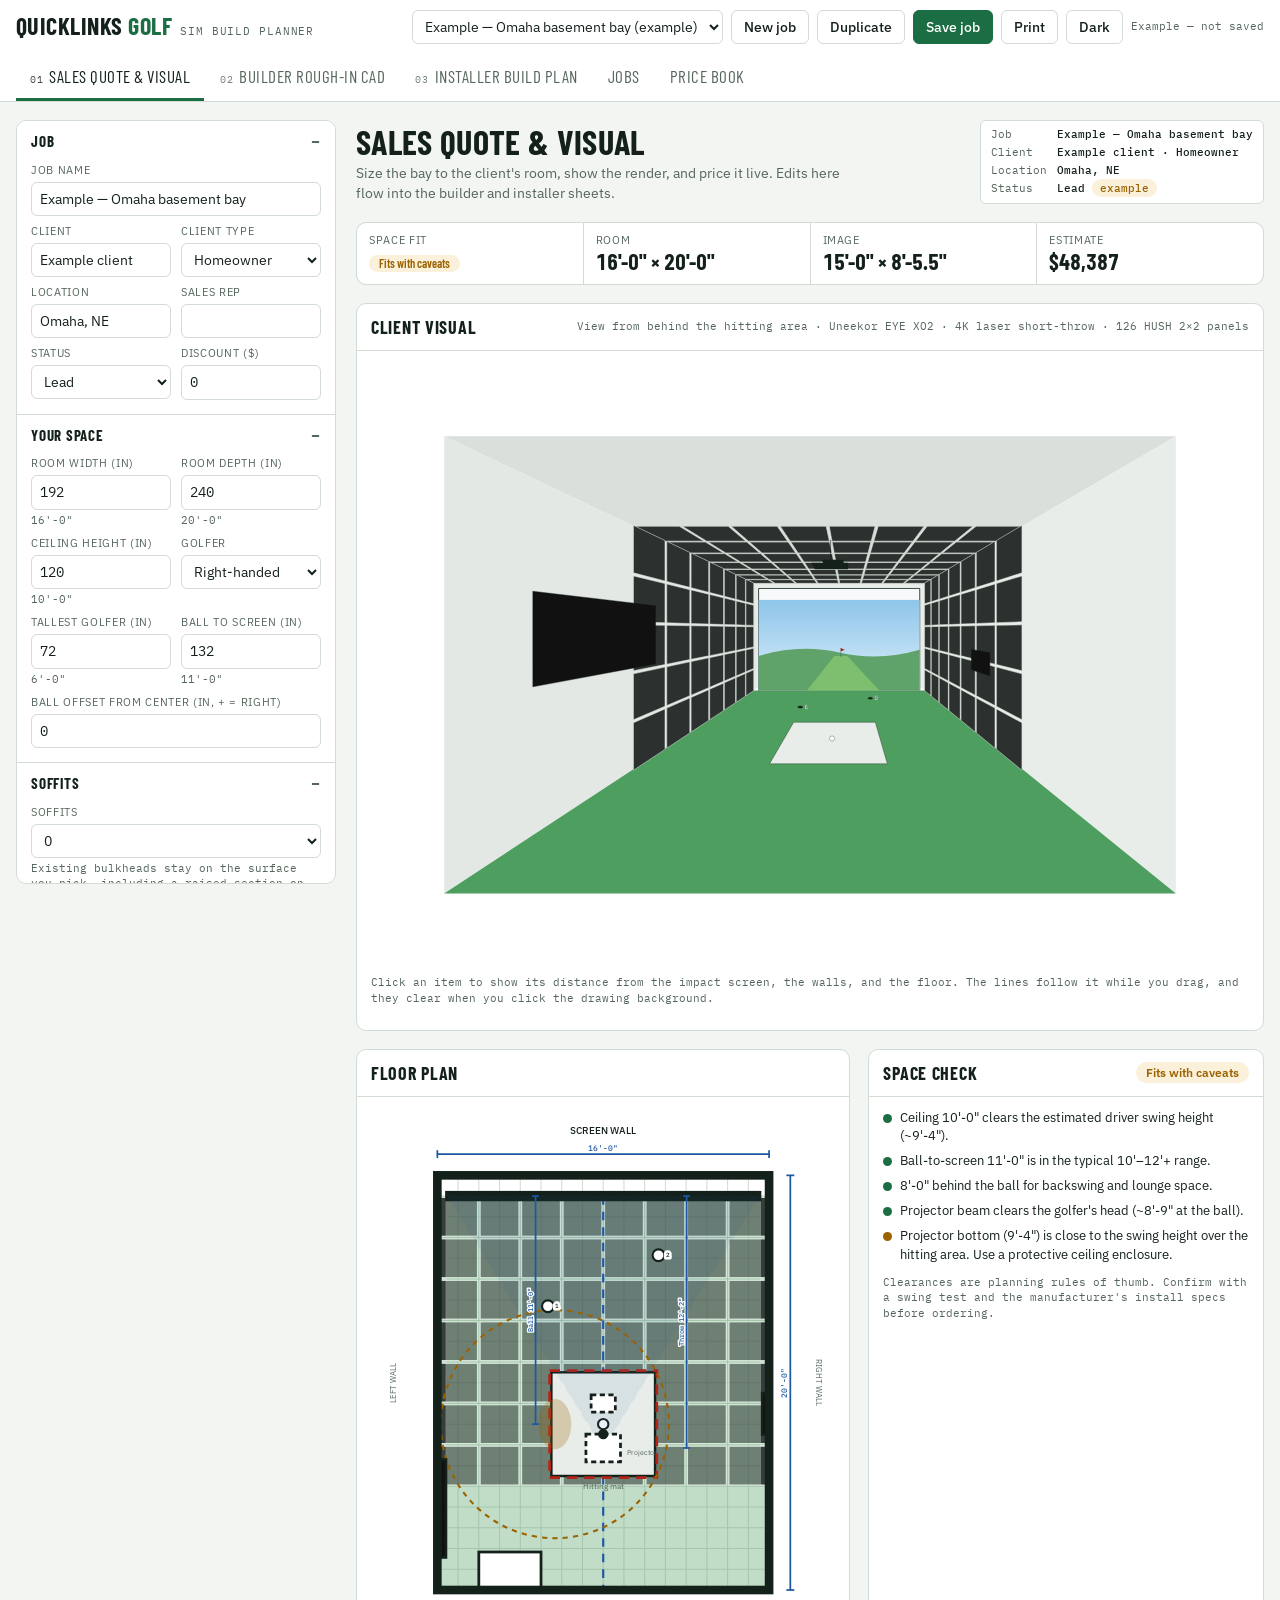
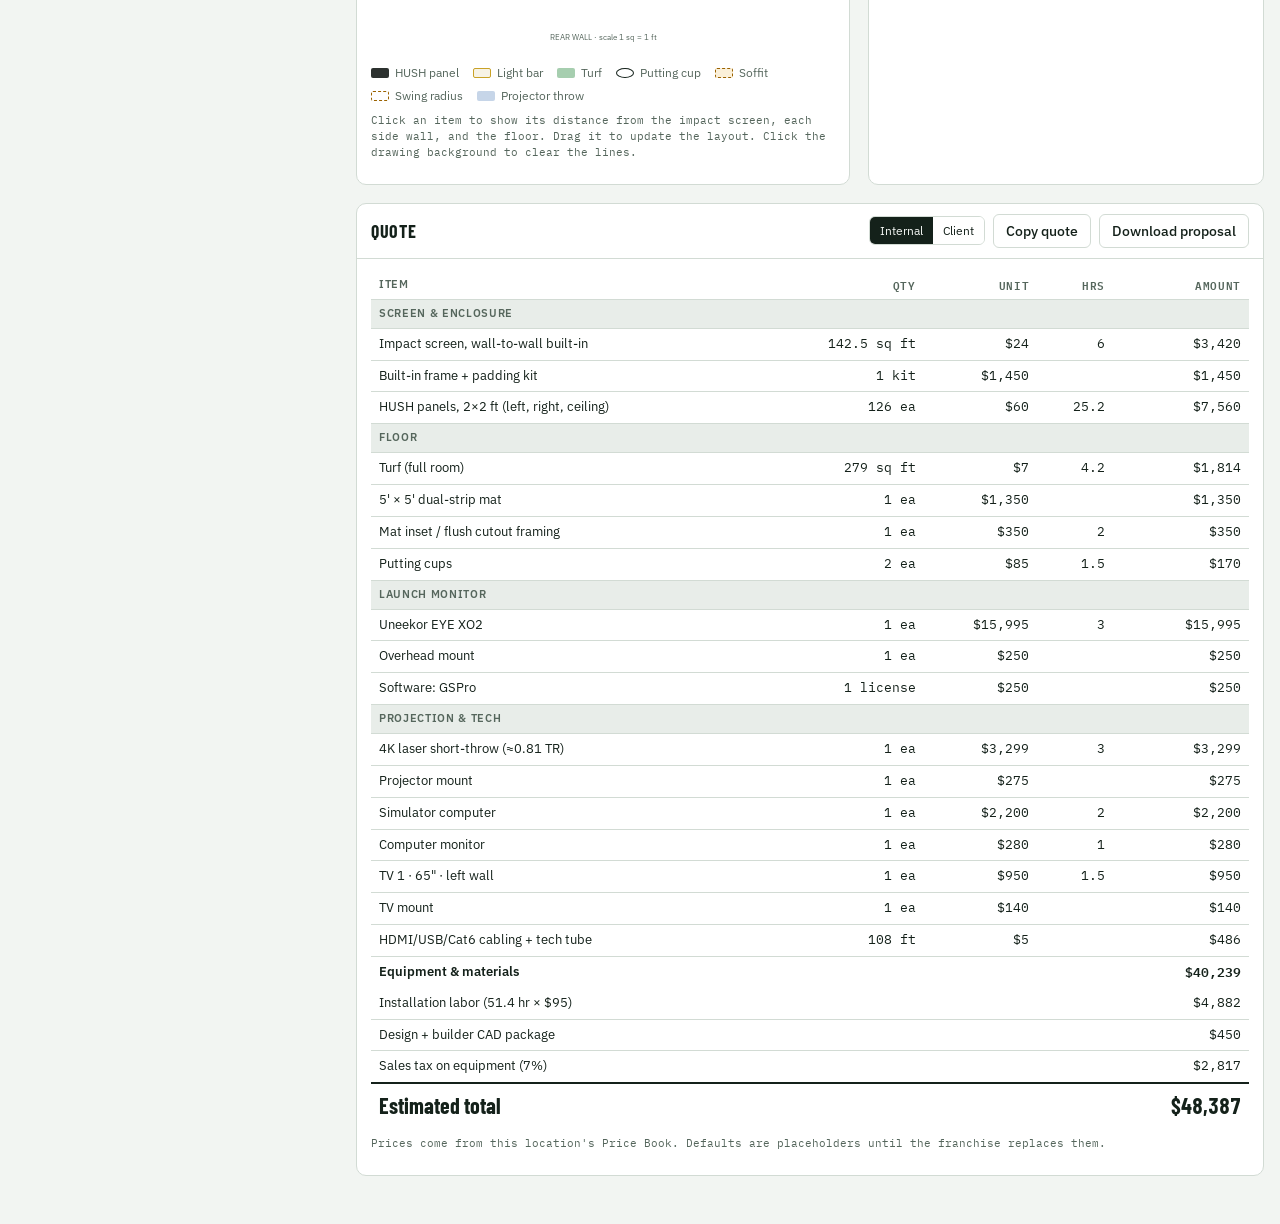
<file: QL Design Prototype/index.html>
<!doctype html>
<html lang="en">
<head>
<meta charset="utf-8">
<meta name="viewport" content="width=device-width, initial-scale=1, viewport-fit=cover">
<meta name="theme-color" content="#F2F5F2">
<title>QuickLinks Golf · Sim Build Planner</title>
<link rel="icon" href="data:image/svg+xml,%3Csvg xmlns='http://www.w3.org/2000/svg' viewBox='0 0 32 32'%3E%3Crect fill='%231B6E43' width='32' height='32'/%3E%3Ctext x='16' y='22' text-anchor='middle' font-size='14' font-family='Arial' fill='%23ffffff' font-weight='700'%3EQL%3C/text%3E%3C/svg%3E">
<link rel="preconnect" href="https://fonts.googleapis.com">
<link rel="preconnect" href="https://fonts.gstatic.com" crossorigin>
<link href="https://fonts.googleapis.com/css2?family=Barlow+Condensed:wght@600;700&family=IBM+Plex+Mono:wght@400;500&family=IBM+Plex+Sans:wght@400;500;600&display=swap" rel="stylesheet">
<link rel="stylesheet" href="styles.css">
<script>
try {
  const saved = JSON.parse(localStorage.getItem("ql_sim_planner_v1") || "{}");
  document.documentElement.setAttribute("data-theme", saved.theme || "light");
} catch (e) {
  document.documentElement.setAttribute("data-theme", "light");
}
</script>
</head>
<body>
<a class="skip" href="#sheet">Skip to content</a>
<header class="bar">
  <div class="wrap bar-in">
    <div class="brand"><b>QuickLinks <i>Golf</i></b><span>Sim Build Planner</span></div>
    <div class="jobpick">
      <select id="jobSel" aria-label="Open a job"></select>
      <button type="button" class="btn" id="newBtn">New job</button>
      <button type="button" class="btn" id="dupBtn">Duplicate</button>
      <button type="button" class="btn primary" id="saveBtn">Save job</button>
      <button type="button" class="btn ghost" id="printBtn">Print</button>
      <button type="button" class="btn ghost" id="themeBtn" aria-pressed="false">Dark</button>
      <span class="savestate" id="saveState"></span>
    </div>
  </div>
  <nav class="wrap tabs" role="tablist" aria-label="Planner sheets">
    <button type="button" role="tab" data-tab="sales"><small>01</small>Sales Quote &amp; Visual</button>
    <button type="button" role="tab" data-tab="builder"><small>02</small>Builder Rough-In CAD</button>
    <button type="button" role="tab" data-tab="installer"><small>03</small>Installer Build Plan</button>
    <button type="button" role="tab" data-tab="jobs">Jobs</button>
    <button type="button" role="tab" data-tab="prices">Price Book</button>
  </nav>
</header>
<main class="wrap">
  <aside class="spec" id="spec" aria-label="Build specification"></aside>
  <section class="sheet" id="sheet"></section>
</main>
<input id="importFile" type="file" accept="application/json,.json" hidden>
<div class="toast" id="toast" hidden></div>
<script src="app.js"></script>
</body>
</html>
</file>
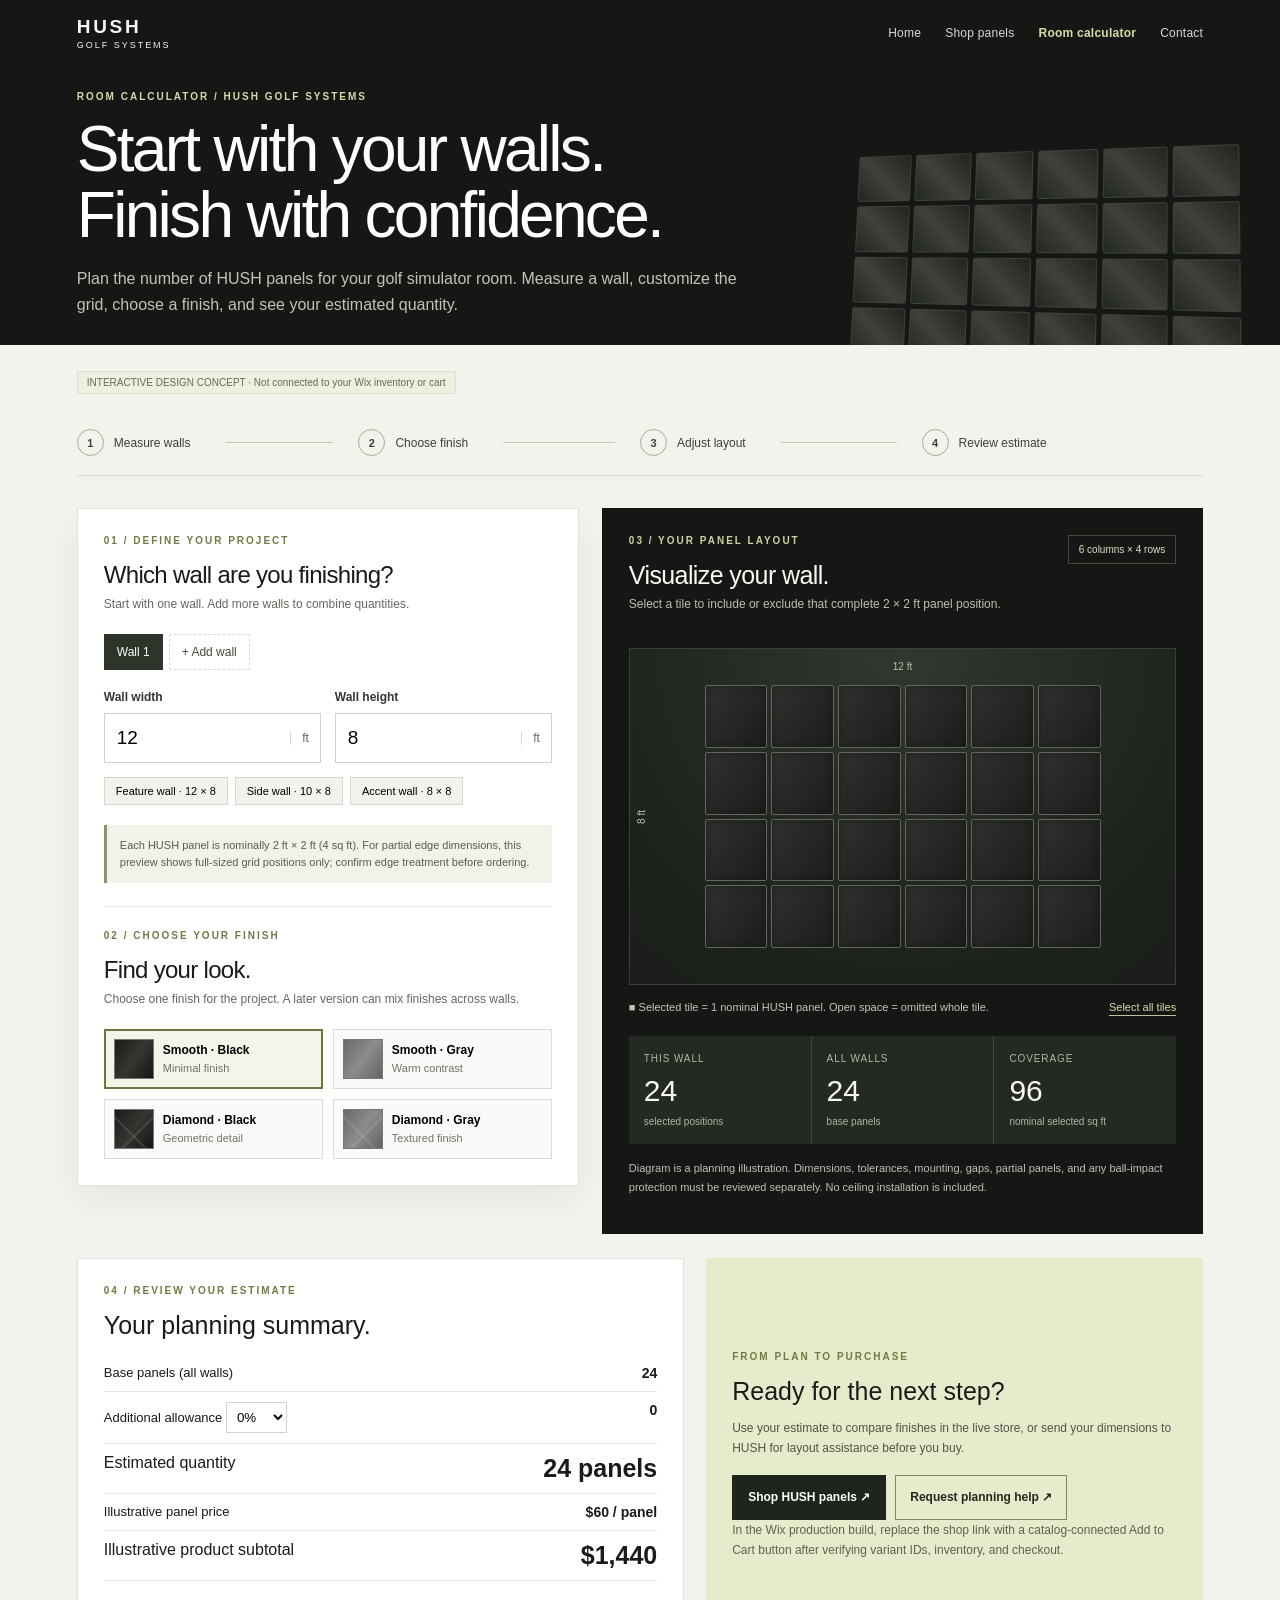
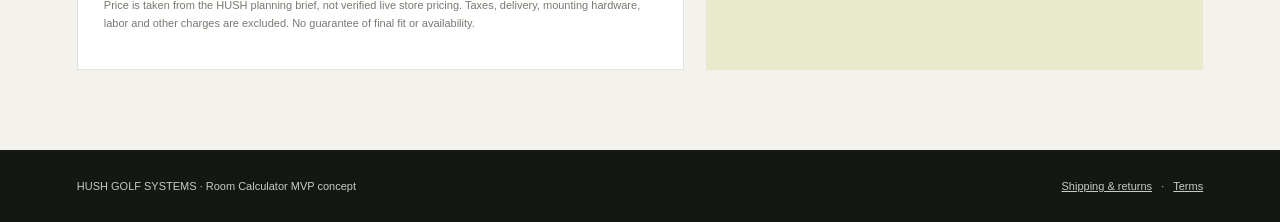
<file: QL Design Prototype/HUSH_Room_Calculator_MVP_Preview.html>
<!doctype html>
<html lang="en">
<head>
<meta charset="utf-8"><meta name="viewport" content="width=device-width, initial-scale=1"><meta name="theme-color" content="#151715">
<title>HUSH Golf Systems | Room Calculator — Interactive MVP Concept</title>
<style>
:root{--bg:#f4f2ed;--dark:#151715;--char:#1c1f1b;--ink:#191b18;--muted:#65685f;--olive:#727a43;--lime:#d5dca8;--line:#d5d7cb;--panel:#fff;--shadow:0 12px 34px rgba(13,16,11,.055)}
*{box-sizing:border-box}body{margin:0;background:var(--bg);font-family:Arial,Helvetica,sans-serif;color:var(--ink)}button,input{font:inherit}button{cursor:pointer}button:focus-visible,input:focus-visible,a:focus-visible{outline:3px solid #929f56;outline-offset:3px}
a{color:inherit;text-decoration:none}.wrap{max-width:1270px;width:88%;margin:0 auto}.nav{background:var(--dark);color:#f6f7f2;min-height:65px;display:flex;align-items:center}.nav-in{display:flex;align-items:center;justify-content:space-between;gap:18px}.logo{font-weight:750;letter-spacing:.14em;font-size:19px}.logo span{font-size:9px;letter-spacing:.22em;font-weight:400;display:block;margin-top:2px}.navlinks{display:flex;gap:24px;font-size:12px;letter-spacing:.02em;color:#d8d8d4}.navlinks strong{color:var(--lime)}.hero{background:var(--dark);color:#fff;position:relative;overflow:hidden}.hero-inner{display:grid;grid-template-columns:1.3fr .7fr;min-height:280px;align-items:center;gap:20px}.eyebrow{font-size:10px;letter-spacing:.2em;text-transform:uppercase;font-weight:700;color:var(--olive);display:block;margin-bottom:15px}.hero .eyebrow{color:#d5dca8}.hero h1{font-size:clamp(40px,5vw,70px);line-height:1.03;letter-spacing:-2.7px;font-weight:400;margin:0 0 17px}.hero p{font-size:16px;line-height:1.65;color:#bfc5b7;max-width:660px;margin:0}.hero-art{height:210px;align-self:end;display:grid;grid-template-columns:repeat(6,1fr);grid-template-rows:repeat(4,1fr);gap:5px;opacity:.8;transform:perspective(650px) rotateY(-14deg) rotateX(6deg) translate(25px,15px)}.hero-art i{background:linear-gradient(45deg,#242923,#484b43 48%,#22261f);border:1px solid #454d42;border-radius:2px}.steps{display:flex;gap:0;align-items:center;justify-content:space-between;border-bottom:1px solid var(--line);padding:22px 0 19px;margin-bottom:32px}.step{display:flex;align-items:center;gap:10px;flex:1;color:#3b4038;font-size:12px}.step b{width:27px;height:27px;border:1px solid #a4aa92;display:flex;align-items:center;justify-content:center;border-radius:50%;font-size:11px}.step:not(:last-child):after{content:'';height:1px;background:#c4c8b7;flex:1;margin:0 25px}.main{padding:26px 0 80px}.layout{display:grid;grid-template-columns:minmax(310px,0.91fr) minmax(370px,1.09fr);gap:23px;align-items:start}.panel{background:white;border:1px solid #e3e3dd;box-shadow:var(--shadow)}.section-pad{padding:26px}.sectionheading{font-size:24px;font-weight:400;margin:0 0 6px;letter-spacing:-.7px}.sub{font-size:12px;color:var(--muted);line-height:1.6;margin:0 0 20px}.walltabs{display:flex;flex-wrap:wrap;gap:6px;margin-bottom:20px}.walltab{border:1px solid #dadccf;background:#f4f4ee;border-radius:0;padding:10px 12px;font-size:12px}.walltab.active{background:#2d352a;color:#fff;border-color:#2d352a}.walltab.add{background:white;color:#424b39;border-style:dashed}.fields{display:grid;grid-template-columns:1fr 1fr;gap:14px;margin:12px 0}.field label{display:block;font-size:12px;font-weight:700;color:#33372f;margin:0 0 9px}.inputgroup{display:flex;border:1px solid #cfd3c9;align-items:center;background:#fff}.inputgroup input{border:0;outline:0;width:100%;min-width:0;padding:13px 12px;font-size:19px;line-height:1.15}.inputgroup span{font-size:12px;color:#666;padding:0 11px;border-left:1px solid #d7d9d1}.inputgroup:focus-within{outline:2px solid #b5c18c}.presetrow{display:flex;flex-wrap:wrap;gap:7px;margin-top:14px;margin-bottom:20px}.tinybtn{background:#f4f2ed;border:1px solid #d6d8cc;padding:7px 11px;font-size:11px}.tinybtn:hover{background:#e7e9df}.note{padding:12px 13px;background:#f1f2e9;font-size:11px;line-height:1.55;color:#565f48;border-left:3px solid #899467}.invalid{color:#a12c22;font-size:12px;min-height:0}.divider{height:1px;background:#e5e6de;margin:23px 0}.finishgrid{display:grid;grid-template-columns:1fr 1fr;gap:10px}.finish{border:1px solid #d9dcd2;background:#fafaf8;padding:9px;display:flex;align-items:center;text-align:left;gap:9px;font-size:12px}.finish[aria-pressed="true"]{border:2px solid #677740;background:#f3f5e9;padding:8px}.swatch{height:40px;width:40px;flex:none;border:1px solid #777;display:block;position:relative;overflow:hidden}.swatch.black{background:linear-gradient(125deg,#1a1b19,#343632,#161714)}.swatch.gray{background:linear-gradient(125deg,#686969,#8c8d8a,#626461)}.swatch.diamond:after,.tile.diamond:after{content:'';position:absolute;inset:0;background:repeating-linear-gradient(45deg,transparent 0 20px,rgba(255,255,255,.12) 21px 22px,transparent 23px 42px),repeating-linear-gradient(-45deg,transparent 0 20px,rgba(255,255,255,.12) 21px 22px,transparent 23px 42px);pointer-events:none}.finish strong{display:block;font-size:12px;margin-bottom:4px}.finish small{font-size:11px;color:#6f7368}.preview{background:var(--dark);color:#f8faf3;min-height:620px;padding:27px}.preview .eyebrow{color:#cbd3a0}.previewtop{display:flex;align-items:start;justify-content:space-between;gap:12px;margin-bottom:14px}.preview h2{font-weight:400;font-size:25px;letter-spacing:-.6px;margin:0 0 5px}.preview .sub{color:#bbc0b3}.pill{border:1px solid #434b3f;padding:8px 10px;color:#d9e1c2;font-size:10px;white-space:nowrap}.diagram-frame{border:1px solid #3a4037;background:radial-gradient(circle at 50% 0,#32372f 0,#20251f 62%,#1a1d19 100%);min-height:330px;display:flex;align-items:center;justify-content:center;padding:36px 30px;position:relative}.wallgrid{display:grid;gap:4px;width:100%;max-width:520px;max-height:300px;justify-content:center;align-content:center}.tile{min-width:0;aspect-ratio:1/1;position:relative;border:1px solid #61675f;background:#232523;border-radius:2px;padding:0;box-shadow:inset 0 0 9px rgba(0,0,0,.3)}.tile.black{background:linear-gradient(125deg,#2f312e,#1c1e1b)}.tile.gray{background:linear-gradient(125deg,#969894,#626661)}.tile.off{border:1px dashed #5b6257;background:#22261f;opacity:.52;box-shadow:none}.tile.off:after{display:none}.tile:hover{outline:2px solid #dde5ab;outline-offset:0}.ruler{position:absolute;font-size:10px;color:#b8c0af}.ruler.top{top:12px;left:50%;transform:translateX(-50%)}.ruler.side{left:5px;top:50%;transform:translateY(-50%) rotate(-90deg)}.diagram-help{display:flex;justify-content:space-between;gap:12px;font-size:11px;color:#c1c6b8;margin-top:14px;line-height:1.5}.diagram-help button{border:0;border-bottom:1px solid #b7c49a;background:transparent;color:#d5dca8;padding:0;font-size:11px}.metrics{display:grid;grid-template-columns:repeat(3,1fr);gap:1px;background:#41463d;margin-top:20px}.metric{background:#242923;padding:17px 15px}.metric small{display:block;font-size:10px;letter-spacing:.09em;text-transform:uppercase;color:#aeb9a0;margin-bottom:10px}.metric strong{display:block;font-weight:400;font-size:30px}.metric span{font-size:10px;color:#adb8a1;display:block;margin-top:8px}.bottom{display:grid;grid-template-columns:1.1fr .9fr;gap:22px;margin-top:24px}.summary{padding:26px;background:white;border:1px solid #e1e2db}.summary h2{font-size:25px;font-weight:400;margin:0 0 15px}.sumrow{display:flex;justify-content:space-between;border-bottom:1px solid #e6e7e0;padding:10px 0;font-size:13px;gap:10px}.sumrow strong{font-size:14px}.sumrow.total{font-size:16px}.sumrow.total strong{font-size:25px}.callout{background:#e7eacb;padding:26px;display:flex;flex-direction:column;align-items:start;justify-content:center}.callout h2{font-size:25px;font-weight:400;margin:0 0 12px}.callout p{font-size:12px;line-height:1.7;color:#505648;margin:0 0 16px}.primary{display:inline-flex;align-items:center;justify-content:center;gap:7px;min-height:45px;background:#1d251c;color:#fff;border:0;padding:10px 16px;font-size:12px;font-weight:700}.secondary{display:inline-flex;align-items:center;justify-content:center;min-height:43px;border:1px solid #7e8864;background:transparent;color:#212a1f;padding:10px 14px;font-size:12px;font-weight:700}.cta-row{display:flex;gap:9px;flex-wrap:wrap}.legal{font-size:11px;line-height:1.65;color:#777a70;margin-top:15px}.footer{background:var(--dark);padding:30px 0;color:#c7cbbf}.footer .wrap{display:flex;justify-content:space-between;gap:20px;font-size:11px;align-items:center}.footer a{text-decoration:underline}.remove{border:0;background:transparent;color:#8b3932;text-decoration:underline;font-size:11px;padding:0;margin-top:12px}.previewtag{font-size:10px;color:#626d50;background:#edf0e1;border:1px solid #dce4c8;padding:5px 9px;display:inline-block;margin-bottom:13px}.mobilehelp{display:none}
@media(max-width:800px){.navlinks{display:none}.hero-inner{grid-template-columns:1fr;min-height:260px;padding:37px 0}.hero-art{display:none}.layout,.bottom{grid-template-columns:1fr}.wrap{width:92%}.steps{gap:10px}.step{font-size:10px}.step:not(:last-child):after{margin:0 5px}.preview{min-height:0}.hero h1{letter-spacing:-1.6px}.diagram-frame{padding:30px 20px}.metric strong{font-size:25px}.mobilehelp{display:block}}
@media(max-width:430px){.section-pad,.preview,.summary,.callout{padding:19px}.steps .step:not(:last-child):after{display:none}.fields{gap:9px}.finishgrid{grid-template-columns:1fr 1fr}.finish{flex-direction:column;align-items:start}.swatch{width:100%;height:32px}.metric{padding:13px 9px}.metric strong{font-size:23px}.diagram-frame{padding:34px 12px}.previewtop{flex-direction:column}.footer .wrap{flex-direction:column;align-items:flex-start}}
@media print{.nav,.hero-art,.steps,.walltabs,.presetrow,.finishgrid,.callout,.footer,.remove,.diagram-help button,.previewtag{display:none!important}.layout,.bottom{grid-template-columns:1fr 1fr!important}.wrap{width:100%}.hero-inner{min-height:0;padding:12px}.main{padding:8px}.preview{print-color-adjust:exact;-webkit-print-color-adjust:exact}.diagram-frame{min-height:260px}}
</style>
</head>
<body>
<header class="nav"><div class="wrap nav-in"><a class="logo" href="https://www.hushgolfsystems.com/home" aria-label="HUSH Golf Systems home">HUSH <span>GOLF SYSTEMS</span></a><nav class="navlinks" aria-label="Main navigation"><a href="https://www.hushgolfsystems.com/home">Home</a><a href="https://www.hushgolfsystems.com/category/all-products">Shop panels</a><strong>Room calculator</strong><a href="mailto:support@hushgolf.com">Contact</a></nav></div></header>
<section class="hero"><div class="wrap hero-inner"><div><span class="eyebrow">Room calculator / HUSH Golf Systems</span><h1>Start with your walls.<br>Finish with confidence.</h1><p>Plan the number of HUSH panels for your golf simulator room. Measure a wall, customize the grid, choose a finish, and see your estimated quantity.</p></div><div aria-hidden="true" class="hero-art" id="heroart"></div></div></section>
<main class="wrap main">
<div class="previewtag">INTERACTIVE DESIGN CONCEPT · Not connected to your Wix inventory or cart</div>
<div class="steps" aria-label="Four simple steps"><div class="step"><b>1</b>Measure walls</div><div class="step"><b>2</b>Choose finish</div><div class="step"><b>3</b>Adjust layout</div><div class="step"><b>4</b>Review estimate</div></div>
<div class="layout">
<section class="panel section-pad" aria-labelledby="section-measure"><span class="eyebrow">01 / Define your project</span><h2 class="sectionheading" id="section-measure">Which wall are you finishing?</h2><p class="sub">Start with one wall. Add more walls to combine quantities.</p><div id="walltabs" class="walltabs" role="group" aria-label="Choose wall"></div>
<div class="fields"><div class="field"><label for="wallwidth">Wall width</label><div class="inputgroup"><input type="number" id="wallwidth" inputmode="decimal" min="1" max="60" step="0.5" value="12"><span>ft</span></div></div><div class="field"><label for="wallheight">Wall height</label><div class="inputgroup"><input type="number" id="wallheight" inputmode="decimal" min="1" max="24" step="0.5" value="8"><span>ft</span></div></div></div>
<p id="error" class="invalid" role="alert"></p>
<div class="presetrow"><button type="button" class="tinybtn" data-preset="12,8">Feature wall · 12 × 8</button><button type="button" class="tinybtn" data-preset="10,8">Side wall · 10 × 8</button><button type="button" class="tinybtn" data-preset="8,8">Accent wall · 8 × 8</button></div>
<div class="note">Each HUSH panel is nominally 2 ft × 2 ft (4 sq ft). For partial edge dimensions, this preview shows full-sized grid positions only; confirm edge treatment before ordering.</div>
<button type="button" class="remove" id="removewall" hidden>Remove this wall from project</button>
<div class="divider"></div><span class="eyebrow">02 / Choose your finish</span><h2 class="sectionheading">Find your look.</h2><p class="sub">Choose one finish for the project. A later version can mix finishes across walls.</p>
<div id="finishgrid" class="finishgrid" role="group" aria-label="Panel style and color"><button type="button" class="finish" data-finish="smooth-black" aria-pressed="true"><i class="swatch black"></i><span><strong>Smooth · Black</strong><small>Minimal finish</small></span></button><button type="button" class="finish" data-finish="smooth-gray" aria-pressed="false"><i class="swatch gray"></i><span><strong>Smooth · Gray</strong><small>Warm contrast</small></span></button><button type="button" class="finish" data-finish="diamond-black" aria-pressed="false"><i class="swatch black diamond"></i><span><strong>Diamond · Black</strong><small>Geometric detail</small></span></button><button type="button" class="finish" data-finish="diamond-gray" aria-pressed="false"><i class="swatch gray diamond"></i><span><strong>Diamond · Gray</strong><small>Textured finish</small></span></button></div>
</section>
<section class="preview" aria-labelledby="section-preview"><div class="previewtop"><div><span class="eyebrow">03 / Your panel layout</span><h2 id="section-preview">Visualize your wall.</h2><p class="sub">Select a tile to include or exclude that complete 2 × 2 ft panel position.</p></div><span class="pill" id="gridlabel">6 columns × 4 rows</span></div><div class="diagram-frame"><span class="ruler top" id="rulertop">12 ft</span><span class="ruler side" id="rulerside">8 ft</span><div class="wallgrid" id="wallgrid" role="group" aria-label="Interactive wall panel grid"></div></div><div class="diagram-help"><span><span aria-hidden="true">■</span> Selected tile = 1 nominal HUSH panel. Open space = omitted whole tile.</span><button type="button" id="selectall">Select all tiles</button></div><p id="edge-warning" class="legal" role="status" style="display:none;color:#e1dfa9"></p><div class="metrics" aria-live="polite"><div class="metric"><small>This wall</small><strong id="wallpanelcount">24</strong><span>selected positions</span></div><div class="metric"><small>All walls</small><strong id="allpanelcount">24</strong><span>base panels</span></div><div class="metric"><small>Coverage</small><strong id="areasqft">96</strong><span>nominal selected sq ft</span></div></div><p class="legal" style="color:#bdc2b6">Diagram is a planning illustration. Dimensions, tolerances, mounting, gaps, partial panels, and any ball-impact protection must be reviewed separately. No ceiling installation is included.</p></section>
</div>
<div class="bottom"><section class="summary" aria-labelledby="summaryheading"><span class="eyebrow">04 / Review your estimate</span><h2 id="summaryheading">Your planning summary.</h2><div class="sumrow"><span>Base panels (all walls)</span><strong id="sum-base">24</strong></div><div class="sumrow"><span>Additional allowance <select id="allowance" aria-label="Additional order allowance" style="padding:6px;border:1px solid #d0d5c4;background:white"><option value="0">0%</option><option value="5">5%</option><option value="10">10%</option></select></span><strong id="sum-extra">0</strong></div><div class="sumrow total"><span>Estimated quantity</span><strong id="sum-quantity">24 panels</strong></div><div class="sumrow"><span>Illustrative panel price</span><strong>$60 / panel</strong></div><div class="sumrow total"><span>Illustrative product subtotal</span><strong id="sum-price">$1,440</strong></div><p class="legal">Price is taken from the HUSH planning brief, not verified live store pricing. Taxes, delivery, mounting hardware, labor and other charges are excluded. No guarantee of final fit or availability.</p></section>
<aside class="callout"><span class="eyebrow">From plan to purchase</span><h2>Ready for the next step?</h2><p>Use your estimate to compare finishes in the live store, or send your dimensions to HUSH for layout assistance before you buy.</p><div class="cta-row"><a class="primary" href="https://www.hushgolfsystems.com/category/all-products" target="_blank" rel="noopener">Shop HUSH panels ↗</a><button type="button" class="secondary" id="help">Request planning help ↗</button></div><p class="legal" style="color:#5b6352">In the Wix production build, replace the shop link with a catalog-connected Add to Cart button after verifying variant IDs, inventory, and checkout.</p></aside></div>
</main>
<footer class="footer"><div class="wrap"><span>HUSH GOLF SYSTEMS · Room Calculator MVP concept</span><span><a href="https://www.hushgolfsystems.com/shipping-returns">Shipping & returns</a> &nbsp; · &nbsp; <a href="https://www.hushgolfsystems.com/terms-conditions">Terms</a></span></div></footer>
<script>
'use strict';
const el=(id)=>document.getElementById(id);
const model={walls:[{id:1,name:'Wall 1',width:12,height:8,excluded:new Set()}],activeId:1,nextId:2,finish:'smooth-black',allowance:0};
const money=(n)=>'$'+Math.round(n).toLocaleString('en-US');
const isValid=(w)=>Number.isFinite(w.width)&&Number.isFinite(w.height)&&w.width>0&&w.height>0&&w.width<=60&&w.height<=24&&Math.ceil(w.width/2)*Math.ceil(w.height/2)<=400;
const gridSize=(w)=>({cols:Math.ceil(w.width/2),rows:Math.ceil(w.height/2)});
const selected=(w)=>{if(!isValid(w))return 0;const {cols,rows}=gridSize(w);return Math.max(0,cols*rows-[...w.excluded].filter(i=>i>=0&&i<cols*rows).length)};
const active=()=>model.walls.find(w=>w.id===model.activeId);
const count=()=>model.walls.reduce((total,w)=>total+selected(w),0);
function renderTabs(){const tabs=el('walltabs');tabs.innerHTML='';for(const wall of model.walls){const b=document.createElement('button');b.type='button';b.className='walltab'+(wall.id===model.activeId?' active':'');b.textContent=wall.name;b.setAttribute('aria-pressed',String(wall.id===model.activeId));b.addEventListener('click',()=>{model.activeId=wall.id;render()});tabs.appendChild(b)}const add=document.createElement('button');add.type='button';add.className='walltab add';add.textContent='+ Add wall';add.addEventListener('click',()=>{if(model.walls.length>=8){alert('The MVP preview supports up to 8 walls.');return}const id=model.nextId++;model.walls.push({id,name:`Wall ${id}`,width:10,height:8,excluded:new Set()});model.activeId=id;render()});tabs.appendChild(add);el('removewall').hidden=model.walls.length<2;}
function renderGrid(){const w=active(),grid=el('wallgrid');grid.replaceChildren();if(!isValid(w)){el('error').textContent='Enter a wall width from 1 to 60 ft and height from 1 to 24 ft (max 400 panel positions).';el('edge-warning').style.display='none';el('gridlabel').textContent='Enter valid dimensions';el('rulertop').textContent='—';el('rulerside').textContent='—';return}el('error').textContent='';const edge=el('edge-warning');const uneven=(Math.abs(w.width/2-Math.round(w.width/2))>1e-8)||(Math.abs(w.height/2-Math.round(w.height/2))>1e-8);edge.style.display=uneven?'block':'none';edge.textContent=uneven?'Edge review required: at least one dimension is not a multiple of 2 ft. Outer positions are whole nominal panels, not approved cuts or guaranteed fit.':'';const {cols,rows}=gridSize(w);grid.style.gridTemplateColumns=`repeat(${cols},minmax(0,1fr))`;grid.style.maxWidth=`${Math.min(520,cols*66)}px`;el('gridlabel').textContent=`${cols} columns × ${rows} rows`;el('rulertop').textContent=`${w.width} ft`;el('rulerside').textContent=`${w.height} ft`;const parts=model.finish.split('-');const frag=document.createDocumentFragment();for(let i=0;i<cols*rows;i++){const b=document.createElement('button');b.type='button';b.className=`tile ${parts[0]} ${parts[1]}${w.excluded.has(i)?' off':''}`;b.setAttribute('aria-label',`Row ${Math.floor(i/cols)+1}, column ${i%cols+1}: ${w.excluded.has(i)?'excluded':'included'}; toggle whole panel position`);b.setAttribute('aria-pressed',String(!w.excluded.has(i)));b.title=`Row ${Math.floor(i/cols)+1}, column ${i%cols+1}: click to ${w.excluded.has(i)?'include':'exclude'}`;b.addEventListener('click',()=>{if(w.excluded.has(i))w.excluded.delete(i);else w.excluded.add(i);renderGrid();renderSummary()});frag.appendChild(b)}grid.appendChild(frag);}
function renderSummary(){const base=count();const extra=Math.ceil(base*model.allowance/100);const qty=base+extra;el('wallpanelcount').textContent=selected(active());el('allpanelcount').textContent=base;el('areasqft').textContent=base*4;el('sum-base').textContent=base;el('sum-extra').textContent=extra;el('sum-quantity').textContent=`${qty} panels`;el('sum-price').textContent=money(qty*60);}
function render(){renderTabs();const w=active();el('wallwidth').value=Number.isFinite(w.width)?String(w.width):'';el('wallheight').value=Number.isFinite(w.height)?String(w.height):'';el('allowance').value=String(model.allowance);document.querySelectorAll('[data-finish]').forEach(b=>b.setAttribute('aria-pressed',String(b.dataset.finish===model.finish)));renderGrid();renderSummary()}
for(const id of ['wallwidth','wallheight']){el(id).addEventListener('input',()=>{const w=active();w[id==='wallwidth'?'width':'height']=el(id).value.trim()===''?NaN:Number(el(id).value);w.excluded.clear();renderGrid();renderSummary()})}
document.querySelectorAll('[data-preset]').forEach(b=>b.addEventListener('click',()=>{const [width,height]=b.dataset.preset.split(',').map(Number);Object.assign(active(),{width,height,excluded:new Set()});render()}));
document.querySelectorAll('[data-finish]').forEach(b=>b.addEventListener('click',()=>{model.finish=b.dataset.finish;render()}));
el('allowance').addEventListener('change',()=>{model.allowance=Number(el('allowance').value);renderSummary()});
el('selectall').addEventListener('click',()=>{active().excluded.clear();renderGrid();renderSummary()});
el('removewall').addEventListener('click',()=>{model.walls=model.walls.filter(w=>w.id!==model.activeId);model.activeId=model.walls[0].id;render()});
el('help').addEventListener('click',()=>{const base=count(),extra=Math.ceil(base*model.allowance/100),lines=model.walls.map(w=>`${w.name}: ${w.width}ft × ${w.height}ft, ${selected(w)} selected nominal panel positions`);const subject=encodeURIComponent('HUSH Golf Systems — Room Calculator layout review');const body=encodeURIComponent(`Hi HUSH,\n\nPlease review this preliminary plan:\n${lines.join('\n')}\nFinish: ${model.finish.replace('-',' / ')}\nExtra allowance: ${model.allowance}% (${extra} extra)\nEstimated quantity: ${base+extra} panels\n\nPlease advise on clearances, edges, installation and final panel quantities.\n\nThanks!`);location.href=`mailto:support@hushgolf.com?subject=${subject}&body=${body}`});
el('heroart').innerHTML='<i></i>'.repeat(24);render();
</script>
</body>
</html>
</file>
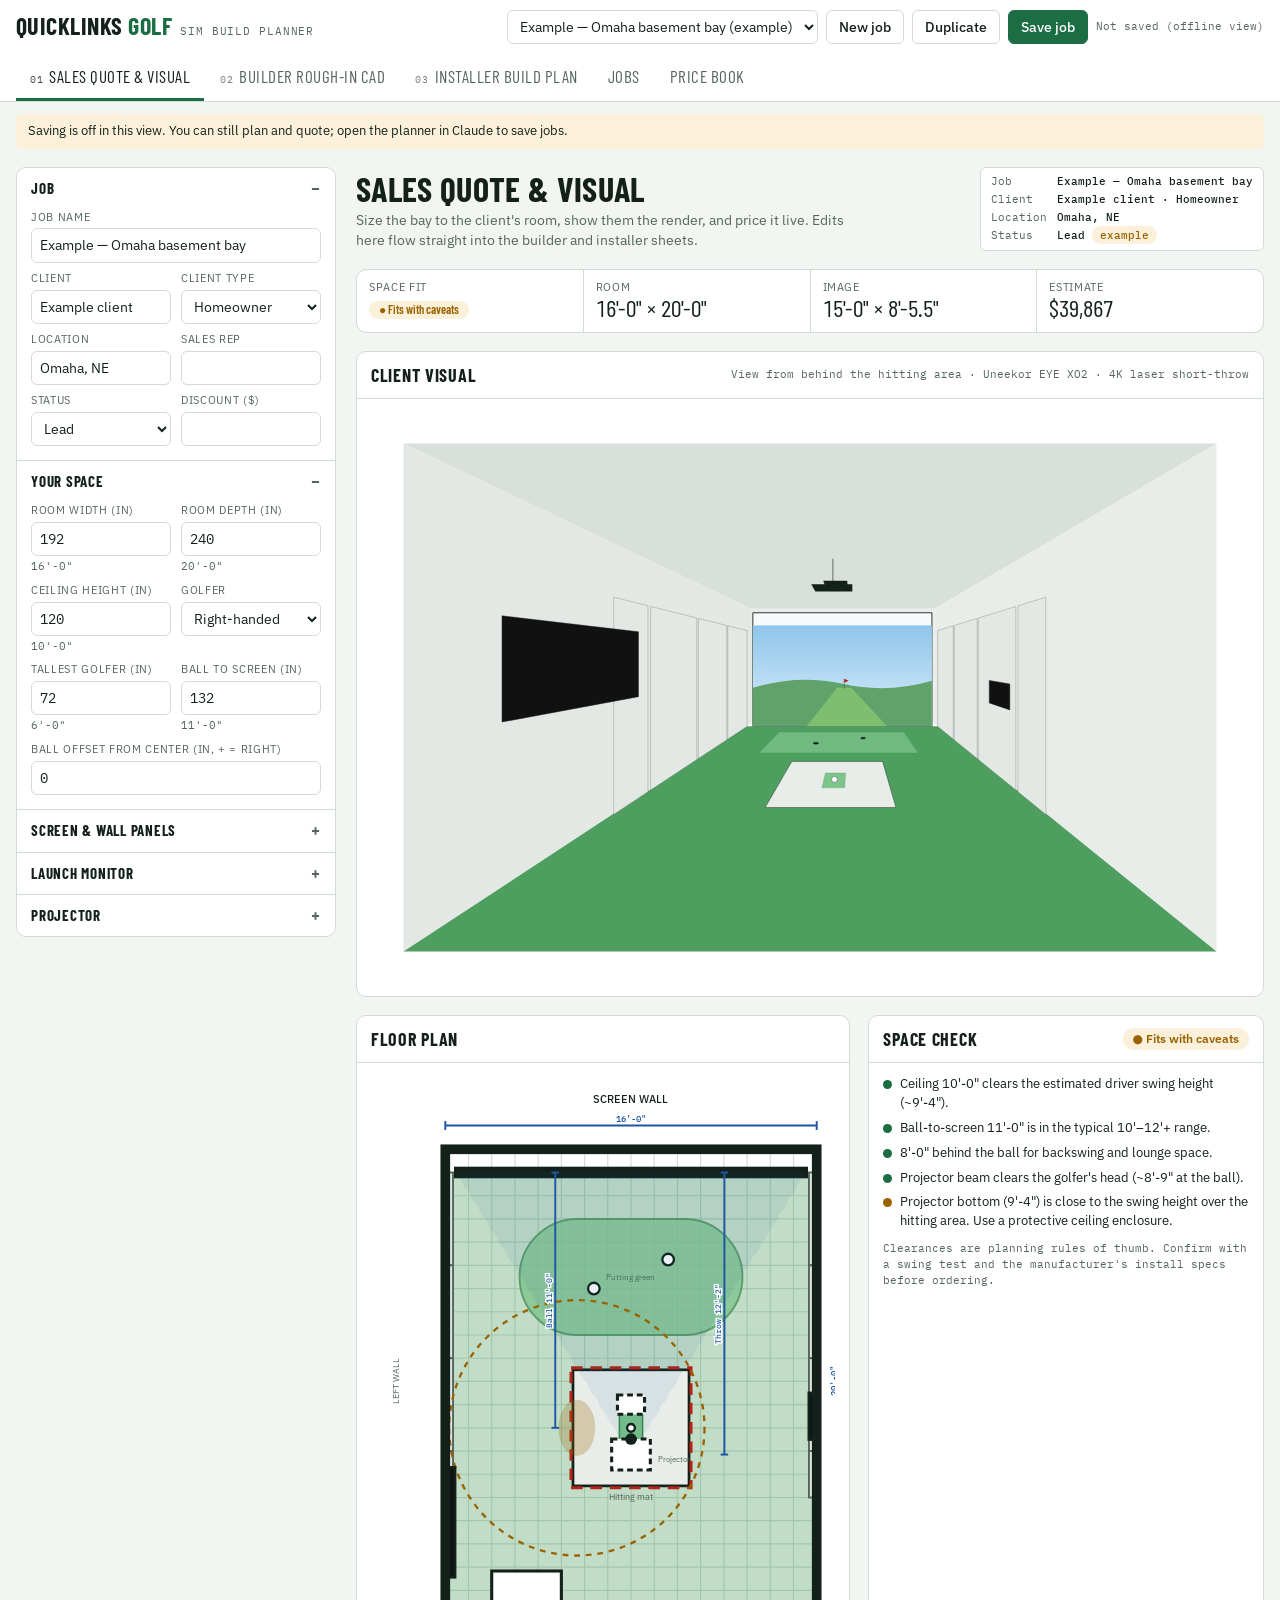
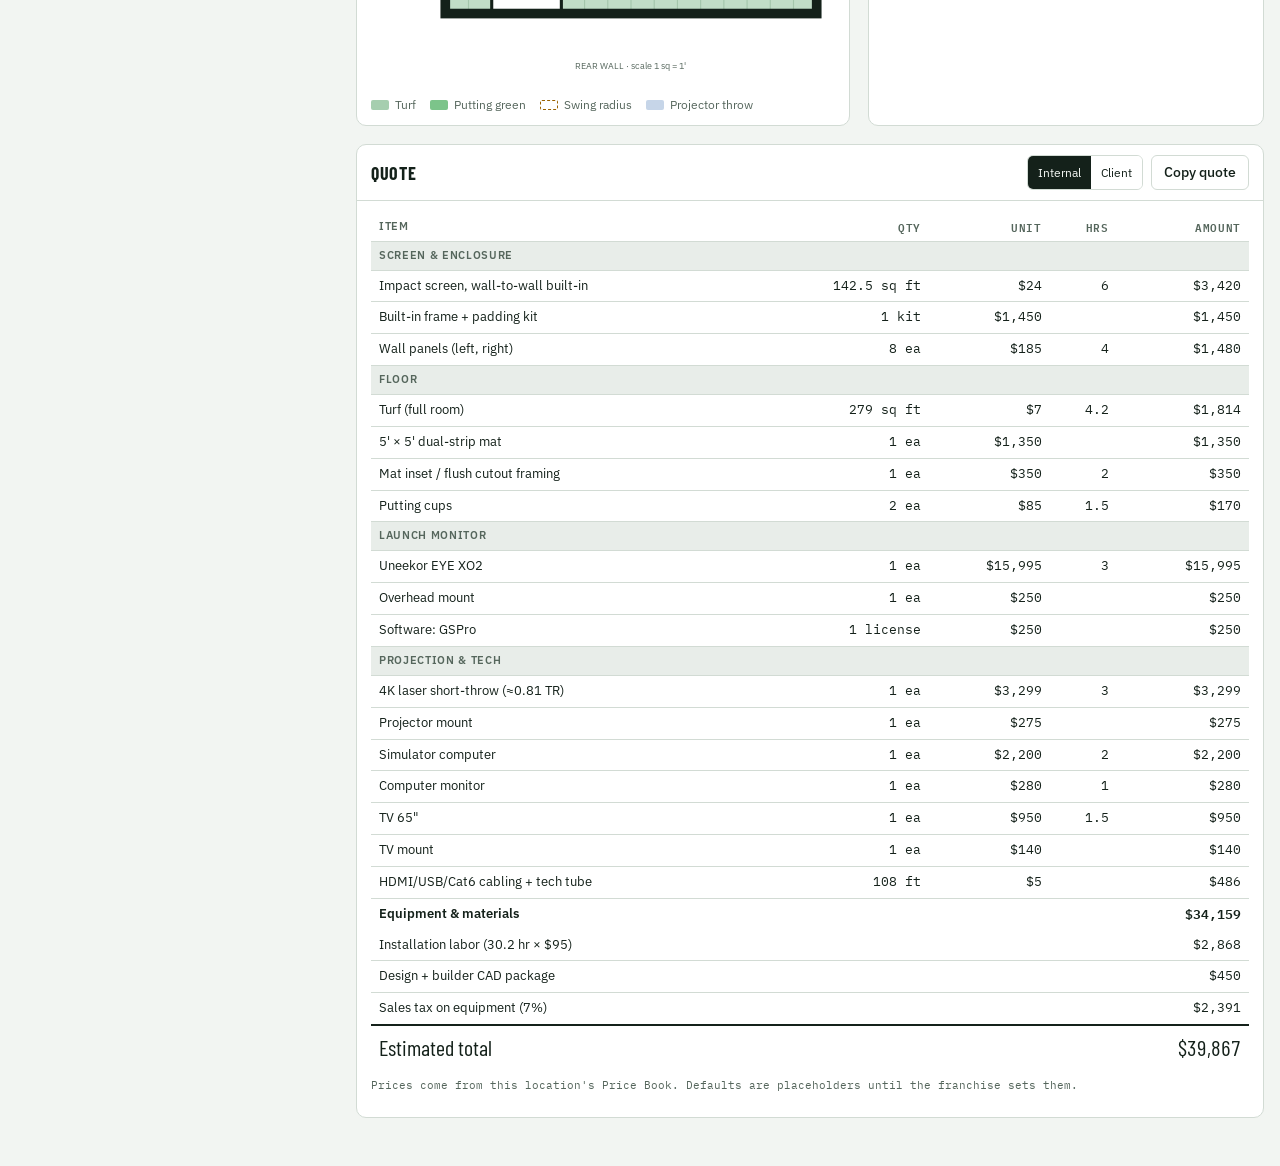
<file: QL Design Prototype/QuickLinks Sim Planner (1).html>
<!doctype html><html><head><meta charset=utf8><meta name=viewport content="width=device-width,initial-scale=1,viewport-fit=cover"><style>:root{color-scheme:light;box-sizing:border-box;padding-top:env(safe-area-inset-top,0px);padding-bottom:env(safe-area-inset-bottom,0px)}html{scroll-padding-top:env(safe-area-inset-top,0px)}body{margin:0;padding:0;font:14px -apple-system,BlinkMacSystemFont,sans-serif;background:#fff;color:#000}img{max-width:100%}[hidden]:not([hidden=until-found i]){display:none!important}</style></head><body>
<title>QuickLinks Sim Planner</title>
<meta name="claude:viewport-fit-sides" content="cover">
<link rel="preconnect" href="https://fonts.googleapis.com">
<link rel="stylesheet" href="https://fonts.googleapis.com/css2?family=Barlow+Condensed:wght@600;700&family=IBM+Plex+Sans:wght@400;500;600&family=IBM+Plex+Mono:wght@400;500&display=swap">
<style>
/* Layout: sticky job bar + tabs; spec sidebar (shared across all three sheets) beside the active sheet; stacks on phones */
:root{
  --paper:#F2F5F2; --surface:#FFFFFF; --sunk:#E8EDE9; --ink:#14211A; --muted:#55665C; --line:#D2DBD4;
  --fair:#1B6E43; --fair-ink:#FFFFFF; --fair-soft:#DCEEE3; --turf:#4E9E5F; --turf2:#3B8A4D; --green:#7CC48A;
  --cad:#1D57A3; --cad-soft:#E3ECF8; --backing:#C2701A; --elec:#C0262D; --data:#6B3FB3; --tube:#0E8A8A;
  --warn:#9A6200; --warn-soft:#FBF0D9; --bad:#B42318; --bad-soft:#FBE4E1; --good:#1B6E43; --good-soft:#DCEEE3;
  --wallfill:#E3E8E4; --ceil:#D9DFDA; --screen:#F7F9FA; --sky1:#8EC5EA; --sky2:#DCEFFA; --hill:#5FA36A; --fairway:#7DBF6E;
  --display:"Barlow Condensed","Arial Narrow",Arial,sans-serif; --body:"IBM Plex Sans",system-ui,-apple-system,"Segoe UI",sans-serif; --mono:"IBM Plex Mono",ui-monospace,Menlo,Consolas,monospace;
}
@media (prefers-color-scheme: dark){:root:not([data-theme="light"]){
  --paper:#0E1411; --surface:#151D19; --sunk:#1C2621; --ink:#E4ECE7; --muted:#93A59A; --line:#2B3832;
  --fair:#4CBB80; --fair-ink:#08130D; --fair-soft:#183427; --turf:#2F6B3C; --turf2:#275B33; --green:#3F8A50;
  --cad:#78A9EE; --cad-soft:#17253A; --backing:#E89A47; --elec:#F06A6F; --data:#B193EA; --tube:#3CC3C3;
  --warn:#E6B04B; --warn-soft:#33280F; --bad:#F2796D; --bad-soft:#3A1916; --good:#4CBB80; --good-soft:#183427;
  --wallfill:#222D27; --ceil:#1B231F; --screen:#2A3530; --sky1:#2F5F86; --sky2:#5D8DB0; --hill:#2F6B3C; --fairway:#3F8A50; color-scheme:dark}}
:root[data-theme="dark"]{
  --paper:#0E1411; --surface:#151D19; --sunk:#1C2621; --ink:#E4ECE7; --muted:#93A59A; --line:#2B3832;
  --fair:#4CBB80; --fair-ink:#08130D; --fair-soft:#183427; --turf:#2F6B3C; --turf2:#275B33; --green:#3F8A50;
  --cad:#78A9EE; --cad-soft:#17253A; --backing:#E89A47; --elec:#F06A6F; --data:#B193EA; --tube:#3CC3C3;
  --warn:#E6B04B; --warn-soft:#33280F; --bad:#F2796D; --bad-soft:#3A1916; --good:#4CBB80; --good-soft:#183427;
  --wallfill:#222D27; --ceil:#1B231F; --screen:#2A3530; --sky1:#2F5F86; --sky2:#5D8DB0; --hill:#2F6B3C; --fairway:#3F8A50; color-scheme:dark}
*{box-sizing:border-box}
body{background:var(--paper);color:var(--ink);font-family:var(--body);font-size:14px;line-height:1.45}
body::before{content:"";position:fixed;inset:0 0 auto;height:env(safe-area-inset-top,0px);z-index:10;background:var(--surface)}
button,input,select,textarea{font:inherit;color:inherit}
:focus-visible{outline:2px solid var(--fair);outline-offset:2px}
.wrap{padding-left:max(16px,env(safe-area-inset-left,0px));padding-right:max(16px,env(safe-area-inset-right,0px))}
header.bar{position:sticky;top:env(safe-area-inset-top,0px);z-index:5;background:var(--surface);border-bottom:1px solid var(--line)}
.bar-in{display:flex;flex-wrap:wrap;align-items:center;gap:10px 14px;padding-block:10px}
.brand{display:flex;align-items:baseline;gap:8px;margin-right:auto}
.brand b{font-family:var(--display);font-size:24px;letter-spacing:.02em;text-transform:uppercase;line-height:1}
.brand b i{font-style:normal;color:var(--fair)}
.brand span{font-family:var(--mono);font-size:11px;color:var(--muted);text-transform:uppercase;letter-spacing:.08em}
.jobpick{display:flex;flex-wrap:wrap;gap:8px;align-items:center}
select,input[type=text],input[type=number],textarea{background:var(--surface);border:1px solid var(--line);border-radius:6px;padding:6px 8px;min-width:0}
input[type=number]{font-family:var(--mono);width:100%}
.btn{border:1px solid var(--line);background:var(--surface);border-radius:6px;padding:6px 12px;cursor:pointer;font-weight:500;white-space:nowrap}
.btn:hover{border-color:var(--fair)}
.btn.primary{background:var(--fair);color:var(--fair-ink);border-color:var(--fair)}
.btn.ghost{background:transparent}
.btn:disabled{opacity:.5;cursor:not-allowed}
.savestate{font-family:var(--mono);font-size:11px;color:var(--muted)}
nav.tabs{display:flex;gap:2px;overflow-x:auto;padding-block:0}
nav.tabs button{border:0;background:none;padding:10px 14px 9px;border-bottom:3px solid transparent;cursor:pointer;font-family:var(--display);font-size:17px;letter-spacing:.03em;text-transform:uppercase;color:var(--muted);white-space:nowrap}
nav.tabs button small{font-family:var(--mono);font-size:10px;margin-right:6px;opacity:.8}
nav.tabs button[aria-selected=true]{color:var(--ink);border-bottom-color:var(--fair)}
.banner{margin-top:12px;padding:8px 12px;border-radius:6px;background:var(--warn-soft);color:var(--ink);font-size:13px}
main{display:grid;grid-template-columns:320px minmax(0,1fr);gap:20px;padding-block:18px 48px;align-items:start}
@media (max-width:900px){main{grid-template-columns:minmax(0,1fr)}}
aside.spec{background:var(--surface);border:1px solid var(--line);border-radius:10px;position:sticky;top:110px;max-height:calc(100vh - 130px);overflow:auto}
@media (max-width:900px){aside.spec{position:static;max-height:none}}
.spec h3{font-family:var(--display);text-transform:uppercase;letter-spacing:.05em;font-size:15px;margin:0;padding:10px 14px;border-top:1px solid var(--line);display:flex;justify-content:space-between;align-items:center;cursor:pointer;user-select:none}
.spec details:first-child h3{border-top:0}
.spec summary{list-style:none}
.spec summary::-webkit-details-marker{display:none}
.spec summary h3::after{content:"+";font-family:var(--mono);color:var(--muted)}
.spec details[open] summary h3::after{content:"–"}
.fields{display:grid;grid-template-columns:1fr 1fr;gap:8px 10px;padding:0 14px 14px}
.f{display:flex;flex-direction:column;gap:3px;min-width:0}
.f.full{grid-column:1/-1}
.f label{font-size:11px;color:var(--muted);text-transform:uppercase;letter-spacing:.06em}
.f .hint{font-family:var(--mono);font-size:10.5px;color:var(--muted)}
.checks{display:flex;flex-wrap:wrap;gap:6px 12px}
.checks label{display:flex;gap:5px;align-items:center;text-transform:none;letter-spacing:0;font-size:13px;color:var(--ink)}
.sheet{min-width:0;display:flex;flex-direction:column;gap:18px}
.sheet-head{display:flex;flex-wrap:wrap;gap:10px 16px;align-items:flex-end;justify-content:space-between}
.sheet-head h1{font-family:var(--display);font-size:34px;line-height:1;margin:0;text-transform:uppercase;letter-spacing:.01em;text-wrap:balance}
.sheet-head p{margin:4px 0 0;color:var(--muted);max-width:62ch}
.tb{font-family:var(--mono);font-size:11px;color:var(--muted);display:grid;grid-template-columns:auto auto;gap:2px 10px;border:1px solid var(--line);border-radius:6px;padding:6px 10px;background:var(--surface)}
.tb b{color:var(--ink);font-weight:500}
.panel{background:var(--surface);border:1px solid var(--line);border-radius:10px;min-width:0}
.panel-h{display:flex;flex-wrap:wrap;gap:8px;justify-content:space-between;align-items:center;padding:10px 14px;border-bottom:1px solid var(--line)}
.panel-h h2{font-family:var(--display);font-size:18px;text-transform:uppercase;letter-spacing:.04em;margin:0}
.panel-b{padding:12px 14px}
.drawing{overflow-x:auto}
.drawing svg{display:block;width:100%;height:auto;min-width:520px}
.grid2{display:grid;grid-template-columns:minmax(0,1.25fr) minmax(0,1fr);gap:18px}
@media (max-width:1200px){.grid2{grid-template-columns:minmax(0,1fr)}}
.stats{display:grid;grid-template-columns:repeat(auto-fit,minmax(130px,1fr));gap:1px;background:var(--line);border:1px solid var(--line);border-radius:10px;overflow:hidden}
.stat{background:var(--surface);padding:10px 12px}
.stat .k{font-size:11px;color:var(--muted);text-transform:uppercase;letter-spacing:.06em}
.stat .v{font-family:var(--display);font-size:24px;line-height:1.1;font-variant-numeric:tabular-nums}
.fit{display:inline-flex;align-items:center;gap:6px;font-weight:600;border-radius:99px;padding:2px 10px;font-size:12px}
.fit.good{background:var(--good-soft);color:var(--good)} .fit.warn{background:var(--warn-soft);color:var(--warn)} .fit.bad{background:var(--bad-soft);color:var(--bad)}
ul.checklist{list-style:none;margin:0;padding:0;display:flex;flex-direction:column;gap:6px}
ul.checklist li{display:grid;grid-template-columns:auto 1fr;gap:8px;align-items:start;font-size:13px}
.dot{width:9px;height:9px;border-radius:50%;margin-top:5px}
.dot.good{background:var(--good)} .dot.warn{background:var(--warn)} .dot.bad{background:var(--bad)}
.tablewrap{overflow-x:auto}
table{border-collapse:collapse;width:100%;font-size:13px}
th,td{text-align:left;padding:6px 8px;border-bottom:1px solid var(--line);vertical-align:top}
th{font-size:11px;text-transform:uppercase;letter-spacing:.06em;color:var(--muted);font-weight:600;white-space:nowrap}
td.n,th.n{text-align:right;font-family:var(--mono);font-variant-numeric:tabular-nums;white-space:nowrap}
td.m{font-family:var(--mono);font-size:12px;white-space:nowrap}
tr.grp td{background:var(--sunk);font-size:11px;text-transform:uppercase;letter-spacing:.06em;font-weight:600;color:var(--muted)}
tr.total td{font-weight:600;border-bottom:0}
tr.grand td{font-family:var(--display);font-size:22px;border-top:2px solid var(--ink);border-bottom:0}
.tag{display:inline-block;font-family:var(--mono);font-size:10.5px;padding:1px 6px;border-radius:4px;border:1px solid currentColor;white-space:nowrap}
.legend{display:flex;flex-wrap:wrap;gap:6px 14px;font-size:12px;color:var(--muted)}
.legend span{display:inline-flex;align-items:center;gap:6px}
.sw{width:18px;height:10px;border-radius:2px;display:inline-block}
.seg{display:inline-flex;border:1px solid var(--line);border-radius:6px;overflow:hidden}
.seg button{border:0;background:var(--surface);padding:5px 10px;cursor:pointer;font-size:12px}
.seg button[aria-pressed=true]{background:var(--ink);color:var(--paper)}
.steps{list-style:none;margin:0;padding:0;display:flex;flex-direction:column}
.steps li{display:grid;grid-template-columns:28px 1fr;gap:10px;padding:9px 0;border-bottom:1px solid var(--line)}
.steps li:last-child{border-bottom:0}
.steps input{width:18px;height:18px;margin-top:2px;accent-color:var(--fair)}
.steps b{display:block}
.steps small{color:var(--muted)}
.steps li.done b{text-decoration:line-through;color:var(--muted)}
.progress{height:6px;background:var(--sunk);border-radius:99px;overflow:hidden;width:160px}
.progress i{display:block;height:100%;background:var(--fair)}
.notes{font-size:13px;color:var(--muted);margin:0;padding-left:18px}
.notes li{margin-bottom:4px}
.pb-grid{display:grid;grid-template-columns:repeat(auto-fill,minmax(240px,1fr));gap:8px 16px}
.pb-row{display:grid;grid-template-columns:1fr 110px;gap:8px;align-items:center;font-size:13px;min-width:0}
.pb-row input{text-align:right}
.toast{position:fixed;right:max(16px,env(safe-area-inset-right,0px));bottom:calc(16px + env(safe-area-inset-bottom,0px));background:var(--ink);color:var(--paper);padding:8px 14px;border-radius:6px;font-size:13px;z-index:20}
.joblist{display:flex;flex-direction:column}
.jobrow{display:grid;grid-template-columns:minmax(0,1fr) auto auto;gap:10px;align-items:center;padding:8px 0;border-bottom:1px solid var(--line)}
.status{font-family:var(--mono);font-size:11px;padding:2px 8px;border-radius:99px;background:var(--sunk)}
.example{font-family:var(--mono);font-size:11px;background:var(--warn-soft);color:var(--warn);padding:2px 8px;border-radius:99px}
@media (prefers-reduced-motion:reduce){*{transition:none!important}}
</style>
<style id="svgcss">
.s-wall{fill:none;stroke:var(--ink);stroke-width:5}
.s-wallthin{fill:none;stroke:var(--ink);stroke-width:1.5}
.s-grid{stroke:var(--line);stroke-width:.6}
.s-turf{fill:var(--turf);opacity:.35}
.s-green{fill:var(--green);opacity:.75;stroke:var(--turf2);stroke-width:1}
.s-cup{fill:var(--surface);stroke:var(--ink);stroke-width:1.2}
.s-mat{fill:var(--sunk);stroke:var(--ink);stroke-width:1.4}
.s-matcut{fill:none;stroke:var(--bad);stroke-width:1.6;stroke-dasharray:6 4}
.s-strip{fill:var(--green);stroke:var(--turf2);stroke-width:.8}
.s-screen{fill:var(--screen);stroke:var(--ink);stroke-width:3}
.s-image{fill:var(--sky2);stroke:var(--cad);stroke-width:1;stroke-dasharray:4 3}
.s-panel{fill:var(--wallfill);stroke:var(--muted);stroke-width:1}
.s-equip{fill:var(--surface);stroke:var(--ink);stroke-width:1.6}
.s-equipfill{fill:var(--ink)}
.s-throw{fill:var(--cad);opacity:.08;stroke:var(--cad);stroke-width:1;stroke-dasharray:5 4}
.s-swing{fill:none;stroke:var(--warn);stroke-width:1.2;stroke-dasharray:3 3}
.s-golfer{fill:var(--warn);opacity:.25;stroke:var(--warn);stroke-width:1}
.s-ball{fill:var(--surface);stroke:var(--ink);stroke-width:1.2}
.s-nofix{fill:var(--bad);opacity:.06;stroke:var(--bad);stroke-width:1;stroke-dasharray:6 4}
.s-backing{fill:var(--backing);opacity:.28;stroke:var(--backing);stroke-width:1.4}
.s-elec{fill:var(--surface);stroke:var(--elec);stroke-width:1.8}
.s-elecfill{fill:var(--elec)}
.s-data{fill:var(--data);stroke:var(--data);stroke-width:1}
.s-tube{fill:none;stroke:var(--tube);stroke-width:2.2;stroke-dasharray:9 5}
.s-dim{stroke:var(--cad);stroke-width:1;fill:none}
.s-dimtxt{fill:var(--cad);font-family:var(--mono);font-weight:500}
.s-lbl{fill:var(--ink);font-family:var(--body);font-weight:500}
.s-lblm{fill:var(--muted);font-family:var(--body)}
.s-call{fill:var(--ink)}
.s-calltxt{fill:var(--paper);font-family:var(--mono);font-weight:500}
.s-floor{fill:var(--turf)}
.s-floor2{fill:var(--turf2)}
.s-ceil{fill:var(--ceil)}
.s-side{fill:var(--wallfill)}
.s-side2{fill:var(--sunk)}
.s-sky{fill:url(#sky)}
.s-hill{fill:var(--hill)}
.s-fairway{fill:var(--fairway)}
.s-flag{fill:var(--bad)}
.s-pole{stroke:var(--ink);stroke-width:1}
.s-tv{fill:#111;stroke:var(--ink);stroke-width:1.5}
.s-tvglow{fill:var(--cad);opacity:.35}
.s-stud{stroke:var(--muted);stroke-width:.5;opacity:.6}
.s-zone{fill:none;stroke:var(--muted);stroke-width:1;stroke-dasharray:2 3}
</style>

<header class="bar">
  <div class="wrap bar-in">
    <div class="brand"><b>QuickLinks <i>Golf</i></b><span>Sim Build Planner</span></div>
    <div class="jobpick">
      <select id="jobSel" aria-label="Open a job"></select>
      <button class="btn" id="newBtn">New job</button>
      <button class="btn" id="dupBtn">Duplicate</button>
      <button class="btn primary" id="saveBtn">Save job</button>
      <span class="savestate" id="saveState"></span>
    </div>
  </div>
  <nav class="wrap tabs" role="tablist">
    <button role="tab" data-tab="sales"><small>01</small>Sales Quote &amp; Visual</button>
    <button role="tab" data-tab="builder"><small>02</small>Builder Rough-In CAD</button>
    <button role="tab" data-tab="installer"><small>03</small>Installer Build Plan</button>
    <button role="tab" data-tab="jobs">Jobs</button>
    <button role="tab" data-tab="prices">Price Book</button>
  </nav>
</header>
<div class="wrap"><div id="banner" class="banner" hidden></div></div>
<main class="wrap">
  <aside class="spec" id="spec" aria-label="Build specification"></aside>
  <section class="sheet" id="sheet"></section>
</main>
<div class="toast" id="toast" hidden></div>

<script>
/* ---------------- Catalog (editable prices live in the Price Book) ---------------- */
const LMS = [
  {id:"trackman-io", name:"Trackman iO", type:"overhead", offY:-6,  note:"Ceiling unit; follow Trackman iO install guide for height/offset."},
  {id:"uneekor-xo2", name:"Uneekor EYE XO2", type:"overhead", offY:-12, note:"Ceiling unit over hitting area; verify Uneekor height chart."},
  {id:"protee-vx", name:"ProTee VX", type:"overhead", offY:-8, note:"Ceiling unit; verify ProTee mounting spec."},
  {id:"fs-gchawk", name:"Foresight GCHawk", type:"overhead", offY:-10, note:"Ceiling unit; verify Foresight height/offset table."},
  {id:"fs-gcquad", name:"Foresight GCQuad", type:"floor", note:"Floor unit opposite the golfer, facing the ball."},
  {id:"garmin-r50", name:"Garmin Approach R50", type:"floor", note:"Floor unit opposite the golfer, facing the ball."},
  {id:"uneekor-mini", name:"Uneekor EYE MINI LITE", type:"floor", note:"Floor unit opposite the golfer, facing the ball."},
  {id:"radar-rear", name:"Radar unit (rear-placed)", type:"radar", note:"Behind the ball on target line; verify min. distance to screen."}
];
const PROJS = [
  {id:"st4k", name:"4K laser short-throw (≈0.81 TR)", tr:0.81},
  {id:"st1080", name:"1080p short-throw (≈0.50 TR)", tr:0.50},
  {id:"std1080", name:"1080p standard throw (≈1.20 TR)", tr:1.20},
  {id:"custom", name:"Custom / other (enter TR)", tr:0.80}
];
const MATS = [
  {id:"m45", name:"4' × 5' standard mat", w:48, d:60},
  {id:"m55", name:"5' × 5' dual-strip mat", w:60, d:60},
  {id:"m510", name:"5' × 10' pro platform (dual-handed)", w:120, d:60}
];
const SOFT = [{id:"gspro",name:"GSPro"},{id:"e6",name:"E6 Connect"},{id:"awesome",name:"Awesome Golf"},{id:"bundled",name:"Bundled with launch monitor"}];

/* Default price book: EXAMPLE placeholders. Each franchise sets its own in the Price Book tab. */
const DEFAULT_PB = {
  laborRate:95, taxRate:7.0, designFee:450, discount:0,
  screenSqft:24, frameKit:1450, panel:185, turfSqft:6.5, cup:85, matCutout:350,
  lmMount:250, projMount:275, computer:2200, monitor:280, tv:950, tvMount:140, cablePerFt:4.5,
  "lm:trackman-io":19995, "lm:uneekor-xo2":15995, "lm:protee-vx":4499, "lm:fs-gchawk":16999, "lm:fs-gcquad":16000, "lm:garmin-r50":4999, "lm:uneekor-mini":5999, "lm:radar-rear":1500,
  "pj:st4k":3299, "pj:st1080":1599, "pj:std1080":999, "pj:custom":2000,
  "mat:m45":900, "mat:m55":1350, "mat:m510":2600,
  "sw:gspro":250, "sw:e6":300, "sw:awesome":1000, "sw:bundled":0,
  "hr:screen":6, "hr:panel":0.5, "hr:turf100":1.5, "hr:cup":0.75, "hr:mat":2, "hr:lmOver":3, "hr:lmFloor":1, "hr:proj":3, "hr:pc":2, "hr:tv":1.5, "hr:mon":1, "hr:cal":2
};
const PB_LABELS = [
  ["General",[["laborRate","Labor rate ($/hr)"],["taxRate","Sales tax on equipment (%)"],["designFee","Design + CAD package ($)"],["discount","Default discount ($)"]]],
  ["Screen, walls, floor",[["screenSqft","Impact screen ($/sq ft)"],["frameKit","Built-in frame + padding kit ($)"],["panel","Wall panel 4'×8' padded ($ ea)"],["turfSqft","Turf ($/sq ft installed material)"],["cup","Putting cup ($ ea)"],["matCutout","Mat inset / cutout framing ($)"],["mat:m45","Mat · 4'×5' ($)"],["mat:m55","Mat · 5'×5' dual ($)"],["mat:m510","Mat · 5'×10' platform ($)"]]],
  ["Launch monitors",LMS.map(l=>["lm:"+l.id,l.name+" ($)"]).concat([["lmMount","Overhead LM mount ($)"]])],
  ["Projection + tech",PROJS.map(p=>["pj:"+p.id,p.name+" ($)"]).concat([["projMount","Projector mount ($)"],["computer","Sim PC ($)"],["monitor","Monitor ($)"],["tv","TV ($ ea)"],["tvMount","TV mount ($ ea)"],["cablePerFt","Cabling + tube ($/ft)"]])],
  ["Software",SOFT.map(s=>["sw:"+s.id,s.name+" ($)"])],
  ["Labor hours",[["hr:screen","Screen system (hr)"],["hr:panel","Per wall panel (hr)"],["hr:turf100","Turf per 100 sq ft (hr)"],["hr:cup","Per putting cup (hr)"],["hr:mat","Mat inset (hr)"],["hr:lmOver","Overhead LM (hr)"],["hr:lmFloor","Floor LM (hr)"],["hr:proj","Projector (hr)"],["hr:pc","Computer + cabling (hr)"],["hr:tv","Per TV (hr)"],["hr:mon","Monitor (hr)"],["hr:cal","Calibration + walkthrough (hr)"]]]
];

const DEFAULT_SPEC = {
  W:192, D:240, H:120, handed:"RH", golferH:72, ballX:0, teeDist:132,
  screenOffset:12, sideTrim:6, topGap:6, floorGap:0, aspect:"16:9",
  panelWalls:["left","right"], panelH:96, panelRun:168,
  lm:"uneekor-xo2", lmAdj:0, software:"gspro",
  proj:"st4k", tr:0.81, projDrop:8,
  compWall:"rear", compPos:24, monitor:"wall", tvCount:1, tvWall:"left", tvSize:65, tvH:66,
  turf:"full", mat:"m55", matCutout:true, cups:2
};
const STATUSES = ["Lead","Quoted","Sold","Rough-in","Install","Complete"];
const CLIENT_TYPES = ["Homeowner","Home builder","Remodeler","Commercial"];

/* ---------------- State ---------------- */
const S = {
  db:null, user:null, downloads:null, jobs:new Map(), currentId:null, dirty:false, pb:{...DEFAULT_PB},
  tab:"sales", elevWall:"screen", clientView:false,
  job: newJob(true)
};
function newJob(example){
  return {name: example?"Example — Omaha basement bay":"New sim build", client: example?"Example client":"", clientType:"Homeowner",
    location:"Omaha, NE", rep:"", status:"Lead", notes:"", spec:{...DEFAULT_SPEC, panelWalls:[...DEFAULT_SPEC.panelWalls]}, checklist:{}, example:!!example};
}

/* ---------------- Helpers ---------------- */
const $ = s=>document.querySelector(s);
const esc = s=>String(s??"").replace(/[&<>"']/g,c=>({"&":"&amp;","<":"&lt;",">":"&gt;",'"':"&quot;","'":"&#39;"}[c]));
const r1 = n=>Math.round(n*10)/10;
function ftin(inches){ if(!isFinite(inches)) return "—"; const neg=inches<0; let v=Math.abs(Math.round(inches*2)/2); let f=Math.floor(v/12), i=r1(v-f*12); if(i>=12){f++;i=0} return (neg?"−":"")+f+"'-"+i+'"'; }
const money = n=>"$"+Math.round(n).toLocaleString("en-US");
const lmOf = id=>LMS.find(l=>l.id===id)||LMS[0];
const projOf = id=>PROJS.find(p=>p.id===id)||PROJS[0];
const matOf = id=>MATS.find(m=>m.id===id)||MATS[1];
function toast(msg){const t=$("#toast");t.textContent=msg;t.hidden=false;clearTimeout(toast._t);toast._t=setTimeout(()=>t.hidden=true,2200)}
function hdmiFor(ft){const std=[15,25,35,50,75,100];const need=std.find(s=>s>=ft)||Math.ceil(ft/25)*25;return {len:need, aoc:need>25}}

/* ---------------- Geometry engine: one spec -> every sheet ---------------- */
function compute(sp){
  const W=+sp.W, D=+sp.D, H=+sp.H, chk=[];
  const [ax,ay]=sp.aspect.split(":").map(Number); const ratio=ax/ay;
  const scr={x0:+sp.sideTrim, x1:W-sp.sideTrim, y:+sp.screenOffset, z0:+sp.floorGap, z1:H-sp.topGap};
  scr.w=scr.x1-scr.x0; scr.h=scr.z1-scr.z0;
  let imgW=Math.min(scr.w, scr.h*ratio), imgH=imgW/ratio;
  const img={w:imgW,h:imgH,x0:(scr.x0+scr.x1)/2-imgW/2,z0:scr.z0}; img.x1=img.x0+imgW; img.z1=img.z0+imgH;
  const ball={x:W/2+(+sp.ballX), y:scr.y+(+sp.teeDist)};
  const handed=sp.handed; const stance=28;
  const golfers=[]; if(handed!=="LH") golfers.push({x:ball.x-stance,y:ball.y,side:"RH"}); if(handed!=="RH") golfers.push({x:ball.x+stance,y:ball.y,side:"LH"});
  const swingR=Math.round(sp.golferH*0.92);
  const mat=matOf(sp.mat); const m={x:ball.x-mat.w/2,y:ball.y-mat.d/2,w:mat.w,d:mat.d,name:mat.name};
  if(sp.mat==="m510"){ m.x=ball.x-mat.w/2; }
  /* Space checks (rules of thumb, labeled as such) */
  const needH=+sp.golferH+40;
  if(H<needH-6) chk.push(["bad",`Ceiling ${ftin(H)} is below the estimated driver swing height (~${ftin(needH)} for a ${ftin(sp.golferH)} golfer). Not recommended without a full-swing test.`]);
  else if(H<needH) chk.push(["warn",`Ceiling ${ftin(H)} is tight for a full driver swing (~${ftin(needH)} est.). Do a swing test with the client's driver.`]);
  else chk.push(["good",`Ceiling ${ftin(H)} clears the estimated driver swing height (~${ftin(needH)}).`]);
  if(sp.teeDist<120) chk.push(["warn",`Ball is ${ftin(sp.teeDist)} from the screen. 10'–12' is typical for ball speed reading and rebound safety.`]);
  else chk.push(["good",`Ball-to-screen ${ftin(sp.teeDist)} is in the typical 10'–12'+ range.`]);
  const behind=D-ball.y; if(behind<54) chk.push(["bad",`Only ${ftin(behind)} behind the ball. Allow about 4'–5' for the backswing and a walkway.`]); else if(behind<66) chk.push(["warn",`${ftin(behind)} behind the ball is workable but tight for seating.`]); else chk.push(["good",`${ftin(behind)} behind the ball for backswing and lounge space.`]);
  golfers.forEach(g=>{const toWall=g.side==="RH"?g.x:W-g.x; if(toWall<swingR*0.85) chk.push(["bad",`${g.side} golfer stands ${ftin(toWall)} from the ${g.side==="RH"?"left":"right"} wall; swing radius is ~${ftin(swingR)}. Move the ball or widen the bay.`]); else if(toWall<swingR) chk.push(["warn",`${g.side} golfer has ${ftin(toWall)} to the ${g.side==="RH"?"left":"right"} wall, slightly inside the ~${ftin(swingR)} swing radius.`]);});
  if(handed==="Both" && W<168) chk.push(["warn",`Dual-handed play usually wants 14'+ of width; this room is ${ftin(W)}.`]);

  /* Launch monitor */
  const L=lmOf(sp.lm); let lm;
  if(L.type==="overhead") lm={x:ball.x, y:ball.y+(L.offY||0)+(+sp.lmAdj), z:H-4, w:14, d:10, mount:"ceiling"};
  else if(L.type==="floor"){ const opp = handed==="LH"? -1 : 1; lm={x:ball.x+opp*26, y:ball.y, z:0, w:10, d:12, mount:"floor"}; if(handed==="Both") chk.push(["warn","Floor launch monitor must be moved to the opposite side for left-handed players. Plan an outlet on both sides."]); }
  else { lm={x:ball.x, y:Math.min(D-12, ball.y+96), z:0, w:8, d:8, mount:"floor"}; if(D-ball.y<96) chk.push(["warn","Rear radar needs ~8' behind the ball. Room is short for this unit."]); }
  lm.name=L.name; lm.type=L.type; lm.note=L.note;

  /* Projector */
  const P=projOf(sp.proj); const tr=+sp.tr||P.tr; const throwD=tr*img.w;
  const pj={x:(img.x0+img.x1)/2, y:scr.y+throwD, z:H-(+sp.projDrop), w:20, d:16, tr, throwD, name:P.name};
  if(pj.y>D-12) chk.push(["bad",`Projector needs ${ftin(throwD)} of throw; it would land past the rear wall. Pick a shorter throw ratio or a smaller image.`]);
  if(pj.y>ball.y){ const lensZ=pj.z+4; const zb=img.z0+(lensZ-img.z0)*(ball.y-scr.y)/(pj.y-scr.y); if(zb < +sp.golferH+6) chk.push(["warn",`Projector beam is only ~${ftin(zb)} high over the golfer, so the golfer may cast a shadow. Shorten the throw or raise the image.`]); else chk.push(["good",`Projector beam clears the golfer's head (~${ftin(zb)} at the ball).`]); }
  if(Math.abs(pj.y-ball.y)<60){ if(pj.z < needH) chk.push(["bad",`Projector bottom (${ftin(pj.z)}) is inside the estimated swing height above the hitting area. Use a flush ceiling enclosure, reduce the mount drop, or shift the throw.`]); else if(pj.z < needH+6) chk.push(["warn",`Projector bottom (${ftin(pj.z)}) is close to the swing height over the hitting area. Use a protective ceiling enclosure.`]); }
  if(L.type==="overhead" && Math.hypot(pj.x-lm.x,pj.y-lm.y)<24) chk.push(["warn","Projector and overhead launch monitor are within 2' of each other; confirm the LM's field of view is clear."]);

  /* Wall panels */
  const panels=[]; const run=Math.min(+sp.panelRun, D-scr.y);
  (sp.panelWalls||[]).forEach(wl=>{
    const len = wl==="rear"? W : run; const n=Math.ceil(len/48);
    for(let i=0;i<n;i++){ const a0 = wl==="rear"? i*48 : scr.y+i*48; const a1=Math.min(a0+48, wl==="rear"?W:scr.y+run); panels.push({wall:wl,a0,a1,z0:0,z1:Math.min(+sp.panelH,H)}); }
  });
  /* Computer cabinet */
  const cab={wall:sp.compWall, w:36, d:22, h:34}; const cp=+sp.compPos;
  if(sp.compWall==="rear"){ cab.a=Math.min(Math.max(cp+cab.w/2,cab.w/2),W-cab.w/2); cab.x=cab.a; cab.y=D-cab.d/2; }
  else { cab.a=Math.min(Math.max(D-cp-cab.w/2, scr.y+cab.w/2), D-cab.w/2); cab.y=cab.a; cab.x= sp.compWall==="left"? cab.d/2 : W-cab.d/2; }
  if(sp.compWall!=="rear" && Math.abs(cab.y-ball.y)<72) chk.push(["warn","Computer cabinet is beside the hitting area. Keep it out of the swing radius or behind padding."]);
  /* Monitor */
  let mon=null;
  if(sp.monitor==="wall"){ const wl = handed==="LH"?"left":"right"; mon={wall:wl, a:ball.y-6, z:48, w:24, h:14}; }
  else if(sp.monitor==="cabinet"){ mon={wall:cab.wall, a:cab.a, z:cab.h+10, w:24, h:14, onCab:true}; }
  /* TVs */
  const tvs=[]; const tvW=sp.tvSize*0.872, tvHt=sp.tvSize*0.49; const n=+sp.tvCount;
  for(let i=0;i<n;i++){
    let a; if(sp.tvWall==="rear"){ a=W*(i+1)/(n+1); } else { const y0=ball.y+36, y1=D-tvW/2-6; a = n===1? (y0+y1)/2 : y0+(y1-y0)*i/(n-1||1); a=Math.min(Math.max(a, scr.y+tvW/2), D-tvW/2); }
    tvs.push({wall:sp.tvWall, a, z:+sp.tvH, w:tvW, h:tvHt, size:sp.tvSize});
  }
  /* Turf + putting */
  const turfArea = sp.turf==="full"? W*(D-scr.y) : scr.w*(D-scr.y);
  const cutArea = sp.matCutout? m.w*m.d : 0;
  const greenY0=scr.y+24, greenY1=m.y-18; const green = greenY1-greenY0>=36 && +sp.cups>0 ? {x0:W/2-scr.w*0.32, x1:W/2+scr.w*0.32, y0:greenY0, y1:greenY1} : null;
  const cups=[]; if(+sp.cups>0){ if(!green) chk.push(["warn","Not enough room between the screen and the mat for a putting green. Cups would sit in the screen rebound zone."]); else { const k=+sp.cups; for(let i=0;i<k;i++){ cups.push({x: green.x0+(green.x1-green.x0)*(i+1)/(k+1), y: green.y0+(green.y1-green.y0)*(i%2?0.35:0.6)}); } } }
  /* Ceiling no-fixture zone */
  const nofix={x:ball.x, y:ball.y, r:swingR+12};

  /* ---------- Builder rough-in ---------- */
  const backing=[], elec=[], data=[], tubes=[];
  backing.push({id:"B1", label:"Screen frame ceiling blocking", where:"Ceiling", spec:"Continuous 2×6 blocking full width, centered on screen line", plan:{x:0,y:scr.y-6,w:W,d:12}, x:W/2, y:scr.y, z:H, size:`${ftin(W)} × 12"`});
  ["left","right"].forEach((wl,i)=>backing.push({id:"B"+(2+i), label:`Screen frame ${wl} wall backing`, where:wl[0].toUpperCase()+wl.slice(1)+" wall", spec:"2×6 vertical backing floor to ceiling, 16\" wide centered on screen line", wall:wl, a0:scr.y-8, a1:scr.y+8, z0:0, z1:H, x:wl==="left"?0:W, y:scr.y, z:H/2, size:`16" × ${ftin(H)}`}));
  backing.push({id:"B4", label:"Projector mount blocking", where:"Ceiling", spec:"2×8 solid blocking between joists, 24\"×24\" pad", plan:{x:pj.x-12,y:pj.y-12,w:24,d:24}, x:pj.x, y:pj.y, z:H, size:`24" × 24"`});
  if(lm.mount==="ceiling") backing.push({id:"B5", label:"Launch monitor blocking", where:"Ceiling", spec:"2×8 solid blocking, 24\"×36\" pad (long axis on target line)", plan:{x:lm.x-12,y:lm.y-18,w:24,d:36}, x:lm.x, y:lm.y, z:H, size:`24" × 36"`});
  tvs.forEach((t,i)=>backing.push({id:"B"+(6+i), label:`TV ${i+1} backing (${t.size}")`, where:cap(t.wall)+" wall", spec:"2×8 horizontal backing, two rows, spanning mount + 12\"", wall:t.wall, a0:t.a-t.w/2+6, a1:t.a+t.w/2-6, z0:t.z-14, z1:t.z+14, ...wallXY(t.wall,t.a,W,D), z:t.z, size:`${ftin(t.w-12)} × 28"`}));
  if(mon && !mon.onCab) backing.push({id:"B9", label:"Monitor arm backing", where:cap(mon.wall)+" wall", spec:"2×8 backing 16\"×16\"", wall:mon.wall, a0:mon.a-8, a1:mon.a+8, z0:mon.z-8, z1:mon.z+8, ...wallXY(mon.wall,mon.a,W,D), z:mon.z, size:`16" × 16"`});
  (sp.panelWalls||[]).forEach((wl,i)=>{ const a0 = wl==="rear"?0:scr.y, a1= wl==="rear"?W:scr.y+run; backing.push({id:"P"+(i+1), label:`Wall panel nailers — ${wl} wall`, where:cap(wl)+" wall", spec:`2×4 flat blocking rows at 3", 48" and ${Math.min(+sp.panelH,H)-3}" AFF; studs 16" o.c. at panel seams (48")`, wall:wl, a0, a1, z0:0, z1:Math.min(+sp.panelH,H), rows:[3,48,Math.min(+sp.panelH,H)-3], ...wallXY(wl,(a0+a1)/2,W,D), z:Math.min(+sp.panelH,H)/2, size:`${ftin(a1-a0)} run`}); });
  backing.push({id:"B10", label:"Computer cabinet backing", where:cap(cab.wall)+" wall", spec:"2×6 horizontal backing at 30\"–36\" AFF for cabinet anchors", wall:cab.wall, a0:cab.a-cab.w/2, a1:cab.a+cab.w/2, z0:28, z1:38, ...wallXY(cab.wall,cab.a,W,D), z:33, size:`${ftin(cab.w)} × 10"`});

  elec.push({id:"E1", label:"Projector receptacle", spec:"Duplex in ceiling, dedicated 20A circuit recommended", x:pj.x+16, y:pj.y, z:H, mount:"ceiling"});
  if(lm.mount==="ceiling") elec.push({id:"E2", label:"Launch monitor receptacle", spec:"Duplex in ceiling beside LM blocking", x:lm.x+18, y:lm.y, z:H, mount:"ceiling"});
  else { const fx=lm.x, fy=lm.y+(lm.type==="radar"?0:-18); elec.push({id:"E2", label:"Launch monitor floor box", spec:"Flush floor box w/ duplex + Cat6, set under turf with access flap", x:fx, y:fy, z:0, mount:"floor"}); if(handed==="Both"&&lm.type==="floor") elec.push({id:"E2b", label:"LM floor box (LH side)", spec:"Second floor box mirrored for left-handed setup", x:2*ball.x-fx, y:fy, z:0, mount:"floor"}); }
  elec.push({id:"E3", label:"Computer receptacles (2)", spec:"Two duplex at 18\" AFF behind cabinet; dedicated 20A", wall:cab.wall, a:cab.a, z:18, ...wallXY(cab.wall,cab.a,W,D), mount:"wall"});
  tvs.forEach((t,i)=>elec.push({id:"E"+(4+i), label:`TV ${i+1} recessed power`, spec:"Recessed power/low-voltage box behind TV center", wall:t.wall, a:t.a, z:t.z, ...wallXY(t.wall,t.a,W,D), mount:"wall"}));
  if(mon && !mon.onCab) elec.push({id:"E7", label:"Monitor receptacle", spec:"Duplex behind monitor", wall:mon.wall, a:mon.a, z:mon.z-4, ...wallXY(mon.wall,mon.a,W,D), mount:"wall"});
  elec.push({id:"E8", label:"Room lighting (by electrician)", spec:"Dimmable cans; none inside the red no-fixture ring; keep light off the screen", x:W/2, y:Math.min(D-30,ball.y+swingR+30), z:H, mount:"ceiling", note:true});
  data.push({id:"D1", label:"Cat6 at computer", spec:"2× Cat6 to network, terminate at cabinet", wall:cab.wall, a:cab.a+8, z:18, ...wallXY(cab.wall,cab.a+8,W,D)});
  if(lm.mount==="ceiling") data.push({id:"D2", label:"Cat6 at launch monitor", spec:"Cat6 pulled to LM location (USB/ethernet extension)", x:lm.x-18, y:lm.y, z:H});

  const compPt={x:cab.x, y:cab.y};
  const addTube=(id,label,from,fromZ,fromKind)=>{ const run = Math.abs(from.x-compPt.x)+Math.abs(from.y-compPt.y); const vert = fromKind==="ceiling"? (H-18) : fromKind==="wall"? (H-fromZ)+(H-18) : 18; const len=(run+vert)*1.15/12; const h=hdmiFor(len); tubes.push({id,label,from,len, pts:[[from.x,from.y],[from.x,compPt.y],[compPt.x,compPt.y]], cable: h}); };
  addTube("T1","Projector → computer",pj,H,"ceiling");
  if(lm.mount==="ceiling") addTube("T2","Launch monitor → computer",lm,H,"ceiling"); else addTube("T2","LM floor box → computer",{x:lm.x,y:lm.y},0,"floor");
  tvs.forEach((t,i)=>addTube("T"+(3+i),`TV ${i+1} → computer`, wallXY(t.wall,t.a,W,D), t.z,"wall"));
  if(mon && !mon.onCab) addTube("T6","Monitor → computer", wallXY(mon.wall,mon.a,W,D), mon.z,"wall");

  const fit = chk.some(c=>c[0]==="bad")?"bad":chk.some(c=>c[0]==="warn")?"warn":"good";
  return {W,D,H,scr,img,ball,golfers,swingR,mat:m,lm,pj,panels,cab,mon,tvs,turfArea,cutArea,green,cups,nofix,backing,elec,data,tubes,chk,fit,run,needH};
}
function cap(s){return s[0].toUpperCase()+s.slice(1)}
function wallXY(wall,a,W,D){ if(wall==="left")return{x:0,y:a}; if(wall==="right")return{x:W,y:a}; if(wall==="rear")return{x:a,y:D}; return{x:a,y:0}; }

/* ---------------- Quote ---------------- */
function quote(sp,c,pb){
  const L=[]; const add=(grp,item,qty,unit,price,hrs,taxable=true)=>L.push({grp,item,qty,unit,price,ext:qty*price,hrs:hrs||0,taxable});
  const sqft=c.scr.w*c.scr.h/144;
  add("Screen & enclosure","Impact screen, wall-to-wall built-in",r1(sqft),"sq ft",pb.screenSqft,pb["hr:screen"]);
  add("Screen & enclosure","Built-in frame + padding kit",1,"kit",pb.frameKit,0);
  if(c.panels.length) add("Screen & enclosure",`Wall panels (${(sp.panelWalls||[]).join(", ")})`,c.panels.length,"ea",pb.panel,c.panels.length*pb["hr:panel"]);
  const turfSq=Math.max(0,(c.turfArea-c.cutArea)/144);
  add("Floor","Turf "+(sp.turf==="full"?"(full room)":"(hitting bay)"),Math.round(turfSq),"sq ft",pb.turfSqft,turfSq/100*pb["hr:turf100"]);
  add("Floor",c.mat.name,1,"ea",pb["mat:"+sp.mat]||0,0);
  if(sp.matCutout) add("Floor","Mat inset / flush cutout framing",1,"ea",pb.matCutout,pb["hr:mat"]);
  if(c.cups.length) add("Floor","Putting cups",c.cups.length,"ea",pb.cup,c.cups.length*pb["hr:cup"]);
  add("Launch monitor",c.lm.name,1,"ea",pb["lm:"+sp.lm]||0,c.lm.mount==="ceiling"?pb["hr:lmOver"]:pb["hr:lmFloor"]);
  if(c.lm.mount==="ceiling") add("Launch monitor","Overhead mount",1,"ea",pb.lmMount,0);
  add("Launch monitor","Software: "+(SOFT.find(s=>s.id===sp.software)||SOFT[0]).name,1,"license",pb["sw:"+sp.software]||0,0);
  add("Projection & tech",c.pj.name,1,"ea",pb["pj:"+sp.proj]||0,pb["hr:proj"]);
  add("Projection & tech","Projector mount",1,"ea",pb.projMount,0);
  add("Projection & tech","Simulator computer",1,"ea",pb.computer,pb["hr:pc"]);
  if(c.mon) add("Projection & tech","Computer monitor",1,"ea",pb.monitor,pb["hr:mon"]);
  if(c.tvs.length){ add("Projection & tech",`TV ${sp.tvSize}"`,c.tvs.length,"ea",pb.tv,c.tvs.length*pb["hr:tv"]); add("Projection & tech","TV mount",c.tvs.length,"ea",pb.tvMount,0); }
  const ft=Math.round(c.tubes.reduce((s,t)=>s+t.len,0)); add("Projection & tech","HDMI/USB/Cat6 cabling + tech tube",ft,"ft",pb.cablePerFt,0);
  const hours=L.reduce((s,l)=>s+l.hrs,0)+pb["hr:cal"];
  const equip=L.reduce((s,l)=>s+l.ext,0);
  const labor=hours*pb.laborRate; const design=pb.designFee; const tax=equip*pb.taxRate/100; const disc=+(S.job.discount ?? pb.discount)||0;
  return {lines:L, hours, equip, labor, design, tax, disc, total:equip+labor+design+tax-disc};
}

/* ---------------- SVG: plan view ---------------- */
function planSVG(c, mode){
  const {W,D}=c, pad=Math.max(W,D)*0.16, fs=Math.max(W,D)/42;
  const vb=[-pad,-pad,W+pad*2,D+pad*2];
  let g=`<svg viewBox="${vb.join(" ")}" xmlns="http://www.w3.org/2000/svg" role="img" aria-label="Plan view">`;
  for(let x=0;x<=W;x+=12) g+=`<line class="s-grid" x1="${x}" y1="0" x2="${x}" y2="${D}"/>`;
  for(let y=0;y<=D;y+=12) g+=`<line class="s-grid" x1="0" y1="${y}" x2="${W}" y2="${y}"/>`;
  // turf
  const tx0 = S.job.spec.turf==="full"?0:c.scr.x0, tx1=S.job.spec.turf==="full"?W:c.scr.x1;
  g+=`<rect class="s-turf" x="${tx0}" y="${c.scr.y}" width="${tx1-tx0}" height="${D-c.scr.y}"/>`;
  if(mode==="builder") g+=`<circle class="s-nofix" cx="${c.nofix.x}" cy="${c.nofix.y}" r="${c.nofix.r}"/><text class="s-lblm" x="${c.nofix.x}" y="${c.nofix.y+c.nofix.r-fs*0.6}" text-anchor="middle" font-size="${fs*0.75}">No ceiling fixtures / sprinklers in ring</text>`;
  // panels
  c.panels.forEach(p=>{ const t=4; if(p.wall==="left") g+=`<rect class="s-panel" x="0" y="${p.a0}" width="${t}" height="${p.a1-p.a0}"/>`; else if(p.wall==="right") g+=`<rect class="s-panel" x="${W-t}" y="${p.a0}" width="${t}" height="${p.a1-p.a0}"/>`; else g+=`<rect class="s-panel" x="${p.a0}" y="${D-t}" width="${p.a1-p.a0}" height="${t}"/>`; });
  // green + cups
  if(c.green){ const gr=c.green; g+=`<rect class="s-green" x="${gr.x0}" y="${gr.y0}" width="${gr.x1-gr.x0}" height="${gr.y1-gr.y0}" rx="${(gr.y1-gr.y0)/2}"/>`; }
  c.cups.forEach(cu=>g+=`<circle class="s-cup" cx="${cu.x}" cy="${cu.y}" r="${mode==="sales"?3:2.2}"/>`);
  // mat
  const m=c.mat; g+=`<rect class="s-mat" x="${m.x}" y="${m.y}" width="${m.w}" height="${m.d}"/>`;
  if(S.job.spec.matCutout) g+=`<rect class="s-matcut" x="${m.x-1}" y="${m.y-1}" width="${m.w+2}" height="${m.d+2}"/>`;
  g+=`<rect class="s-strip" x="${c.ball.x-6}" y="${c.ball.y-10}" width="12" height="20"/>`;
  // screen
  g+=`<rect class="s-screen" x="${c.scr.x0}" y="${c.scr.y-1.5}" width="${c.scr.w}" height="3"/>`;
  // throw cone
  if(mode!=="builder") g+=`<polygon class="s-throw" points="${c.pj.x},${c.pj.y} ${c.img.x0},${c.scr.y} ${c.img.x1},${c.scr.y}"/>`;
  // golfer + swing
  if(mode!=="builder") c.golfers.forEach(go=>{ g+=`<circle class="s-swing" cx="${go.x}" cy="${go.y}" r="${c.swingR}"/><ellipse class="s-golfer" cx="${go.x}" cy="${go.y}" rx="9" ry="14"/>`; });
  g+=`<circle class="s-ball" cx="${c.ball.x}" cy="${c.ball.y}" r="2"/>`;
  // cabinet
  const cb=c.cab; let cbr; if(cb.wall==="rear") cbr={x:cb.a-cb.w/2,y:D-cb.d,w:cb.w,h:cb.d}; else if(cb.wall==="left") cbr={x:0,y:cb.a-cb.w/2,w:cb.d,h:cb.w}; else cbr={x:W-cb.d,y:cb.a-cb.w/2,w:cb.d,h:cb.w};
  g+=`<rect class="s-equip" x="${cbr.x}" y="${cbr.y}" width="${cbr.w}" height="${cbr.h}"/>`;
  // TVs + monitor (wall)
  const wallRect=(wall,a,w,t)=> wall==="left"?{x:0,y:a-w/2,w:t,h:w}: wall==="right"?{x:W-t,y:a-w/2,w:t,h:w}: wall==="rear"?{x:a-w/2,y:D-t,w:w,h:t}:{x:a-w/2,y:0,w:w,h:t};
  c.tvs.forEach(t=>{const r=wallRect(t.wall,t.a,t.w,5); g+=`<rect class="s-tv" x="${r.x}" y="${r.y}" width="${r.w}" height="${r.h}"/>`;});
  if(c.mon && !c.mon.onCab){const r=wallRect(c.mon.wall,c.mon.a,c.mon.w,4); g+=`<rect class="s-tv" x="${r.x}" y="${r.y}" width="${r.w}" height="${r.h}"/>`;}
  // LM + projector
  const lm=c.lm; g+=`<rect class="${lm.mount==="ceiling"?"s-equip":"s-equipfill"}" x="${lm.x-lm.w/2}" y="${lm.y-lm.d/2}" width="${lm.w}" height="${lm.d}" ${lm.mount==="ceiling"?'stroke-dasharray="3 2"':""}/>`;
  g+=`<rect class="s-equip" x="${c.pj.x-10}" y="${c.pj.y-8}" width="20" height="16" stroke-dasharray="3 2"/><circle class="s-equipfill" cx="${c.pj.x}" cy="${c.pj.y-8}" r="3"/>`;
  // builder layers
  if(mode==="builder"){
    c.backing.forEach(b=>{ if(b.plan) g+=`<rect class="s-backing" x="${b.plan.x}" y="${b.plan.y}" width="${b.plan.w}" height="${b.plan.d}"/>`; else if(b.wall){ const t=7; const r = b.wall==="left"?{x:-t,y:b.a0,w:t,h:b.a1-b.a0}: b.wall==="right"?{x:W,y:b.a0,w:t,h:b.a1-b.a0}:{x:b.a0,y:D,w:b.a1-b.a0,h:t}; g+=`<rect class="s-backing" x="${r.x}" y="${r.y}" width="${r.w}" height="${r.h}"/>`; } });
    c.tubes.forEach(t=>g+=`<polyline class="s-tube" points="${t.pts.map(p=>p.join(",")).join(" ")}"/>`);
    c.elec.forEach(e=>g+=elecSym(e.x,e.y,fs*0.55,e.mount,e.note));
    c.data.forEach(d=>g+=`<polygon class="s-data" points="${d.x},${d.y-fs*0.45} ${d.x+fs*0.4},${d.y+fs*0.3} ${d.x-fs*0.4},${d.y+fs*0.3}"/>`);
    // tags
    c.backing.forEach(b=>{const p=tagPos(b,W,D,fs); g+=callout(p.x,p.y,b.id,fs*0.62,"var(--backing)");});
    c.elec.forEach(e=>g+=callout(clampIn(e.x+fs*1.1,W),clampIn(e.y-fs*0.9,D),e.id,fs*0.55,"var(--elec)"));
  }
  // walls
  g+=`<rect class="s-wall" x="0" y="0" width="${W}" height="${D}"/>`;
  // labels
  g+=`<text class="s-lbl" x="${W/2}" y="${-pad*0.62}" text-anchor="middle" font-size="${fs}">SCREEN WALL</text>`;
  if(mode==="sales"){
    g+=`<text class="s-lblm" x="${c.ball.x}" y="${m.y+m.d+fs*1.3}" text-anchor="middle" font-size="${fs*0.8}">Hitting mat</text>`;
    if(c.green) g+=`<text class="s-lblm" x="${W/2}" y="${(c.green.y0+c.green.y1)/2+fs*0.3}" text-anchor="middle" font-size="${fs*0.75}">Putting green</text>`;
    g+=`<text class="s-lblm" x="${c.pj.x+14}" y="${c.pj.y+4}" font-size="${fs*0.75}">Projector</text>`;
  }
  // dims
  g+=dimH(0,W,-pad*0.32,ftin(W),fs);
  g+=dimV(0,D,W+pad*0.32,ftin(D),fs);
  if(mode!=="builder"){
    g+=dimV(c.scr.y,c.ball.y,c.ball.x - (S.job.spec.handed==="LH"?-1:1)*(m.w/2+fs*1.6), "Ball "+ftin(c.ball.y-c.scr.y),fs*0.85);
    g+=dimV(c.scr.y,c.pj.y,c.pj.x+ m.w/2+fs*3.2,"Throw "+ftin(c.pj.y-c.scr.y),fs*0.85);
  }
  if(mode==="installer"){
    g+=dimH(0,c.ball.x,D+pad*0.32,"Ball X "+ftin(c.ball.x),fs*0.85);
    g+=dimV(0,c.scr.y,-pad*0.32,ftin(c.scr.y),fs*0.8);
    // numbered callouts
    placements(c).forEach((p,i)=>{ if(p.px!=null) g+=callout(clampIn(p.px+fs*1.0,W),clampIn(p.py-fs*1.0,D),i+1,fs*0.62,"var(--ink)"); });
  }
  g+=`<text class="s-lblm" x="${-pad*0.62}" y="${D/2}" text-anchor="middle" font-size="${fs*0.8}" transform="rotate(-90 ${-pad*0.62} ${D/2})">LEFT WALL</text>`;
  g+=`<text class="s-lblm" x="${W+pad*0.7}" y="${D/2}" text-anchor="middle" font-size="${fs*0.8}" transform="rotate(90 ${W+pad*0.7} ${D/2})">RIGHT WALL</text>`;
  g+=`<text class="s-lblm" x="${W/2}" y="${D+pad*0.75}" text-anchor="middle" font-size="${fs*0.8}">REAR WALL · scale 1 sq = 1'</text>`;
  return g+"</svg>";
}
function clampIn(v,max){return Math.max(6,Math.min(max-6,v))}
function tagPos(b,W,D,fs){ if(b.plan) return {x:clampIn(b.plan.x+b.plan.w+fs*0.7,W), y:clampIn(b.plan.y-fs*0.2,D)}; if(b.wall==="left") return {x:fs*1.4,y:(b.a0+b.a1)/2}; if(b.wall==="right") return {x:W-fs*1.4,y:(b.a0+b.a1)/2}; return {x:(b.a0+b.a1)/2,y:D-fs*1.4}; }
function callout(x,y,txt,r,color){ return `<circle cx="${x}" cy="${y}" r="${r}" style="fill:${color}"/><text class="s-calltxt" x="${x}" y="${y+r*0.38}" text-anchor="middle" font-size="${r*1.05}">${txt}</text>`; }
function elecSym(x,y,r,mount,note){ if(note) return `<circle class="s-elec" cx="${x}" cy="${y}" r="${r}" stroke-dasharray="2 2"/>`; const sq = mount==="floor"? `<rect class="s-elec" x="${x-r}" y="${y-r}" width="${r*2}" height="${r*2}"/>` : `<circle class="s-elec" cx="${x}" cy="${y}" r="${r}"/>`; return sq+`<line class="s-elec" x1="${x-r*0.4}" y1="${y-r*0.5}" x2="${x-r*0.4}" y2="${y+r*0.5}"/><line class="s-elec" x1="${x+r*0.4}" y1="${y-r*0.5}" x2="${x+r*0.4}" y2="${y+r*0.5}"/>`; }
function dimH(x1,x2,y,label,fs){ const t=fs*0.4; return `<line class="s-dim" x1="${x1}" y1="${y}" x2="${x2}" y2="${y}"/><line class="s-dim" x1="${x1}" y1="${y-t}" x2="${x1}" y2="${y+t}"/><line class="s-dim" x1="${x2}" y1="${y-t}" x2="${x2}" y2="${y+t}"/><text class="s-dimtxt" x="${(x1+x2)/2}" y="${y-t*0.8}" text-anchor="middle" font-size="${fs*0.85}" style="paint-order:stroke;stroke:var(--surface);stroke-width:${fs*0.3}">${label}</text>`; }
function dimV(y1,y2,x,label,fs){ const t=fs*0.4, my=(y1+y2)/2; return `<line class="s-dim" x1="${x}" y1="${y1}" x2="${x}" y2="${y2}"/><line class="s-dim" x1="${x-t}" y1="${y1}" x2="${x+t}" y2="${y1}"/><line class="s-dim" x1="${x-t}" y1="${y2}" x2="${x+t}" y2="${y2}"/><text class="s-dimtxt" x="${x-t*0.8}" y="${my}" text-anchor="middle" font-size="${fs*0.85}" transform="rotate(-90 ${x-t*0.8} ${my})" style="paint-order:stroke;stroke:var(--surface);stroke-width:${fs*0.3}">${label}</text>`; }

/* ---------------- SVG: wall elevations ---------------- */
function elevSVG(c, wall, mode){
  const {W,D,H}=c; const len = (wall==="screen"||wall==="rear")?W:D;
  const U = a => wall==="screen"?a: wall==="rear"? W-a : wall==="left"? D-a : a; // along-wall coord -> drawing x
  const Z = z => H - z;
  const pad=Math.max(len,H)*0.14, fs=Math.max(len,H)/38;
  let g=`<svg viewBox="${-pad} ${-pad} ${len+pad*2} ${H+pad*2}" xmlns="http://www.w3.org/2000/svg" role="img" aria-label="${wall} wall elevation">`;
  for(let x=0;x<=len;x+=16) g+=`<line class="s-stud" x1="${x}" y1="0" x2="${x}" y2="${H}"/>`;
  // section items for side walls
  if(wall==="left"||wall==="right"){
    const sx=U(c.scr.y); g+=`<line class="s-screen" x1="${sx}" y1="${Z(c.scr.z1)}" x2="${sx}" y2="${Z(c.scr.z0)}"/><text class="s-lblm" x="${sx+(wall==="left"?-4:4)}" y="${Z(c.scr.z1)+fs}" text-anchor="${wall==="left"?"end":"start"}" font-size="${fs*0.7}">Screen</text>`;
    g+=`<rect class="s-turf" x="${Math.min(U(c.scr.y),U(D))}" y="${H-2}" width="${Math.abs(U(D)-U(c.scr.y))}" height="2"/>`;
    // projector & LM in section (dashed)
    const pjx=U(c.pj.y); g+=`<rect class="s-equip" x="${pjx-10}" y="${Z(c.pj.z)}" width="20" height="8" stroke-dasharray="3 2"/><line class="s-zone" x1="${pjx}" y1="0" x2="${pjx}" y2="${Z(c.pj.z)}"/>`;
    if(mode!=="builder") g+=`<text class="s-lblm" x="${pjx}" y="${Z(c.pj.z)+fs*1.6}" text-anchor="middle" font-size="${fs*0.65}">Projector (section)</text>`;
    if(c.lm.mount==="ceiling"){const lx=U(c.lm.y); g+=`<rect class="s-equip" x="${lx-7}" y="${Z(c.lm.z)}" width="14" height="5" stroke-dasharray="3 2"/>`;}
    else {const lx=U(c.lm.y); g+=`<rect class="s-equipfill" x="${lx-5}" y="${Z(6)}" width="10" height="6"/>`;}
    // swing envelope
    if(mode!=="builder"){ const bx=U(c.ball.y); g+=`<line class="s-swing" x1="${bx-c.swingR*0.6}" y1="${Z(c.needH)}" x2="${bx+c.swingR*0.6}" y2="${Z(c.needH)}"/><text class="s-lblm" x="${bx}" y="${Z(c.needH)-fs*0.4}" text-anchor="middle" font-size="${fs*0.65}">Est. swing height ${ftin(c.needH)}</text>`; }
  }
  if(wall==="screen"){
    g+=`<rect class="s-screen" x="${c.scr.x0}" y="${Z(c.scr.z1)}" width="${c.scr.w}" height="${c.scr.h}" style="stroke-width:2"/>`;
    g+=`<rect class="s-image" x="${c.img.x0}" y="${Z(c.img.z1)}" width="${c.img.w}" height="${c.img.h}"/>`;
    g+=`<text class="s-lblm" x="${W/2}" y="${Z(c.img.z1)+fs*1.3}" text-anchor="middle" font-size="${fs*0.75}">Projected image ${ftin(c.img.w)} × ${ftin(c.img.h)} (${S.job.spec.aspect})</text>`;
  }
  // panels on this wall
  c.panels.filter(p=>p.wall===wall).forEach(p=>{ const x0=Math.min(U(p.a0),U(p.a1)), x1=Math.max(U(p.a0),U(p.a1)); g+=`<rect class="s-panel" x="${x0}" y="${Z(p.z1)}" width="${x1-x0}" height="${p.z1-p.z0}" style="opacity:.8"/>`; });
  // cabinet
  if(c.cab.wall===wall){ const x=U(c.cab.a); g+=`<rect class="s-equip" x="${x-c.cab.w/2}" y="${Z(c.cab.h)}" width="${c.cab.w}" height="${c.cab.h}"/><text class="s-lblm" x="${x}" y="${Z(c.cab.h/2)}" text-anchor="middle" font-size="${fs*0.65}">PC cabinet</text>`; }
  c.tvs.filter(t=>t.wall===wall).forEach((t,i)=>{ const x=U(t.a); g+=`<rect class="s-tv" x="${x-t.w/2}" y="${Z(t.z+t.h/2)}" width="${t.w}" height="${t.h}"/>`; });
  if(c.mon && c.mon.wall===wall){ const x=U(c.mon.a); g+=`<rect class="s-tv" x="${x-c.mon.w/2}" y="${Z(c.mon.z+c.mon.h/2)}" width="${c.mon.w}" height="${c.mon.h}"/>`; }
  if(mode==="builder"){
    c.backing.filter(b=>b.wall===wall).forEach(b=>{ const x0=Math.min(U(b.a0),U(b.a1)), x1=Math.max(U(b.a0),U(b.a1)); if(b.rows){ b.rows.forEach(r=>g+=`<rect class="s-backing" x="${x0}" y="${Z(r+1.75)}" width="${x1-x0}" height="3.5"/>`); } else g+=`<rect class="s-backing" x="${x0}" y="${Z(b.z1)}" width="${x1-x0}" height="${b.z1-b.z0}"/>`; g+=callout(Math.min(len-6,x1+fs*0.9), Z(b.z1)+fs*0.2, b.id, fs*0.55, "var(--backing)"); });
    // ceiling blocking seen in section on side walls
    if(wall==="left"||wall==="right") c.backing.filter(b=>b.plan).forEach(b=>{ const x0=Math.min(U(b.plan.y),U(b.plan.y+b.plan.d)), x1=Math.max(U(b.plan.y),U(b.plan.y+b.plan.d)); g+=`<rect class="s-backing" x="${x0}" y="0" width="${x1-x0}" height="7"/>`; });
    if(wall==="screen") c.backing.filter(b=>b.id==="B1").forEach(()=>g+=`<rect class="s-backing" x="0" y="0" width="${W}" height="7"/>`);
    c.elec.filter(e=>e.wall===wall).forEach(e=>{ const x=U(e.a); g+=elecSym(x,Z(e.z),fs*0.5,"wall")+`<text class="s-dimtxt" x="${x}" y="${Z(e.z)+fs*1.3}" text-anchor="middle" font-size="${fs*0.6}">${e.id} @ ${ftin(e.z)} AFF</text>`; });
    c.data.filter(d=>d.wall===wall).forEach(d=>{ const x=U(d.a); g+=`<polygon class="s-data" points="${x},${Z(d.z)-fs*0.4} ${x+fs*0.36},${Z(d.z)+fs*0.3} ${x-fs*0.36},${Z(d.z)+fs*0.3}"/>`; });
    // tube drops on this wall: toward computer
    if(c.cab.wall===wall){ const x=U(c.cab.a); g+=`<line class="s-tube" x1="${x-6}" y1="0" x2="${x-6}" y2="${Z(18)}"/><text class="s-dimtxt" x="${x-6+fs*0.4}" y="${fs*1.4}" font-size="${fs*0.6}">2" tech tubes ↓</text>`; }
    c.tvs.filter(t=>t.wall===wall).forEach(t=>{ const x=U(t.a)+6; g+=`<line class="s-tube" x1="${x}" y1="${Z(t.z)}" x2="${x}" y2="0"/>`; });
  }
  // outline
  g+=`<line class="s-wall" x1="0" y1="${H}" x2="${len}" y2="${H}"/><rect class="s-wallthin" x="0" y="0" width="${len}" height="${H}"/>`;
  g+=dimH(0,len,-pad*0.35,ftin(len),fs);
  g+=dimV(0,H,len+pad*0.35,ftin(H)+" clg",fs);
  if(wall==="screen") g+=dimV(Z(c.scr.z1),Z(c.scr.z0), -pad*0.35, "Screen "+ftin(c.scr.h), fs*0.85) + dimH(c.scr.x0,c.scr.x1,H+pad*0.35,"Screen "+ftin(c.scr.w),fs*0.85);
  c.tvs.filter(t=>t.wall===wall).forEach(t=>g+=dimV(Z(t.z),H,U(t.a)+t.w/2+fs*0.7,ftin(t.z)+" ctr",fs*0.75));
  const names={screen:"SCREEN WALL — looking at screen", left:"LEFT WALL — screen at right", right:"RIGHT WALL — screen at left", rear:"REAR WALL — looking back"};
  g+=`<text class="s-lbl" x="0" y="${H+pad*0.72}" font-size="${fs*0.9}">${names[wall]}</text>`;
  return g+"</svg>";
}

/* ---------------- SVG: sales perspective render ---------------- */
function perspectiveSVG(c){
  const {W,D,H}=c; const camY=D+70, camX=W/2+(S.job.spec.handed==="LH"?-10:10), camZ=H*0.58;
  const P=(x,y,z)=>{const d=camY-y; return [ (x-camX)/d*1000, -(z-camZ)/d*1000 ];};
  const poly=(pts,cls,extra="")=>`<polygon class="${cls}" ${extra} points="${pts.map(p=>P(...p).map(v=>v.toFixed(1)).join(",")).join(" ")}"/>`;
  const corners=[[0,D,0],[W,D,0],[0,D,H],[W,D,H],[0,0,0],[W,0,H]].map(p=>P(...p));
  const xs=corners.map(p=>p[0]), ys=corners.map(p=>p[1]); const minX=Math.min(...xs),maxX=Math.max(...xs),minY=Math.min(...ys),maxY=Math.max(...ys);
  const pw=(maxX-minX)*0.04;
  let g=`<svg viewBox="${minX-pw} ${minY-pw} ${maxX-minX+pw*2} ${maxY-minY+pw*2}" xmlns="http://www.w3.org/2000/svg" role="img" aria-label="Rendered view of the simulator bay"><defs><linearGradient id="sky" x1="0" y1="0" x2="0" y2="1"><stop offset="0" stop-color="var(--sky1)"/><stop offset="1" stop-color="var(--sky2)"/></linearGradient><pattern id="turfp" width="6" height="6" patternUnits="userSpaceOnUse"><rect width="6" height="6" class="s-floor"/><path d="M0 6 L3 0" class="s-stud" style="stroke:var(--turf2);opacity:.5"/></pattern></defs>`;
  g+=poly([[0,0,H],[W,0,H],[W,D,H],[0,D,H]],"s-ceil");
  g+=poly([[0,0,0],[0,D,0],[0,D,H],[0,0,H]],"s-side");
  g+=poly([[W,0,0],[W,D,0],[W,D,H],[W,0,H]],"s-side2");
  g+=poly([[0,0,0],[W,0,0],[W,0,H],[0,0,H]],"s-side2");
  g+=poly([[0,c.scr.y,0],[W,c.scr.y,0],[W,D,0],[0,D,0]],"s-floor",`fill="url(#turfp)"`);
  // panels on side walls
  c.panels.forEach(p=>{ if(p.wall==="left") g+=poly([[0.5,p.a0+1,p.z0],[0.5,p.a1-1,p.z0],[0.5,p.a1-1,p.z1],[0.5,p.a0+1,p.z1]],"s-panel"); if(p.wall==="right") g+=poly([[W-0.5,p.a0+1,p.z0],[W-0.5,p.a1-1,p.z0],[W-0.5,p.a1-1,p.z1],[W-0.5,p.a0+1,p.z1]],"s-panel"); });
  // TVs on side walls
  c.tvs.forEach(t=>{ if(t.wall==="left"||t.wall==="right"){const x=t.wall==="left"?1:W-1; const q=[[x,t.a-t.w/2,t.z-t.h/2],[x,t.a+t.w/2,t.z-t.h/2],[x,t.a+t.w/2,t.z+t.h/2],[x,t.a-t.w/2,t.z+t.h/2]]; g+=poly(q,"s-tv"); }});
  if(c.mon && !c.mon.onCab && c.mon.wall!=="rear"){const x=c.mon.wall==="left"?1:W-1; g+=poly([[x,c.mon.a-c.mon.w/2,c.mon.z-c.mon.h/2],[x,c.mon.a+c.mon.w/2,c.mon.z-c.mon.h/2],[x,c.mon.a+c.mon.w/2,c.mon.z+c.mon.h/2],[x,c.mon.a-c.mon.w/2,c.mon.z+c.mon.h/2]],"s-tv");}
  // screen frame + image scene
  const s=c.scr, im=c.img, y=s.y;
  g+=poly([[s.x0,y,s.z0],[s.x1,y,s.z0],[s.x1,y,s.z1],[s.x0,y,s.z1]],"s-screen");
  const [ix0,iz1]=P(im.x0,y,im.z1), [ix1,iz0]=P(im.x1,y,im.z0); const iw=ix1-ix0, ih=iz0-iz1;
  g+=`<rect class="s-sky" x="${ix0}" y="${iz1}" width="${iw}" height="${ih}"/>`;
  g+=`<path class="s-hill" d="M${ix0} ${iz1+ih*0.62} Q${ix0+iw*0.25} ${iz1+ih*0.48} ${ix0+iw*0.5} ${iz1+ih*0.58} T${ix1} ${iz1+ih*0.55} L${ix1} ${iz0} L${ix0} ${iz0}Z"/>`;
  g+=`<path class="s-fairway" d="M${ix0+iw*0.3} ${iz0} L${ix0+iw*0.47} ${iz1+ih*0.62} L${ix0+iw*0.55} ${iz1+ih*0.62} L${ix0+iw*0.75} ${iz0}Z"/>`;
  g+=`<line class="s-pole" x1="${ix0+iw*0.51}" y1="${iz1+ih*0.63}" x2="${ix0+iw*0.51}" y2="${iz1+ih*0.53}"/><polygon class="s-flag" points="${ix0+iw*0.51},${iz1+ih*0.53} ${ix0+iw*0.535},${iz1+ih*0.55} ${ix0+iw*0.51},${iz1+ih*0.57}"/>`;
  // green + cups
  if(c.green){ const gr=c.green; g+=poly([[gr.x0,gr.y0,0.2],[gr.x1,gr.y0,0.2],[gr.x1,gr.y1,0.2],[gr.x0,gr.y1,0.2]],"s-green"); }
  c.cups.forEach(cu=>{const [cx,cy]=P(cu.x,cu.y,0.3); const [ex]=P(cu.x+2.2,cu.y,0.3); const rx=Math.abs(ex-cx); g+=`<ellipse class="s-cup" cx="${cx}" cy="${cy}" rx="${rx}" ry="${rx*0.35}" style="fill:var(--ink)"/>`;});
  // mat
  const m=c.mat; g+=poly([[m.x,m.y,0.5],[m.x+m.w,m.y,0.5],[m.x+m.w,m.y+m.d,0.5],[m.x,m.y+m.d,0.5]],"s-mat");
  g+=poly([[c.ball.x-6,c.ball.y-10,0.7],[c.ball.x+6,c.ball.y-10,0.7],[c.ball.x+6,c.ball.y+10,0.7],[c.ball.x-6,c.ball.y+10,0.7]],"s-strip");
  // cabinet (side walls only — rear is behind camera)
  const cb=c.cab; if(cb.wall!=="rear"){ const x0=cb.wall==="left"?0:W-cb.d, x1=cb.wall==="left"?cb.d:W; const y0=cb.a-cb.w/2,y1=cb.a+cb.w/2; g+=poly([[x0,y0,cb.h],[x1,y0,cb.h],[x1,y1,cb.h],[x0,y1,cb.h]],"s-equip"); const fx=cb.wall==="left"?x1:x0; g+=poly([[fx,y0,0],[fx,y1,0],[fx,y1,cb.h],[fx,y0,cb.h]],"s-equip"); }
  // LM
  const lm=c.lm; if(lm.mount==="ceiling") g+=poly([[lm.x-7,lm.y-5,H-6],[lm.x+7,lm.y-5,H-6],[lm.x+7,lm.y+5,H-6],[lm.x-7,lm.y+5,H-6]],"s-equipfill");
  else g+=poly([[lm.x-5,lm.y-6,6],[lm.x+5,lm.y-6,6],[lm.x+5,lm.y+6,0.5],[lm.x-5,lm.y+6,0.5]],"s-equipfill");
  // projector
  const pj=c.pj; if(pj.y<camY-20){ g+=poly([[pj.x-10,pj.y-8,pj.z-7],[pj.x+10,pj.y-8,pj.z-7],[pj.x+10,pj.y+8,pj.z-7],[pj.x-10,pj.y+8,pj.z-7]],"s-equipfill"); const [mx,my]=P(pj.x,pj.y,H), [bx,by]=P(pj.x,pj.y,pj.z-7); g+=`<line class="s-pole" x1="${mx}" y1="${my}" x2="${bx}" y2="${by}" style="stroke-width:2"/>`; }
  // ball
  const [bx,by]=P(c.ball.x,c.ball.y,1); g+=`<circle class="s-ball" cx="${bx}" cy="${by}" r="${Math.max(1.5,(P(c.ball.x+1,c.ball.y,1)[0]-bx)*1.6)}"/>`;
  return g+"</svg>";
}

/* ---------------- Installer placement schedule ---------------- */
function placements(c){
  const sp=S.job.spec, W=c.W, D=c.D; const rows=[];
  const add=(item,x,y,z,mount,notes,px,py)=>rows.push({item,x,y,z,mount,notes,px:px??x,py:py??y});
  add("Impact screen (face)", null, c.scr.y, `${ftin(c.scr.z0)}–${ftin(c.scr.z1)}`, "Frame to blocking", `Screen ${ftin(c.scr.w)} × ${ftin(c.scr.h)}; ${ftin(sp.sideTrim)} trim each side; face ${ftin(c.scr.y)} off back wall`, W/2, c.scr.y);
  add("Ball position / hitting strip", c.ball.x, c.ball.y, 0, "Floor", `Snap target line from screen center to ball. ${sp.handed==="Both"?"Dual-handed":sp.handed} setup.`);
  add("Hitting mat"+(sp.matCutout?" (flush inset)":""), c.mat.x, c.mat.y, 0, "Floor", `${c.mat.name}; corner dims are the mat's left-front corner${sp.matCutout?"; cut turf/subfloor to mat size +1/8\"":""}`, c.mat.x, c.mat.y);
  add("Launch monitor — "+c.lm.name, r1(c.lm.x), r1(c.lm.y), c.lm.mount==="ceiling"?ftin(c.lm.z)+" (to unit)":"Floor", c.lm.mount==="ceiling"?"Ceiling":"Floor", c.lm.note+" Positions are planning values; final aim per manufacturer.");
  add("Projector (lens)", r1(c.pj.x), r1(c.pj.y), ftin(c.pj.z), "Ceiling", `Throw ${ftin(c.pj.throwD)} at TR ${c.pj.tr}; image ${ftin(c.img.w)} wide. Verify lens offset with the manufacturer calculator.`);
  if(c.green) c.cups.forEach((cu,i)=>add(`Putting cup ${i+1}`, r1(cu.x), r1(cu.y), 0, "Floor", "4¼\" hole; set cup ½\" below turf"));
  const cp=wallXY(c.cab.wall,c.cab.a,W,D); add("Computer cabinet", r1(cp.x), r1(cp.y), ftin(c.cab.h)+" top", cap(c.cab.wall)+" wall", `Center on wall point; ${ftin(c.cab.w)} wide × ${ftin(c.cab.d)} deep`);
  if(c.mon){ const mp=c.mon.onCab?cp:wallXY(c.mon.wall,c.mon.a,W,D); add("Computer monitor", r1(mp.x), r1(mp.y), ftin(c.mon.z)+" ctr", c.mon.onCab?"On cabinet":cap(c.mon.wall)+" wall", c.mon.onCab?"Desk stand on cabinet":"Arm on backing B9; outside swing radius"); }
  c.tvs.forEach((t,i)=>{const p=wallXY(t.wall,t.a,W,D); add(`TV ${i+1} (${t.size}")`, r1(p.x), r1(p.y), ftin(t.z)+" ctr", cap(t.wall)+" wall", "Mount to backing; tube behind TV");});
  (sp.panelWalls||[]).forEach(wl=>{ const ps=c.panels.filter(p=>p.wall===wl); if(!ps.length)return; const a0=ps[0].a0, a1=ps[ps.length-1].a1; const p0=wallXY(wl,a0,W,D); add(`Wall panels — ${wl} (${ps.length})`, r1(p0.x), r1(p0.y), `0–${ftin(ps[0].z1)}`, cap(wl)+" wall", `Start at ${wl==="rear"?"left corner":"screen line"}, run ${ftin(a1-a0)}; 48" panels`); });
  add("Turf", 0, c.scr.y, 0, "Floor", `${sp.turf==="full"?"Wall to wall":"Screen width"} from screen line to rear wall; ~${Math.round((c.turfArea-c.cutArea)/144)} sq ft net`, null, null);
  rows.forEach(r=>{ if(r.item==="Turf"){ r.px=null; } });
  return rows;
}
function steps(c){
  const sp=S.job.spec; const s=[
    ["verify","Verify rough-in against the Builder sheet","Backing, receptacles, Cat6 and tech tubes in place; photo each before panels go up."],
    ["layout","Snap layout lines","Screen line, target line, ball center, mat outline, projector and LM points (from the schedule)."]];
  if(c.panels.length) s.push(["panels","Install wall panels",`${c.panels.length} panels to the nailer rows; start at the screen line.`]);
  s.push(["screen","Hang screen frame and impact screen","Fasten to B1–B3 backing; tension evenly; check for wrinkles in projected area."]);
  s.push(["turf","Lay turf"+(sp.matCutout?" and cut mat inset":""),sp.matCutout?"Cut inset to mat size +1/8\"; mat surface flush with turf.":"Seam away from the hitting area."]);
  if(c.cups.length) s.push(["cups","Cut and set putting cups",`${c.cups.length} cups per schedule.`]);
  s.push(["lm","Mount launch monitor",c.lm.mount==="ceiling"?"Bolt to B5; level; aim at hitting area per manufacturer.":"Set unit at marked spot; route power/data from floor box."]);
  s.push(["proj","Mount projector",`Lens at ${ftin(c.pj.y)} from back wall; square to screen, keystone off, fill image ${ftin(c.img.w)}.`]);
  s.push(["pc","Set computer and pull cables","HDMI/USB/Cat6 through tubes; label both ends."]);
  if(c.tvs.length||c.mon) s.push(["tv","Mount TVs and monitor","On marked backing; hide cables in tubes."]);
  s.push(["cal","Software install and calibration","Launch monitor alignment, screen alignment, test shots both handed if dual."]);
  s.push(["walk","Client walkthrough and photos","Run a session with the client; upload photos to the job notes."]);
  return s;
}

/* ---------------- Spec form ---------------- */
const FORM = [
  ["Job",[
    ["name","Job name","text",{full:1}],["client","Client","text"],["clientType","Client type","select",{opts:CLIENT_TYPES}],
    ["location","Location","text"],["rep","Sales rep","text"],["status","Status","select",{opts:STATUSES}],["discount","Discount ($)","number"]
  ],true],
  ["Your space",[
    ["s.W","Room width (in)","number",{hint:1}],["s.D","Room depth (in)","number",{hint:1}],["s.H","Ceiling height (in)","number",{hint:1}],
    ["s.handed","Golfer","select",{opts:[["RH","Right-handed"],["LH","Left-handed"],["Both","Both / dual"]]}],["s.golferH","Tallest golfer (in)","number",{hint:1}],
    ["s.teeDist","Ball to screen (in)","number",{hint:1}],["s.ballX","Ball offset from center (in, + = right)","number",{full:1}]
  ]],
  ["Screen & wall panels",[
    ["s.screenOffset","Screen off back wall (in)","number"],["s.sideTrim","Side trim each side (in)","number"],
    ["s.topGap","Gap at ceiling (in)","number"],["s.floorGap","Screen bottom AFF (in)","number"],
    ["s.aspect","Image aspect","select",{opts:["16:9","16:10","4:3"]}],["s.panelH","Panel height (in)","number"],
    ["s.panelWalls","Panel walls","checks",{opts:["left","right","rear"],full:1}],["s.panelRun","Side panels run from screen (in)","number",{full:1,hint:1}]
  ]],
  ["Launch monitor",[
    ["s.lm","Launch monitor","select",{opts:LMS.map(l=>[l.id,l.name]),full:1}],["s.lmAdj","Mount offset adjust (in)","number"],
    ["s.software","Software","select",{opts:SOFT.map(s=>[s.id,s.name])}]
  ]],
  ["Projector",[
    ["s.proj","Projector","select",{opts:PROJS.map(p=>[p.id,p.name]),full:1}],["s.tr","Throw ratio","number",{step:0.01}],["s.projDrop","Mount drop (in)","number"]
  ]],
  ["Computer, monitor, TVs",[
    ["s.compWall","Computer wall","select",{opts:[["rear","Rear"],["left","Left"],["right","Right"]]}],["s.compPos","Offset on wall (in)","number"],
    ["s.monitor","Monitor","select",{opts:[["wall","Wall arm at hitting area"],["cabinet","On computer cabinet"],["none","None"]],full:1}],
    ["s.tvCount","TVs","select",{opts:[["0","0"],["1","1"],["2","2"],["3","3"]]}],["s.tvWall","TV wall","select",{opts:[["left","Left"],["right","Right"],["rear","Rear"]]}],
    ["s.tvSize","TV size (in)","number"],["s.tvH","TV center AFF (in)","number"]
  ]],
  ["Turf, mat & putting",[
    ["s.turf","Turf","select",{opts:[["full","Full room"],["bay","Hitting bay only"]]}],["s.cups","Putting cups","select",{opts:[["0","0"],["1","1"],["2","2"],["3","3"],["4","4"]]}],
    ["s.mat","Hitting mat","select",{opts:MATS.map(m=>[m.id,m.name]),full:1}],["s.matCutout","Flush mat cutout","checks",{opts:["yes"],full:1}]
  ]]
];
function getVal(path){ if(path.startsWith("s.")){const k=path.slice(2); return S.job.spec[k];} return S.job[path]; }
function setVal(path,v){ if(path.startsWith("s.")) S.job.spec[path.slice(2)]=v; else S.job[path]=v; }
function buildForm(){
  let h="";
  FORM.forEach(([title,fields,open],si)=>{
    h+=`<details ${open||si===1?"open":""}><summary><h3>${title}</h3></summary><div class="fields">`;
    fields.forEach(([path,label,type,o={}])=>{
      const id="f_"+path.replace(".","_");
      h+=`<div class="f ${o.full?"full":""}"><label for="${id}">${label}</label>`;
      if(type==="select") h+=`<select id="${id}" data-p="${path}">${o.opts.map(op=>{const [v,t]=Array.isArray(op)?op:[op,op];return `<option value="${esc(v)}">${esc(t)}</option>`}).join("")}</select>`;
      else if(type==="checks") h+=`<div class="checks">${o.opts.map(op=>`<label><input type="checkbox" id="${id}_${op}" data-p="${path}" data-v="${op}"> ${op==="yes"?"Inset mat flush with turf":cap(op)}</label>`).join("")}</div>`;
      else h+=`<input id="${id}" data-p="${path}" type="${type}" ${o.step?`step="${o.step}"`:""}>`;
      if(o.hint) h+=`<span class="hint" id="${id}_h"></span>`;
      h+=`</div>`;
    });
    h+=`</div></details>`;
  });
  h+=`<details><summary><h3>Notes</h3></summary><div class="fields"><div class="f full"><label for="f_notes">Job notes</label><textarea id="f_notes" data-p="notes" rows="4"></textarea></div></div></details>`;
  $("#spec").innerHTML=h;
  $("#spec").addEventListener("input",onField); $("#spec").addEventListener("change",onField);
}
function fillForm(){
  document.querySelectorAll("#spec [data-p]").forEach(el=>{
    const p=el.dataset.p, v=getVal(p);
    if(el.type==="checkbox"){ if(p==="s.matCutout") el.checked=!!v; else el.checked=(v||[]).includes(el.dataset.v); }
    else el.value = v ?? "";
  });
  updateHints();
}
function updateHints(){ ["W","D","H","golferH","teeDist","panelRun"].forEach(k=>{const e=document.getElementById("f_s_"+k+"_h"); if(e) e.textContent=ftin(+S.job.spec[k]);}); }
function onField(e){
  const el=e.target; const p=el.dataset.p; if(!p) return;
  let v;
  if(el.type==="checkbox"){ if(p==="s.matCutout") v=el.checked; else { const cur=new Set(getVal(p)||[]); el.checked?cur.add(el.dataset.v):cur.delete(el.dataset.v); v=[...cur]; } }
  else if(el.type==="number") v = el.value===""? "" : +el.value;
  else v=el.value;
  setVal(p,v);
  if(p==="s.proj"){ S.job.spec.tr=projOf(v).tr; const t=$("#f_s_tr"); if(t) t.value=S.job.spec.tr; }
  if(["s.tvCount","s.cups"].includes(p)) S.job.spec[p.slice(2)]=+v;
  updateHints(); markDirty(); scheduleRender();
}

/* ---------------- Rendering sheets ---------------- */
let rq=0; function scheduleRender(){ cancelAnimationFrame(rq); rq=requestAnimationFrame(render); }
function validSpec(sp){ return ["W","D","H","golferH","teeDist"].every(k=>+sp[k]>0) && +sp.W>=96 && +sp.D>=120 && +sp.H>=84; }
function titleBlock(){ const j=S.job; return `<div class="tb"><span>Job</span><b>${esc(j.name)}</b><span>Client</span><b>${esc(j.client||"—")} · ${esc(j.clientType)}</b><span>Location</span><b>${esc(j.location||"—")}</b><span>Status</span><b>${esc(j.status)}${j.example?' <span class="example">example</span>':""}</b></div>`; }
function render(){
  document.querySelectorAll("nav.tabs button").forEach(b=>b.setAttribute("aria-selected",b.dataset.tab===S.tab));
  $("#spec").hidden = (S.tab==="prices"||S.tab==="jobs");
  $("main").style.gridTemplateColumns = $("#spec").hidden? "minmax(0,1fr)":"";
  const sh=$("#sheet");
  if(S.tab==="prices") return sh.innerHTML=pricesHTML();
  if(S.tab==="jobs") return sh.innerHTML=jobsHTML();
  if(!validSpec(S.job.spec)){ sh.innerHTML=`<div class="panel"><div class="panel-b">Enter room width (min 8'), depth (min 10') and ceiling (min 7') to draw the plan.</div></div>`; return; }
  const c=compute(S.job.spec);
  if(S.tab==="sales") sh.innerHTML=salesHTML(c);
  if(S.tab==="builder") sh.innerHTML=builderHTML(c);
  if(S.tab==="installer") sh.innerHTML=installerHTML(c);
}
function fitPill(f){ return {good:'<span class="fit good">● Good fit</span>',warn:'<span class="fit warn">● Fits with caveats</span>',bad:'<span class="fit bad">● Needs changes</span>'}[f]; }
function checksHTML(c){ return `<ul class="checklist">${c.chk.map(([l,m])=>`<li><span class="dot ${l}"></span><span>${esc(m)}</span></li>`).join("")}</ul>`; }

function salesHTML(c){
  const q=quote(S.job.spec,c,S.pb); const cv=S.clientView;
  let rows="", grp="";
  q.lines.forEach(l=>{ if(l.grp!==grp){grp=l.grp; rows+=`<tr class="grp"><td colspan="${cv?3:5}">${esc(grp)}</td></tr>`;} rows+= cv? `<tr><td>${esc(l.item)}</td><td class="n">${l.qty} ${l.unit}</td><td class="n">${money(l.ext)}</td></tr>` : `<tr><td>${esc(l.item)}</td><td class="n">${l.qty} ${l.unit}</td><td class="n">${money(l.price)}</td><td class="n">${r1(l.hrs)||""}</td><td class="n">${money(l.ext)}</td></tr>`; });
  const span=cv?2:4;
  rows+=`<tr class="total"><td colspan="${span}">Equipment &amp; materials</td><td class="n">${money(q.equip)}</td></tr>`;
  rows+=`<tr><td colspan="${span}">Installation labor${cv?"":` (${r1(q.hours)} hr × ${money(S.pb.laborRate)})`}</td><td class="n">${money(q.labor)}</td></tr>`;
  rows+=`<tr><td colspan="${span}">Design + builder CAD package</td><td class="n">${money(q.design)}</td></tr>`;
  rows+=`<tr><td colspan="${span}">Sales tax on equipment (${S.pb.taxRate}%)</td><td class="n">${money(q.tax)}</td></tr>`;
  if(q.disc) rows+=`<tr><td colspan="${span}">Discount</td><td class="n">−${money(q.disc)}</td></tr>`;
  rows+=`<tr class="grand"><td colspan="${span}">Estimated total</td><td class="n">${money(q.total)}</td></tr>`;
  return `<div class="sheet-head"><div><h1>Sales Quote &amp; Visual</h1><p>Size the bay to the client's room, show them the render, and price it live. Edits here flow straight into the builder and installer sheets.</p></div>${titleBlock()}</div>
  <div class="stats">
    <div class="stat"><div class="k">Space fit</div><div class="v" style="font-size:16px;padding-top:4px">${fitPill(c.fit)}</div></div>
    <div class="stat"><div class="k">Room</div><div class="v">${ftin(c.W)} × ${ftin(c.D)}</div></div>
    <div class="stat"><div class="k">Image</div><div class="v">${ftin(c.img.w)} × ${ftin(c.img.h)}</div></div>
    <div class="stat"><div class="k">Estimate</div><div class="v">${money(q.total)}</div></div>
  </div>
  <div class="panel"><div class="panel-h"><h2>Client visual</h2><span class="savestate">View from behind the hitting area · ${esc(c.lm.name)} · ${esc(c.pj.name.split(" (")[0])}</span></div><div class="panel-b"><div class="drawing">${perspectiveSVG(c)}</div></div></div>
  <div class="grid2">
    <div class="panel"><div class="panel-h"><h2>Floor plan</h2></div><div class="panel-b"><div class="drawing">${planSVG(c,"sales")}</div>
      <div class="legend" style="margin-top:8px"><span><i class="sw" style="background:var(--turf);opacity:.5"></i>Turf</span><span><i class="sw" style="background:var(--green)"></i>Putting green</span><span><i class="sw" style="border:1px dashed var(--warn)"></i>Swing radius</span><span><i class="sw" style="background:var(--cad);opacity:.25"></i>Projector throw</span></div></div></div>
    <div class="panel"><div class="panel-h"><h2>Space check</h2>${fitPill(c.fit)}</div><div class="panel-b">${checksHTML(c)}<p class="savestate" style="margin-top:10px">Clearances are planning rules of thumb. Confirm with a swing test and the manufacturer's install specs before ordering.</p></div></div>
  </div>
  <div class="panel"><div class="panel-h"><h2>Quote</h2><div style="display:flex;gap:8px;flex-wrap:wrap"><div class="seg" role="group" aria-label="Quote view"><button data-act="cv" data-v="0" aria-pressed="${!cv}">Internal</button><button data-act="cv" data-v="1" aria-pressed="${cv}">Client</button></div><button class="btn" data-act="copyquote">Copy quote</button>${S.downloads?'<button class="btn" data-act="dl-sales">Download client proposal</button>':""}</div></div>
    <div class="panel-b tablewrap"><table><thead><tr><th>Item</th><th class="n">Qty</th>${cv?"":'<th class="n">Unit</th><th class="n">Hrs</th>'}<th class="n">Amount</th></tr></thead><tbody>${rows}</tbody></table>
    <p class="savestate" style="margin-top:8px">Prices come from this location's Price Book. Defaults are placeholders until the franchise sets them.</p></div></div>`;
}

function builderHTML(c){
  const sp=S.job.spec;
  const bRows=c.backing.map(b=>`<tr><td class="m">${b.id}</td><td>${esc(b.label)}</td><td>${esc(b.where)}</td><td>${esc(b.spec)}</td><td class="m">${b.wall?`${ftin(Math.min(b.a0,b.a1))}–${ftin(Math.max(b.a0,b.a1))} along wall`:`X ${ftin(b.x)} · Y ${ftin(b.y)}`}</td><td class="m">${esc(b.size)}</td></tr>`).join("");
  const eRows=c.elec.map(e=>`<tr><td class="m">${e.id}</td><td>${esc(e.label)}</td><td>${esc(e.spec)}</td><td class="m">X ${ftin(e.x)} · Y ${ftin(e.y)}</td><td class="m">${e.mount==="ceiling"?"Ceiling":e.mount==="floor"?"Floor box":ftin(e.z)+" AFF"}</td></tr>`).join("")+c.data.map(d=>`<tr><td class="m">${d.id}</td><td>${esc(d.label)}</td><td>${esc(d.spec)}</td><td class="m">X ${ftin(d.x)} · Y ${ftin(d.y)}</td><td class="m">${d.wall?ftin(d.z)+" AFF":"Ceiling"}</td></tr>`).join("");
  const tRows=c.tubes.map(t=>`<tr><td class="m">${t.id}</td><td>${esc(t.label)}</td><td class="n">${Math.round(t.len)} ft</td><td>${t.cable.len} ft ${t.cable.aoc?"active optical HDMI":"HDMI"} + USB/Cat6 pull string</td></tr>`).join("");
  return `<div class="sheet-head"><div><h1>Builder Rough-In CAD</h1><p>For the home builder, remodeler or homeowner's trades: where to put backing, receptacles, low-voltage and 2" tech tubes before drywall. Dimensions are from the left wall (X, facing the screen) and the screen/back wall (Y).</p></div>${titleBlock()}</div>
  <div class="panel"><div class="panel-h"><h2>Reflected ceiling + floor plan</h2>${S.downloads?'<button class="btn" data-act="dl-builder">Download builder sheet</button>':""}</div><div class="panel-b"><div class="drawing">${planSVG(c,"builder")}</div>
    <div class="legend" style="margin-top:8px"><span><i class="sw" style="background:var(--backing);opacity:.5"></i>Backing / blocking</span><span><svg width="14" height="14" viewBox="-7 -7 14 14">${elecSym(0,0,5.5,"ceiling")}</svg>Receptacle</span><span><svg width="14" height="14" viewBox="-7 -7 14 14">${elecSym(0,0,5.5,"floor")}</svg>Floor box</span><span><svg width="14" height="14" viewBox="-7 -7 14 14"><polygon class="s-data" points="0,-5 5,4 -5,4"/></svg>Cat6</span><span><i class="sw" style="border-top:2px dashed var(--tube);height:0"></i>2" tech tube</span><span><i class="sw" style="border:1px dashed var(--bad)"></i>No-fixture ring</span></div></div></div>
  <div class="panel"><div class="panel-h"><h2>Wall elevation</h2>${wallSeg()}</div><div class="panel-b"><div class="drawing">${elevSVG(c,S.elevWall,"builder")}</div></div></div>
  <div class="panel"><div class="panel-h"><h2>Backing schedule</h2></div><div class="panel-b tablewrap"><table><thead><tr><th>Tag</th><th>Item</th><th>Where</th><th>Spec</th><th>Location</th><th>Size</th></tr></thead><tbody>${bRows}</tbody></table></div></div>
  <div class="grid2">
    <div class="panel"><div class="panel-h"><h2>Electrical + low voltage</h2></div><div class="panel-b tablewrap"><table><thead><tr><th>Tag</th><th>Item</th><th>Spec</th><th>Location</th><th>Height</th></tr></thead><tbody>${eRows}</tbody></table></div></div>
    <div class="panel"><div class="panel-h"><h2>Tech tubes</h2></div><div class="panel-b tablewrap"><table><thead><tr><th>Tag</th><th>Run</th><th class="n">Est. length</th><th>Pull</th></tr></thead><tbody>${tRows}</tbody></table>
    <ul class="notes" style="margin-top:10px"><li>2" ENT (smurf tube) with pull string, sweeps not 90° elbows, terminate in a low-voltage ring at each end.</li><li>Runs over 25 ft: plan active optical HDMI and powered USB or USB-over-Cat6 extenders.</li></ul></div></div>
  </div>
  <div class="panel"><div class="panel-h"><h2>General notes for the trades</h2></div><div class="panel-b"><ul class="notes">
    <li>Finished ceiling must be ≥ ${ftin(c.H)} as drawn. Any soffit, duct or beam inside the swing ring changes this plan — send a photo to QuickLinks before framing.</li>
    <li>Solid blocking between joists at every ceiling pad, regardless of joist direction. No sprinkler heads, can lights or HVAC registers inside the no-fixture ring or between the projector and the screen.</li>
    <li>Screen wall: flat, smooth finish; paint the screen wall and the first 4' of ceiling flat black or dark grey to cut reflected light.</li>
    <li>${sp.matCutout?`Flush mat inset ${ftin(c.mat.w)} × ${ftin(c.mat.d)} at the mat location; slab or subfloor must be level within 1/8" over 10'.`:"Floor must be level within 1/8\" over 10' for the hitting mat."}</li>
    <li>Dedicated 20A circuits for projector and computer; light switches on a dimmer at the room entry.</li>
  </ul></div></div>`;
}
function wallSeg(){ return `<div class="seg" role="group" aria-label="Choose wall">${["screen","left","right","rear"].map(w=>`<button data-act="wall" data-v="${w}" aria-pressed="${S.elevWall===w}">${cap(w)}</button>`).join("")}</div>`; }

function installerHTML(c){
  const pl=placements(c); const st=steps(c); const cl=S.job.checklist||{};
  const done=st.filter(s=>cl[s[0]]).length;
  const rows=pl.map((p,i)=>`<tr><td class="m">${i+1}</td><td>${esc(p.item)}</td><td class="m">${p.x==null?"—":ftin(p.x)}</td><td class="m">${ftin(p.y)}</td><td class="m">${typeof p.z==="number"?ftin(p.z):esc(p.z)}</td><td>${esc(p.mount)}</td><td>${esc(p.notes)}</td></tr>`).join("");
  return `<div class="sheet-head"><div><h1>Installer Build Plan</h1><p>Exact placement for the crew. X is measured from the left wall (facing the screen), Y from the screen/back wall. Numbers on the plan match the schedule.</p></div>${titleBlock()}</div>
  <div class="panel"><div class="panel-h"><h2>Placement plan</h2>${S.downloads?'<button class="btn" data-act="dl-installer">Download installer sheet</button>':""}</div><div class="panel-b"><div class="drawing">${planSVG(c,"installer")}</div></div></div>
  <div class="panel"><div class="panel-h"><h2>Placement schedule</h2></div><div class="panel-b tablewrap"><table><thead><tr><th>#</th><th>Item</th><th>X (left wall)</th><th>Y (back wall)</th><th>Height</th><th>Mount</th><th>Notes</th></tr></thead><tbody>${rows}</tbody></table></div></div>
  <div class="grid2">
    <div class="panel"><div class="panel-h"><h2>Wall elevation</h2>${wallSeg()}</div><div class="panel-b"><div class="drawing">${elevSVG(c,S.elevWall,"installer")}</div></div></div>
    <div class="panel"><div class="panel-h"><h2>Install sequence</h2><div style="display:flex;align-items:center;gap:8px"><span class="savestate">${done}/${st.length}</span><div class="progress"><i style="width:${st.length?done/st.length*100:0}%"></i></div></div></div><div class="panel-b">
      <ol class="steps">${st.map(([k,t,d])=>`<li class="${cl[k]?"done":""}"><input type="checkbox" id="st_${k}" data-act="step" data-v="${k}" ${cl[k]?"checked":""} aria-label="${esc(t)}"><label for="st_${k}"><b>${esc(t)}</b><small>${esc(d)}</small></label></li>`).join("")}</ol>
      ${S.currentId?"":'<p class="savestate">Save the job to keep checklist progress.</p>'}</div></div>
  </div>
  <div class="panel"><div class="panel-h"><h2>Space check carried from sales</h2>${fitPill(c.fit)}</div><div class="panel-b">${checksHTML(c)}</div></div>`;
}

function pricesHTML(){
  const can = !!S.db;
  return `<div class="sheet-head"><div><h1>Price Book</h1><p>One shared price book drives every quote at this location. Defaults are placeholders, not supplier pricing — replace them with your distributor costs and target sell prices.</p></div></div>
  ${PB_LABELS.map(([g,items])=>`<div class="panel"><div class="panel-h"><h2>${g}</h2></div><div class="panel-b pb-grid">${items.map(([k,l])=>`<label class="pb-row" for="pb_${k.replace(/[:]/g,"_")}"><span>${esc(l)}</span><input type="number" step="0.01" id="pb_${k.replace(/[:]/g,"_")}" data-pb="${k}" value="${S.pb[k]??""}"></label>`).join("")}</div></div>`).join("")}
  <div style="display:flex;gap:8px;flex-wrap:wrap"><button class="btn primary" data-act="savepb" ${can?"":"disabled"}>Save price book</button><button class="btn" data-act="resetpb">Restore defaults</button>${can?"":'<span class="savestate">Saving is unavailable in this view; changes apply to this session only.</span>'}</div>`;
}
function jobsHTML(){
  const list=[...S.jobs.entries()].sort((a,b)=>(b[1].updatedAt||0)-(a[1].updatedAt||0));
  const by={}; list.forEach(([id,j])=>{(by[j.status]=by[j.status]||[]).push([id,j]);});
  const body = list.length? STATUSES.filter(s=>by[s]).map(s=>`<div class="panel"><div class="panel-h"><h2>${s}</h2><span class="savestate">${by[s].length}</span></div><div class="panel-b joblist">${by[s].map(([id,j])=>`<div class="jobrow"><div style="min-width:0"><b>${esc(j.name)}</b><div class="savestate">${esc(j.client||"—")} · ${esc(j.location||"—")} · ${esc(j.clientType)} · updated ${j.updatedAt?new Date(j.updatedAt).toLocaleDateString():"—"}</div></div><span class="status">${ftin(j.spec?.W)} × ${ftin(j.spec?.D)}</span><button class="btn" data-act="open" data-v="${id}">Open</button></div>`).join("")}</div></div>`).join("")
   : `<div class="panel"><div class="panel-b"><b>No saved jobs yet.</b><p class="savestate">Start from the example on the Sales tab, enter the client's room, and press Save job. Saved jobs appear here for every location, grouped by status.</p></div></div>`;
  return `<div class="sheet-head"><div><h1>Jobs</h1><p>Every saved build, shared with the team. Open one to load its spec into all three sheets.</p></div></div>${body}`;
}

/* ---------------- Actions ---------------- */
document.addEventListener("click",async e=>{
  const t=e.target.closest("[data-act],[data-tab]"); if(!t) return;
  if(t.dataset.tab){ S.tab=t.dataset.tab; try{history.replaceState(null,"","#"+S.tab)}catch(_){} render(); window.scrollTo({top:0}); return; }
  const a=t.dataset.act, v=t.dataset.v;
  if(a==="wall"){S.elevWall=v; render();}
  if(a==="cv"){S.clientView=v==="1"; render();}
  if(a==="copyquote") copyQuote();
  if(a==="open") openJob(v);
  if(a==="savepb") savePB();
  if(a==="resetpb"){S.pb={...DEFAULT_PB}; render(); toast("Defaults restored — press Save to share them");}
  if(a&&a.startsWith("dl-")) download(a.slice(3));
});
document.addEventListener("change",e=>{
  const t=e.target;
  if(t.dataset.act==="step"){ S.job.checklist={...(S.job.checklist||{}), [t.dataset.v]:t.checked}; markDirty(); render(); }
  if(t.dataset.pb){ S.pb[t.dataset.pb]=+t.value; }
});
document.addEventListener("input",e=>{ if(e.target.dataset.pb){ S.pb[e.target.dataset.pb]=+e.target.value; } });

function copyQuote(){
  const c=compute(S.job.spec), q=quote(S.job.spec,c,S.pb), j=S.job;
  const txt=[`QuickLinks Golf — Simulator proposal`,`${j.name} · ${j.client||""} · ${j.location||""}`,`Room ${ftin(c.W)} W × ${ftin(c.D)} D × ${ftin(c.H)} H · Image ${ftin(c.img.w)} × ${ftin(c.img.h)}`,"",...q.lines.map(l=>`${l.item} — ${l.qty} ${l.unit} — ${money(l.ext)}`),"",`Equipment & materials: ${money(q.equip)}`,`Installation: ${money(q.labor)}`,`Design + CAD: ${money(q.design)}`,`Tax: ${money(q.tax)}`,q.disc?`Discount: −${money(q.disc)}`:"",`Estimated total: ${money(q.total)}`].filter(x=>x!=="").join("\n");
  navigator.clipboard.writeText(txt).then(()=>toast("Quote copied")).catch(()=>toast("Copy blocked here — select the table instead"));
}

/* ---------------- Export sheets (downloads capability) ---------------- */
async function download(kind){
  if(!S.downloads) return;
  const c=compute(S.job.spec), j=S.job;
  const css=`:root{--paper:#fff;--surface:#fff;--sunk:#EEF2EF;--ink:#14211A;--muted:#55665C;--line:#D2DBD4;--fair:#1B6E43;--turf:#4E9E5F;--turf2:#3B8A4D;--green:#7CC48A;--cad:#1D57A3;--backing:#C2701A;--elec:#C0262D;--data:#6B3FB3;--tube:#0E8A8A;--warn:#9A6200;--bad:#B42318;--good:#1B6E43;--wallfill:#E3E8E4;--ceil:#D9DFDA;--screen:#F7F9FA;--sky1:#8EC5EA;--sky2:#DCEFFA;--hill:#5FA36A;--fairway:#7DBF6E}
body{font-family:Helvetica,Arial,sans-serif;color:#14211A;margin:24px;font-size:12px}h1{font-size:22px;margin:0}h2{font-size:14px;text-transform:uppercase;letter-spacing:.05em;border-bottom:2px solid #14211A;padding-bottom:4px;margin-top:22px}table{border-collapse:collapse;width:100%}th,td{border-bottom:1px solid #ccc;padding:4px 6px;text-align:left;vertical-align:top}th{font-size:10px;text-transform:uppercase}svg{width:100%;height:auto;page-break-inside:avoid}.meta{color:#55665C}.n{text-align:right}@media print{h2{page-break-after:avoid}}`+document.getElementById("svgcss").textContent;
  const head=`<h1>QuickLinks Golf — ${kind==="sales"?"Simulator Proposal":kind==="builder"?"Builder Rough-In Sheet":"Installer Build Plan"}</h1><p class="meta">${esc(j.name)} · ${esc(j.client||"")} (${esc(j.clientType)}) · ${esc(j.location||"")} · Room ${ftin(c.W)} W × ${ftin(c.D)} D × ${ftin(c.H)} ceiling · Issued ${new Date().toLocaleDateString()}</p><p class="meta">X = from left wall facing the screen. Y = from screen/back wall. Planning document — confirm on site before cutting.</p>`;
  let body="";
  const tmp=document.createElement("div");
  if(kind==="sales"){ const q=quote(j.spec,c,S.pb); body=`<h2>Your simulator</h2>${perspectiveSVG(c)}<h2>Floor plan</h2>${planSVG(c,"sales")}<h2>Proposal</h2><table><tbody>${q.lines.map(l=>`<tr><td>${esc(l.item)}</td><td class="n">${l.qty} ${l.unit}</td><td class="n">${money(l.ext)}</td></tr>`).join("")}<tr><td colspan="2">Equipment &amp; materials</td><td class="n">${money(q.equip)}</td></tr><tr><td colspan="2">Installation</td><td class="n">${money(q.labor)}</td></tr><tr><td colspan="2">Design + builder CAD package</td><td class="n">${money(q.design)}</td></tr><tr><td colspan="2">Sales tax</td><td class="n">${money(q.tax)}</td></tr>${q.disc?`<tr><td colspan="2">Discount</td><td class="n">−${money(q.disc)}</td></tr>`:""}<tr><td colspan="2"><b>Estimated total</b></td><td class="n"><b>${money(q.total)}</b></td></tr></tbody></table>`; }
  if(kind==="builder"){ tmp.innerHTML=builderHTML(c); body=`<h2>Plan — backing, power, data, tubes</h2>${planSVG(c,"builder")}`+["screen","left","right","rear"].map(w=>`<h2>${cap(w)} wall</h2>${elevSVG(c,w,"builder")}`).join("")+[...tmp.querySelectorAll(".panel")].slice(2).map(p=>`<h2>${p.querySelector("h2").textContent}</h2>${p.querySelector(".panel-b").innerHTML}`).join(""); }
  if(kind==="installer"){ tmp.innerHTML=installerHTML(c); const sched=tmp.querySelectorAll(".panel")[1]; body=`<h2>Placement plan</h2>${planSVG(c,"installer")}<h2>Placement schedule</h2>${sched.querySelector(".panel-b").innerHTML}`+["screen","left","right","rear"].map(w=>`<h2>${cap(w)} wall</h2>${elevSVG(c,w,"installer")}`).join("")+`<h2>Install sequence</h2><ol>${steps(c).map(s=>`<li><b>${esc(s[1])}</b> — ${esc(s[2])}</li>`).join("")}</ol>`; }
  const html=`<!doctype html><html><head><meta charset="utf-8"><meta name="viewport" content="width=device-width,initial-scale=1"><title>${esc(j.name)} — ${kind}</title><style>${css}</style></head><body>${head}${body}</body></html>`;
  const fn=(j.name||"job").replace(/[^\w\- ]+/g,"").trim().replace(/\s+/g,"-")+"-"+kind+".html";
  try{ await S.downloads.save({filename:fn, data:html}); toast("Saved "+fn); }
  catch(err){ if(err&&err.code==="declined") return; toast("Download unavailable here"); }
}

/* ---------------- Persistence (shared db) ---------------- */
let saveT=0, saving=false;
function markDirty(){ S.dirty=true; setSaveState(); if(S.currentId && S.db){ clearTimeout(saveT); saveT=setTimeout(saveJob,1200); } }
function setSaveState(msg){ const el=$("#saveState"); if(msg){el.textContent=msg;return;} if(!S.db){el.textContent="Not saved (offline view)";return;} el.textContent = !S.currentId? (S.job.example?"Example — not saved":"New — not saved") : S.dirty? "Unsaved changes…" : "Saved"; }
function jobPayload(){ const j=S.job; return {name:j.name||"Untitled", client:j.client||"", clientType:j.clientType, location:j.location||"", rep:j.rep||"", status:j.status, notes:j.notes||"", discount:+j.discount||0, spec:j.spec, checklist:j.checklist||{}, updatedAt:Date.now(), createdAt:j.createdAt||Date.now(), updatedBy:S.uid||null}; }
async function saveJob(){
  if(!S.db){ toast("Saving is unavailable in this view"); return; }
  if(saving) { clearTimeout(saveT); saveT=setTimeout(saveJob,800); return; }
  saving=true; setSaveState("Saving…");
  try{
    if(S.job.example){ S.job.example=false; if(S.job.name.startsWith("Example")) S.job.name=S.job.name.replace(/^Example — /,""); }
    const data=jobPayload();
    if(!S.currentId){ const ref=S.db.collection("jobs").doc(); S.currentId=ref.id; await ref.set(data); }
    else await S.db.doc("jobs/"+S.currentId).set(data);
    S.job.createdAt=data.createdAt; S.dirty=false; setSaveState(); fillForm(); renderJobSel(); render();
  }catch(err){ setSaveState("Save failed"); toast(err?.code==="permission_denied"||err?.code==="not_granted"?"You have view-only access to this planner":"Save failed — check your connection and press Save again"); }
  finally{ saving=false; }
}
function openJob(id){
  const j=S.jobs.get(id); if(!j) return;
  S.currentId=id; S.job=JSON.parse(JSON.stringify({...j, spec:{...DEFAULT_SPEC,...j.spec}})); S.dirty=false;
  fillForm(); renderJobSel(); setSaveState(); if(S.tab==="jobs") S.tab="sales"; render(); try{localStorage.setItem("ql_last",id)}catch(_){}
}
function renderJobSel(){
  const sel=$("#jobSel"); const list=[...S.jobs.entries()].sort((a,b)=>(b[1].updatedAt||0)-(a[1].updatedAt||0));
  let h = S.currentId? "" : `<option value="">${esc(S.job.name)}${S.job.example?" (example)":" (unsaved)"}</option>`;
  h+=list.map(([id,j])=>`<option value="${id}" ${id===S.currentId?"selected":""}>${esc(j.name)} — ${esc(j.status)}</option>`).join("");
  sel.innerHTML=h || `<option>No jobs</option>`;
}
$("#jobSel").addEventListener("change",e=>{ if(e.target.value) openJob(e.target.value); });
$("#newBtn").addEventListener("click",()=>{ S.currentId=null; S.job=newJob(false); S.dirty=false; fillForm(); renderJobSel(); setSaveState(); S.tab="sales"; render(); });
$("#dupBtn").addEventListener("click",()=>{ const copy=JSON.parse(JSON.stringify(S.job)); copy.name=(copy.name||"Job")+" (copy)"; copy.example=false; copy.checklist={}; copy.status="Lead"; delete copy.createdAt; S.currentId=null; S.job=copy; S.dirty=true; fillForm(); renderJobSel(); setSaveState(); render(); toast("Duplicated — press Save job to keep it"); });
$("#saveBtn").addEventListener("click",()=>{ clearTimeout(saveT); saveJob(); });
async function savePB(){ if(!S.db) return; try{ await S.db.doc("settings/pricebook").set({...S.pb, updatedAt:Date.now()}); toast("Price book saved for everyone"); }catch(err){ toast("Couldn't save the price book — editors only"); } }

async function boot(){
  buildForm(); fillForm(); renderJobSel();
  const h=(location.hash||"").slice(1); if(["sales","builder","installer","jobs","prices"].includes(h)) S.tab=h;
  setSaveState(); render();
  if(!window.claude?.use){ $("#banner").hidden=false; $("#banner").textContent="Saving is off in this view. You can still plan and quote; open the planner in Claude to save jobs."; return; }
  const [db,user,dl]=await Promise.all([claude.use("db"),claude.use("user"),claude.use("downloads")]);
  S.db=db; S.user=user; S.downloads=dl;
  if(user){ try{S.uid=await user.id()}catch(_){} }
  if(!db){ $("#banner").hidden=false; $("#banner").textContent="Saving is off in this view (sign in to claude.ai to save and share jobs). Planning and quoting still work."; setSaveState(); render(); return; }
  setSaveState(); render();
  db.doc("settings/pricebook").onSnapshot(s=>{ if(s.exists){ const d={...s.data()}; delete d.updatedAt; S.pb={...DEFAULT_PB,...d}; if(S.tab!=="prices") render(); } },()=>{});
  let first=true;
  db.collection("jobs").orderBy("updatedAt","desc").limit(500).onSnapshot(snap=>{
    S.jobs=new Map(snap.docs.map(d=>[d.id,d.data()]));
    if(first){ first=false; let last=null; try{last=localStorage.getItem("ql_last")}catch(_){} if(last && S.jobs.has(last) && !S.dirty) { openJob(last); return; } }
    if(S.currentId && S.jobs.has(S.currentId) && !S.dirty && !saving){ const remote=S.jobs.get(S.currentId); if((remote.updatedAt||0)>(S.job.updatedAt||0)) { S.job=JSON.parse(JSON.stringify({...remote,spec:{...DEFAULT_SPEC,...remote.spec}})); fillForm(); } }
    renderJobSel(); if(S.tab==="jobs"||!S.dirty) render();
  },err=>{ $("#banner").hidden=false; $("#banner").textContent="Lost the connection to saved jobs. Reload the page to reconnect."; });
}
boot();
</script>

</body></html>
</file>
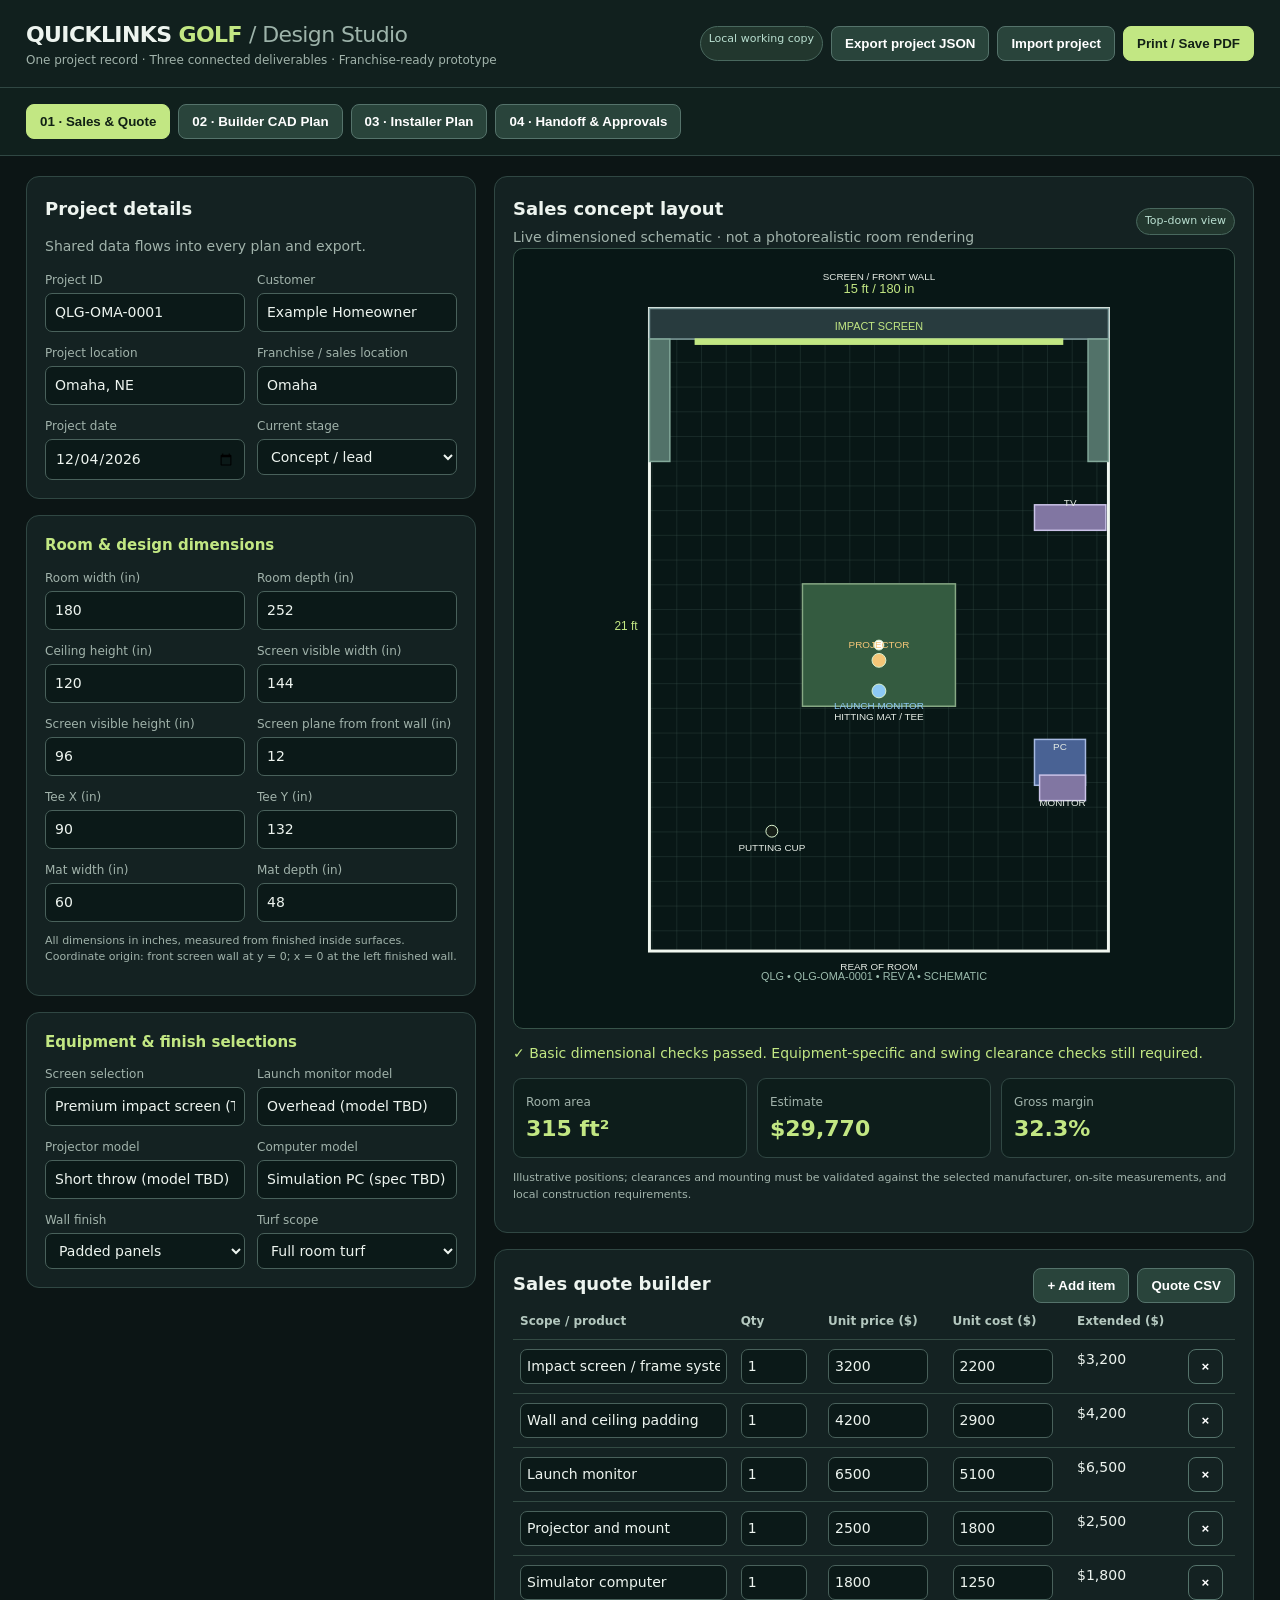
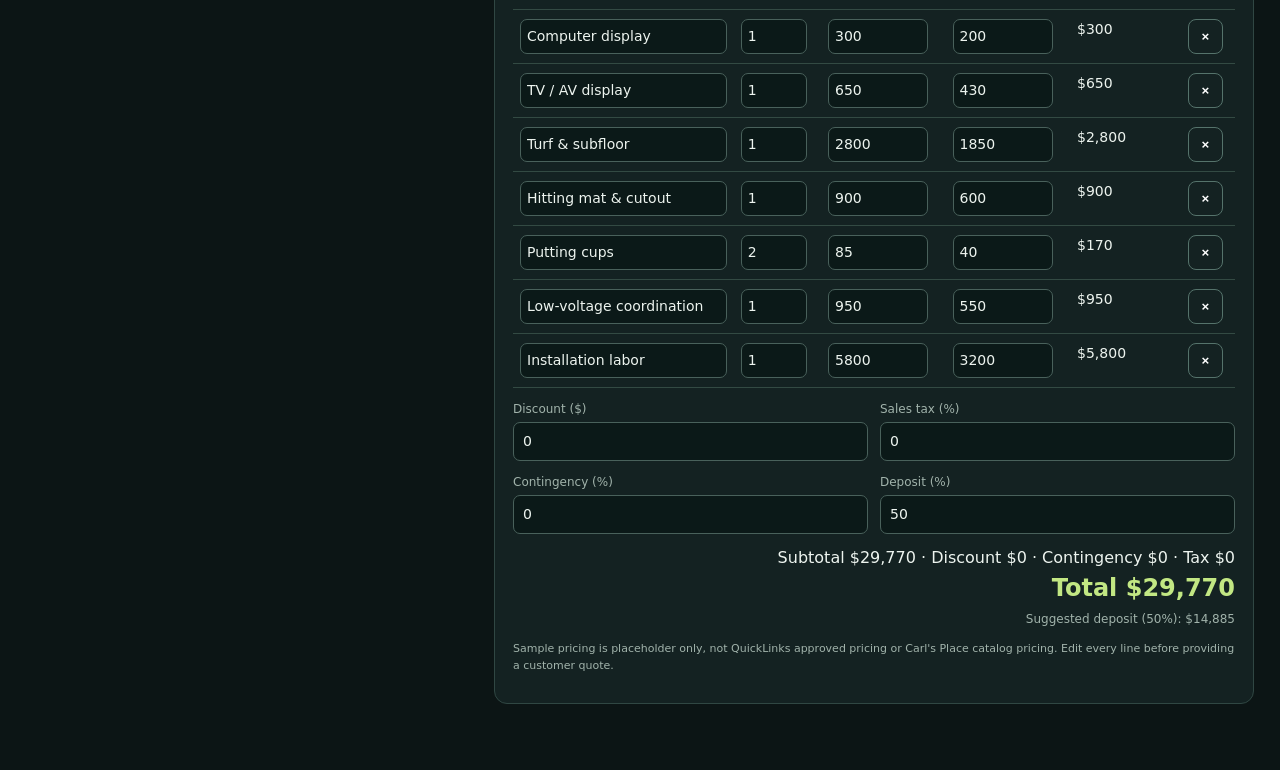
<file: QL Design Prototype/quicklinks_design_studio.html>
<!doctype html><html lang="en"><head><meta charset="utf-8"><meta name="viewport" content="width=device-width, initial-scale=1"><title>QuickLinks Golf | Design Studio</title><style>
:root{--bg:#0c1515;--panel:#142222;--panel2:#1b2e2c;--line:#304743;--lime:#c2e783;--text:#edf4ef;--muted:#a1b3ab;--red:#ffac9b}*{box-sizing:border-box}body{margin:0;background:var(--bg);color:var(--text);font:14px/1.5 Inter,system-ui,Arial,sans-serif}header{background:#11201e;border-bottom:1px solid var(--line);padding:18px 26px;display:flex;align-items:center;justify-content:space-between;gap:15px;flex-wrap:wrap}.brand{font-size:22px;font-weight:850;letter-spacing:-.6px}.brand b{color:var(--lime)}.small{font-size:12px;color:var(--muted)}button,.btn{border:1px solid #55736b;background:#29443b;color:white;border-radius:8px;padding:9px 13px;font-weight:650;cursor:pointer}button:hover{filter:brightness(1.16)}button.primary{background:var(--lime);color:#132116;border-color:var(--lime)}button.ghost{background:transparent}nav{display:flex;gap:8px;flex-wrap:wrap;padding:16px 26px;border-bottom:1px solid var(--line);background:#10201d}nav button.active{background:var(--lime);color:#102014;border-color:var(--lime)}main{max-width:1540px;margin:auto;padding:20px 26px 50px}.two{display:grid;grid-template-columns:minmax(340px,450px) 1fr;gap:18px}.card{background:var(--panel);border:1px solid var(--line);border-radius:13px;padding:18px;margin-bottom:16px}.card h2{font-size:18px;margin:0 0 5px}.card h3{margin:0 0 12px;font-size:15px;color:var(--lime)}.muted{color:var(--muted)}.fieldgrid{display:grid;grid-template-columns:repeat(2,minmax(0,1fr));gap:12px}.field{display:flex;flex-direction:column;gap:4px;min-width:0}.field label{font-size:12px;color:var(--muted)}input,select,textarea{width:100%;background:#0b1918;border:1px solid #49615b;border-radius:7px;color:var(--text);padding:8px 9px;min-width:0;font:inherit}textarea{resize:vertical;min-height:72px}.hint{font-size:11px;color:var(--muted)}.topline{display:flex;justify-content:space-between;gap:12px;align-items:center;flex-wrap:wrap}.pill{font-size:11px;color:#b9dfd0;border:1px solid #49685e;background:#22372e;padding:4px 8px;border-radius:40px}.view{display:none}.view.active{display:block}.canvas{border-radius:10px;background:#081716;border:1px solid #38544a;padding:14px;overflow:auto}.canvas svg{display:block;width:100%;height:auto;min-height:220px}.statrow{display:grid;grid-template-columns:repeat(3,1fr);gap:10px;margin:12px 0}.stat{background:#0d1d1b;border:1px solid var(--line);border-radius:9px;padding:12px}.stat strong{display:block;font-size:22px;color:var(--lime)}table{width:100%;border-collapse:collapse}th,td{text-align:left;border-bottom:1px solid #334a43;padding:9px 7px;vertical-align:top}th{color:#b4c8bf;font-size:12px}td input{padding:6px}.checks{display:grid;grid-template-columns:repeat(2,minmax(0,1fr));gap:6px}.check{background:#0d1b19;padding:8px;border-radius:6px;display:flex;align-items:center;gap:8px}.check input{width:auto}.warn{border-left:3px solid #efbd70;padding:10px;background:#3c3022;color:#ffe2b7;margin:12px 0}.ok{color:var(--lime)}.bad{color:var(--red)}.actions{display:flex;gap:8px;flex-wrap:wrap}.layout2{display:grid;grid-template-columns:1fr 1fr;gap:14px}.sectiontitle{margin:10px 0 14px}.hideprint{}@media(max-width:950px){.two,.layout2{grid-template-columns:1fr}main{padding:16px}header,nav{padding:14px}.fieldgrid{grid-template-columns:repeat(2,minmax(0,1fr))}}@media(max-width:540px){.statrow{grid-template-columns:1fr}.checks{grid-template-columns:1fr}.fieldgrid{grid-template-columns:1fr}}@media print{body{background:white;color:#111}header,nav,.hideprint,.actions{display:none!important}main{padding:0}.view{display:block!important;break-before:page}.card{background:white;color:#111;border:1px solid #bbb;break-inside:avoid}.muted,.small,.hint{color:#555}.canvas{background:white}.canvas svg{background:#10201e}input,select,textarea{color:#111;background:white;border:0;padding:0}.two,.layout2{grid-template-columns:1fr}.pill{color:#222}.stat{background:white;color:#111}.stat strong{color:#143f2a}}
</style></head><body><header><div><div class="brand">QUICKLINKS <b>GOLF</b> <span style="font-weight:400;color:#9db3aa">/ Design Studio</span></div><div class="small">One project record · Three connected deliverables · Franchise-ready prototype</div></div><div class="actions"><span class="pill" id="saveStatus">Local working copy</span><button onclick="exportJSON()">Export project JSON</button><button onclick="document.getElementById('importFile').click()">Import project</button><input id="importFile" type="file" accept=".json" hidden onchange="importJSON(event)"><button class="primary" onclick="window.print()">Print / Save PDF</button></div></header><nav><button class="active" data-tab="sales">01 · Sales & Quote</button><button data-tab="builder">02 · Builder CAD Plan</button><button data-tab="install">03 · Installer Plan</button><button data-tab="handoff">04 · Handoff & Approvals</button></nav><main>
<div id="sales" class="view active"><div class="two"><div><section class="card"><h2>Project details</h2><p class="muted">Shared data flows into every plan and export.</p><div class="fieldgrid" id="projectFields"></div></section><section class="card"><h3>Room & design dimensions</h3><div class="fieldgrid" id="roomFields"></div><p class="hint">All dimensions in inches, measured from finished inside surfaces. Coordinate origin: front screen wall at y = 0; x = 0 at the left finished wall.</p></section><section class="card"><h3>Equipment & finish selections</h3><div class="fieldgrid" id="equipmentFields"></div></section></div><div><section class="card"><div class="topline"><div><h2>Sales concept layout</h2><div class="muted">Live dimensioned schematic · not a photorealistic room rendering</div></div><span class="pill">Top-down view</span></div><div class="canvas" id="salesCanvas"></div><div id="validation"></div><div class="statrow"><div class="stat"><span class="small">Room area</span><strong id="area">—</strong></div><div class="stat"><span class="small">Estimate</span><strong id="total">—</strong></div><div class="stat"><span class="small">Gross margin</span><strong id="margin">—</strong></div></div><p class="hint">Illustrative positions; clearances and mounting must be validated against the selected manufacturer, on-site measurements, and local construction requirements.</p></section><section class="card"><div class="topline"><h2>Sales quote builder</h2><div class="actions hideprint"><button onclick="addLine()">+ Add item</button><button onclick="downloadQuoteCSV()">Quote CSV</button></div></div><div style="overflow-x:auto"><table><thead><tr><th>Scope / product</th><th>Qty</th><th>Unit price ($)</th><th>Unit cost ($)</th><th>Extended ($)</th><th class="hideprint"></th></tr></thead><tbody id="quoteLines"></tbody></table></div><div class="fieldgrid" style="margin-top:12px" id="quoteExtras"></div><div id="quoteSummary" style="text-align:right;margin-top:12px;font-size:16px"></div><p class="hint">Sample pricing is placeholder only, not QuickLinks approved pricing or Carl's Place catalog pricing. Edit every line before providing a customer quote.</p></section></div></div></div>
<div id="builder" class="view"><section class="card"><div class="topline"><div><h2>Builder / remodeling preconstruction set</h2><p class="muted">Shared footprint and coordinate-based locations for field review.</p></div><button onclick="downloadSVG('builderCanvas','QuickLinks_Builder_Plan.svg')">Export SVG</button></div><div class="layout2"><div><h3>Dimensioned plan — schematic</h3><div class="canvas" id="builderCanvas"></div></div><div><h3>Front wall / screen elevation</h3><div class="canvas" id="elevationCanvas"></div></div></div><div class="warn">PRELIMINARY — NOT FOR CONSTRUCTION. The diagram does not certify structural loads, stud locations, approved fasteners, electrical circuit requirements, manufacturer offsets, accessibility, local building-code compliance, or a licensed CAD deliverable.</div></section><section class="card"><h3>Builder coordinate schedule</h3><p class="hint">X from left wall, Y from screen/front wall, Z above finished floor; coordinates are schematic centerlines or target zones, not manufacturer-approved anchors.</p><div style="overflow-x:auto"><table id="coordinateTable"></table></div></section><section class="card"><h3>Pre-drywall coordination notes</h3><div class="fieldgrid" id="builderFields"></div><div class="checks" id="builderChecks" style="margin-top:12px"></div></section></div>
<div id="install" class="view"><section class="card"><div class="topline"><div><h2>Installer placement & finish layout</h2><div class="muted">On-site installer coordination plan with component labels.</div></div><button onclick="downloadSVG('installerCanvas','QuickLinks_Installer_Layout.svg')">Export SVG</button></div><div class="layout2"><div><h3>Top view: finished room</h3><div class="canvas" id="installerCanvas"></div></div><div><h3>Front elevation: impact screen & panels</h3><div class="canvas" id="installerElevation"></div></div></div></section><section class="card"><h3>Installation location controls</h3><div class="fieldgrid" id="placementFields"></div></section><section class="card"><div class="topline"><h3>Install & commissioning checklist</h3><span class="pill" id="progress">0 complete</span></div><div class="checks" id="installerChecks"></div></section></div>
<div id="handoff" class="view"><section class="card"><h2>Project handoff and revision control</h2><p class="muted">Each project moves through the same decision gates across locations.</p><div class="fieldgrid" id="handoffFields"></div></section><section class="card"><h3>Project summary</h3><div id="handoffSummary"></div></section><section class="card"><h3>Deliverable exports</h3><p>Use <b>Print / Save PDF</b> to generate a combined record; export the builder/installer SVGs for drafting reference, the editable quote CSV for estimating, and project JSON as the transferable master record.</p><div class="actions"><button class="primary" onclick="window.print()">Print all deliverables</button><button onclick="exportJSON()">Master JSON</button><button onclick="downloadQuoteCSV()">Quote CSV</button></div><p class="hint">Project records are stored in this browser via local storage. This prototype has no cloud synchronization, access controls, hosted catalog, approvals, true CAD/BIM engine, or franchise database. Transfer JSON manually between devices.</p></section></div>
</main><script>
const defaults={project:'QLG-OMA-0001',customer:'Example Homeowner',location:'Omaha, NE',sales:'Omaha',rev:'A',stage:'Concept / lead',date:new Date().toISOString().slice(0,10),width:180,depth:252,height:120,screenW:144,screenH:96,screenRear:12,teeY:132,teeX:90,matW:60,matD:48,projectorY:138,projectorZ:110,lmY:150,lmZ:112,pcX:161,pcY:178,tvX:165,tvY:82,monitorX:162,monitorY:188,puttX:48,puttY:205,wallPanelD:48,turf:'Full room turf',screen:'Premium impact screen (TBD)',lm:'Overhead (model TBD)',projector:'Short throw (model TBD)',computer:'Simulation PC (spec TBD)',wallFinish:'Padded panels',tax:0,discount:0,deposit:50,contingency:0,builderBacking:'Structural backing locations, spans, load ratings and fasteners: verify with equipment manufacturer and builder.',builderPower:'Dedicated / shared circuits and receptacle locations: verify by licensed electrician; coordinate equipment loads.',builderTubes:'Provide accessible low-voltage pathways with pull strings, bend radius and separation per applicable code.',builderNotes:'Verify wall build-up, floor finish thickness, ceiling obstructions and actual framing prior to rough-in.',installedBy:'Unassigned',verifiedBy:'Unassigned',approvedBy:'Pending customer sign-off',notes:'Concept only. Equipment models and exact throw geometry remain unapproved.'};
const initialLines=[['Impact screen / frame system',1,3200,2200],['Wall and ceiling padding',1,4200,2900],['Launch monitor',1,6500,5100],['Projector and mount',1,2500,1800],['Simulator computer',1,1800,1250],['Computer display',1,300,200],['TV / AV display',1,650,430],['Turf & subfloor',1,2800,1850],['Hitting mat & cutout',1,900,600],['Putting cups',2,85,40],['Low-voltage coordination',1,950,550],['Installation labor',1,5800,3200]];
const buildCheckNames=['Site dimensions confirmed','Framing/backing zones reviewed','Structural anchor details approved','Projector model and throw verified','Launch monitor sensor zone verified','Electrical / circuit plan reviewed','Low-voltage routing reviewed','Owner / builder pre-drywall sign-off'];const installCheckNames=['Room measurements rechecked','Floor datum and finished floor verified','Screen anchors and clearances verified','Screen/frame installed and tensioned','Wall and ceiling panels installed','Launch monitor mounted and calibrated','Projector mounted, focused and aligned','PC, monitor and TV installed','Turf and mat cutouts complete','Putting cups and floor transitions installed','All cords concealed and protected','Ball strike, swing clearance and bounce-back tested','Software, network and AV tested','Photos, as-builts and customer walkthrough completed'];
const storeKey='qlg_design_studio_v1';let saved;try{saved=JSON.parse(localStorage.getItem(storeKey)||'null')}catch{}let state={...defaults,...(saved?.state||{})},lines=saved?.lines||initialLines.map(a=>({name:a[0],qty:a[1],price:a[2],cost:a[3]})),checks={...(saved?.checks||{})};function persist(){try{localStorage.setItem(storeKey,JSON.stringify({state,lines,checks}))}catch{}document.getElementById('saveStatus').textContent='Saved in this browser'}function money(n){return '$'+Number(n||0).toLocaleString('en-US',{maximumFractionDigits:0})}function n(k){return Number(state[k])||0}function f(v){return Number(v).toFixed(1).replace(/\.0$/,'')}function field(k,label,type='text',options){return `<div class="field"><label for="f_${k}">${label}</label>${options?`<select id="f_${k}" data-field="${k}">${options.map(o=>`<option ${state[k]===o?'selected':''}>${o}</option>`).join('')}</select>`:`<input id="f_${k}" data-field="${k}" type="${type}" ${type==='number'?'step="any"':''} value="${String(state[k]??'').replaceAll('&','&amp;').replaceAll('"','&quot;').replaceAll('<','&lt;')}">`}</div>`}
function initFields(){document.getElementById('projectFields').innerHTML=[field('project','Project ID'),field('customer','Customer'),field('location','Project location'),field('sales','Franchise / sales location'),field('date','Project date','date'),field('stage','Current stage','text', ['Concept / lead','Quote pending','Customer approved','Builder coordination','Ready for install','Installation in progress','Completed'])].join('');document.getElementById('roomFields').innerHTML=[field('width','Room width (in)','number'),field('depth','Room depth (in)','number'),field('height','Ceiling height (in)','number'),field('screenW','Screen visible width (in)','number'),field('screenH','Screen visible height (in)','number'),field('screenRear','Screen plane from front wall (in)','number'),field('teeX','Tee X (in)','number'),field('teeY','Tee Y (in)','number'),field('matW','Mat width (in)','number'),field('matD','Mat depth (in)','number')].join('');document.getElementById('equipmentFields').innerHTML=[field('screen','Screen selection'),field('lm','Launch monitor model'),field('projector','Projector model'),field('computer','Computer model'),field('wallFinish','Wall finish','text',['Padded panels','Acoustic carpet','Mixed finish','Custom']),field('turf','Turf scope','text',['Full room turf','Hitting area only','Custom'])].join('');document.getElementById('quoteExtras').innerHTML=[field('discount','Discount ($)','number'),field('tax','Sales tax (%)','number'),field('contingency','Contingency (%)','number'),field('deposit','Deposit (%)','number')].join('');document.getElementById('builderFields').innerHTML=[field('builderBacking','Backing / anchors'),field('builderPower','Electrical / outlets'),field('builderTubes','Tech tubes / low voltage'),field('builderNotes','Architectural / field notes')].join('');document.getElementById('placementFields').innerHTML=[field('projectorY','Projector Y (in)','number'),field('projectorZ','Projector Z (in)','number'),field('lmY','Launch monitor Y (in)','number'),field('lmZ','Launch monitor Z (in)','number'),field('pcX','PC X (in)','number'),field('pcY','PC Y (in)','number'),field('monitorX','Computer monitor X (in)','number'),field('monitorY','Computer monitor Y (in)','number'),field('tvX','TV X (in)','number'),field('tvY','TV Y (in)','number'),field('puttX','Putting cup X (in)','number'),field('puttY','Putting cup Y (in)','number'),field('wallPanelD','Side wall panels depth (in)','number')].join('');document.getElementById('handoffFields').innerHTML=[field('rev','Revision ID'),field('stage','Workflow status','text',['Concept / lead','Quote pending','Customer approved','Builder coordination','Ready for install','Installation in progress','Completed']),field('approvedBy','Customer approval / status'),field('verifiedBy','Builder verification / status'),field('installedBy','Installer / crew'),field('notes','Revision / change notes')].join('');document.querySelectorAll('[data-field]').forEach(el=>el.addEventListener('input',e=>{let k=e.target.dataset.field;state[k]=e.target.type==='number'?Number(e.target.value):e.target.value;document.querySelectorAll(`[data-field="${k}"]`).forEach(other=>{if(other!==e.target)other.value=state[k]});persist();render()}));}
function svgBase(content){return `<svg xmlns="http://www.w3.org/2000/svg" viewBox="0 0 700 760" role="img" aria-label="Illustrative simulator room plan"><defs><pattern id="g" width="25" height="25" patternUnits="userSpaceOnUse"><path d="M25 0H0V25" fill="none" stroke="#385148" stroke-width=".65"/></pattern></defs>${content}</svg>`}function plan(mode){let W=Math.max(1,n('width')),D=Math.max(1,n('depth')),scale=Math.min(590/W,650/D),x=60+(590-W*scale)/2,y=46,px=v=>x+v*scale,py=v=>y+v*scale;let t=(s,xx,yy,size=11,color='#e5ece5',anchor='middle')=>`<text x="${xx}" y="${yy}" font-size="${size}" fill="${color}" text-anchor="${anchor}" font-family="Arial,sans-serif">${s}</text>`,rect=(a,b,w,h,fill,stroke='#91b29d')=>`<rect x="${px(a)}" y="${py(b)}" width="${Math.max(0,w*scale)}" height="${Math.max(0,h*scale)}" fill="${fill}" stroke="${stroke}" stroke-width="1.5"/>`,dot=(a,b,r,c)=>`<circle cx="${px(a)}" cy="${py(b)}" r="${r}" fill="${c}" stroke="#d9f1ce"/>`;let s=`<rect x="${x}" y="${y}" width="${W*scale}" height="${D*scale}" fill="url(#g)" stroke="#f0f7f0" stroke-width="3"/>`;
s+=rect(0,0,W,n('screenRear'),'#283b3e','#82a0a0');s+=rect((W-n('screenW'))/2,n('screenRear'),n('screenW'),2,'#c2e783','#c2e783');s+=t('IMPACT SCREEN',px(W/2),py(n('screenRear'))-9,11,'#c2e783');s+=rect(0,n('screenRear'),Math.min(8,W*.08),Math.min(n('wallPanelD'),D-n('screenRear')),'#527269','#83a99a');s+=rect(W-Math.min(8,W*.08),n('screenRear'),Math.min(8,W*.08),Math.min(n('wallPanelD'),D-n('screenRear')),'#527269','#83a99a');s+=rect(n('teeX')-n('matW')/2,n('teeY')-n('matD')/2,n('matW'),n('matD'),'#345b40','#86a884');s+=dot(n('teeX'),n('teeY'),5,'#ffffff')+t('HITTING MAT / TEE',px(n('teeX')),py(n('teeY')+n('matD')/2)+14,10);s+=dot(W/2,n('projectorY'),7,'#f4c678')+t('PROJECTOR',px(W/2),py(n('projectorY'))-12,10,'#f4c678');s+=dot(W/2,n('lmY'),7,'#8dc9f5')+t('LAUNCH MONITOR',px(W/2),py(n('lmY'))+18,10,'#8dc9f5');s+=rect(n('pcX')-10,n('pcY')-9,20,18,'#496294','#a6b9e1')+t('PC',px(n('pcX')),py(n('pcY'))-12,10);s+=rect(n('monitorX')-9,n('monitorY')-5,18,10,'#8176a2','#cbc3e8')+t('MONITOR',px(n('monitorX')),py(n('monitorY'))+18,10);s+=rect(n('tvX')-14,n('tvY')-5,28,10,'#8176a2','#cbc3e8')+t('TV',px(n('tvX')),py(n('tvY'))-12,10);s+=dot(n('puttX'),n('puttY'),6,'#161e17')+t('PUTTING CUP',px(n('puttX')),py(n('puttY'))+20,10);s+=t(`${f(W/12)} ft / ${W} in`,px(W/2),y-16,13,'#c2e783');s+=t(`${f(D/12)} ft`,x-12,py(D/2),12,'#c2e783','end');s+=t('SCREEN / FRONT WALL',px(W/2),y-29,10);s+=t('REAR OF ROOM',px(W/2),py(D)+19,10);
if(mode==='builder'){let routes=[[W/2,n('projectorY'),n('pcX'),n('pcY')],[W/2,n('lmY'),n('pcX'),n('pcY')],[n('tvX'),n('tvY'),n('pcX'),n('pcY')]];routes.forEach(([a,b,c,d])=>{s+=`<path d="M${px(a)} ${py(b)} L${px(c)} ${py(b)} L${px(c)} ${py(d)}" fill="none" stroke="#ffca88" stroke-width="2" stroke-dasharray="6 5"/>`});[[W/2,n('projectorY'),'PWR/DATA'],[W/2,n('lmY'),'PWR/DATA'],[n('tvX'),n('tvY'),'OUTLET'],[n('pcX'),n('pcY'),'TECH HUB']].forEach(([a,b,label])=>{s+=`<rect x="${px(a)-4}" y="${py(b)-4}" width="8" height="8" fill="#ffc486"/>`});s+=t('Dashed = conceptual tech pathway; verify routing',350,743,11,'#ffca88')}
if(mode==='installer'){s+=t('SIDE WALL PANELS (TYP)',px(W/2),py(Math.min(D-12,n('screenRear')+n('wallPanelD')/2)),11,'#e2ebd6');s+=t('TURF / FINISH FLOOR AREA',px(W/2),py(D-20),11,'#96cfa4')}s+=t(`QLG • ${state.project} • REV ${state.rev} • SCHEMATIC`,350,725,11,'#9cbcae');return svgBase(s)}
function elevation(){let W=Math.max(1,n('width')),H=Math.max(1,n('height')),sc=Math.min(590/W,430/H),x=55+(590-W*sc)/2,y=60,sw=n('screenW'),sh=n('screenH');let s=`<svg xmlns="http://www.w3.org/2000/svg" viewBox="0 0 700 580"><rect x="${x}" y="${y}" width="${W*sc}" height="${H*sc}" fill="#234038" stroke="#fff" stroke-width="3"/>`;for(let i=0;i<W;i+=24){s+=`<line x1="${x+i*sc}" y1="${y}" x2="${x+i*sc}" y2="${y+H*sc}" stroke="#46695b" stroke-width="1"/>`}let screenX=x+(W-sw)*sc/2,screenY=y+(H-sh)*sc/2;s+=`<rect x="${screenX}" y="${screenY}" width="${sw*sc}" height="${sh*sc}" fill="#b8d7c8" stroke="#c2e783" stroke-width="5"/><text x="350" y="${screenY+sh*sc/2}" text-anchor="middle" fill="#0a251a" font-size="20" font-weight="bold">IMPACT SCREEN</text><text x="350" y="${screenY+sh*sc/2+24}" text-anchor="middle" fill="#174533" font-size="13">${sw} × ${sh} in visible area</text><text x="350" y="${y-18}" text-anchor="middle" fill="#c2e783">FRONT ELEVATION • ${W} × ${H} in</text><text x="350" y="540" text-anchor="middle" fill="#c2e783">Padded perimeter — verify panel module sizing and anchor schedule</text></svg>`;return s}
function render(){document.getElementById('salesCanvas').innerHTML=plan('sales');document.getElementById('builderCanvas').innerHTML=plan('builder');document.getElementById('installerCanvas').innerHTML=plan('installer');document.getElementById('elevationCanvas').innerHTML=elevation();document.getElementById('installerElevation').innerHTML=elevation();let a=[];if(n('screenW')>n('width'))a.push('Screen width exceeds room width.');if(n('screenH')>n('height'))a.push('Screen height exceeds ceiling height.');if(n('teeY')<=n('screenRear'))a.push('Tee position is at or ahead of the screen plane.');if(n('teeX')-n('matW')/2<0||n('teeX')+n('matW')/2>n('width'))a.push('Hitting mat exceeds room sidewalls.');if(n('teeY')+n('matD')/2>n('depth'))a.push('Hitting mat extends beyond rear wall.');if(n('screenRear')<12)a.push('Screen offset is below the 12 in planning buffer; verify selected screen system requirements.');if(n('height')<108)a.push('Ceiling under 9 ft; verify golfer swing envelope.');if(n('width')<168)a.push('Width under 14 ft; centered tee may be constrained.');if(n('teeY')-n('screenRear')<120)a.push('Tee under 10 ft from screen; verify recommended hitting distance for model.');document.getElementById('validation').innerHTML=a.length?`<div class="warn"><b>Planning flags</b><ul>${a.map(x=>`<li>${x}</li>`).join('')}</ul></div>`:'<p class="ok">✓ Basic dimensional checks passed. Equipment-specific and swing clearance checks still required.</p>';document.getElementById('area').textContent=f(n('width')*n('depth')/144)+' ft²';document.getElementById('quoteLines').innerHTML=lines.map((l,i)=>`<tr><td><input aria-label="Item" data-row="${i}" data-col="name" value="${esc(l.name)}"></td><td><input aria-label="Quantity" type="number" min="0" step="any" style="width:66px" data-row="${i}" data-col="qty" value="${l.qty}"></td><td><input aria-label="Unit price" type="number" step="any" style="width:100px" data-row="${i}" data-col="price" value="${l.price}"></td><td><input aria-label="Unit cost" type="number" step="any" style="width:100px" data-row="${i}" data-col="cost" value="${l.cost}"></td><td>${money(l.qty*l.price)}</td><td class="hideprint"><button class="ghost" data-remove="${i}" title="Remove row">×</button></td></tr>`).join('');document.querySelectorAll('[data-row]').forEach(e=>e.addEventListener('change',ev=>{let i=+ev.target.dataset.row,c=ev.target.dataset.col;lines[i][c]=c==='name'?ev.target.value:Number(ev.target.value);persist();render()}));document.querySelectorAll('[data-remove]').forEach(e=>e.onclick=()=>{lines.splice(+e.dataset.remove,1);persist();render()});let subtotal=lines.reduce((s,l)=>s+l.qty*l.price,0),cost=lines.reduce((s,l)=>s+l.qty*l.cost,0),afterDiscount=Math.max(0,subtotal-n('discount')),cont=afterDiscount*n('contingency')/100,tax=(afterDiscount+cont)*n('tax')/100,total=afterDiscount+cont+tax,profit=afterDiscount+cont-cost;document.getElementById('total').textContent=money(total);document.getElementById('margin').textContent=(afterDiscount+cont?f(100*profit/(afterDiscount+cont)):0)+'%';document.getElementById('quoteSummary').innerHTML=`Subtotal ${money(subtotal)} · Discount ${money(n('discount'))} · Contingency ${money(cont)} · Tax ${money(tax)}<br><b style="color:var(--lime);font-size:24px">Total ${money(total)}</b><br><span class="small">Suggested deposit (${n('deposit')}%): ${money(total*n('deposit')/100)}</span>`;
let coords=[['Screen plane',n('width')/2,n('screenRear'),null,'Screen system anchor/backing TBD'],['Tee center',n('teeX'),n('teeY'),0,'Finished floor datum'],['Hitting mat cutout center',n('teeX'),n('teeY'),0,`${n('matW')} × ${n('matD')} in nominal; validate product tolerance`],['Overhead launch monitor',n('width')/2,n('lmY'),n('lmZ'),'Centerline only; confirm manufacturer mounting offset'],['Projector',n('width')/2,n('projectorY'),n('projectorZ'),'Lens position must follow approved throw/lens shift'],['Computer / tech hub',n('pcX'),n('pcY'),null,'Power/data/ventilation/service access'],['Computer monitor',n('monitorX'),n('monitorY'),null,'Confirm finished display height'],['TV / AV display',n('tvX'),n('tvY'),null,'Confirm size, backing, mounting height'],['Putting cup',n('puttX'),n('puttY'),0,'Confirm cup size, flooring/subfloor recess']];document.getElementById('coordinateTable').innerHTML='<thead><tr><th>Item</th><th>X (in)</th><th>Y (in)</th><th>Z (in)</th><th>Verification required</th></tr></thead><tbody>'+coords.map(c=>`<tr><td>${c[0]}</td><td>${f(c[1])}</td><td>${f(c[2])}</td><td>${c[3]===null?'TBD':f(c[3])}</td><td>${c[4]}</td></tr>`).join('')+'</tbody>';
let bc=buildCheckNames.filter(k=>checks[k]).length,ic=installCheckNames.filter(k=>checks[k]).length;document.getElementById('progress').textContent=`${ic}/${installCheckNames.length} complete`;document.getElementById('handoffSummary').innerHTML=`<p><b>${esc(state.project)}</b> | ${esc(state.customer)} | ${esc(state.location)} | ${esc(state.sales)} franchise | Revision ${esc(state.rev)}</p><p>Room: ${n('width')} W × ${n('depth')} D × ${n('height')} H in · Screen: ${n('screenW')} × ${n('screenH')} in · Tee: X ${n('teeX')} / Y ${n('teeY')} in</p><p>Quote total: <b>${money(total)}</b> · Builder checkpoints: ${bc}/${buildCheckNames.length} · Installer checkpoints: ${ic}/${installCheckNames.length}</p><p><b>Current status:</b> ${esc(state.stage)} · <b>Customer:</b> ${esc(state.approvedBy)} · <b>Builder:</b> ${esc(state.verifiedBy)}</p><p><b>Revision notes:</b> ${esc(state.notes)}</p><div class="warn">Changes to project dimensions, models, equipment coordinates or scope should trigger a new revision and explicit sign-offs before rough-in or installation.</div>`;}
function esc(s){return String(s??'').replaceAll('&','&amp;').replaceAll('"','&quot;').replaceAll('<','&lt;')}
function addLine(){lines.push({name:'New scope item',qty:1,price:0,cost:0});persist();render()}function download(name,body,type){let b=new Blob([body],{type}),u=URL.createObjectURL(b),a=document.createElement('a');a.href=u;a.download=name;a.click();setTimeout(()=>URL.revokeObjectURL(u),500)}function exportJSON(){download(`${state.project}_rev_${state.rev}.json`,JSON.stringify({schema:'QuickLinks Design Studio 1.0',state,lines,checks,exportedAt:new Date().toISOString()},null,2),'application/json')}function importJSON(e){const file=e.target.files?.[0];if(!file)return;let reader=new FileReader();reader.onload=()=>{try{let d=JSON.parse(reader.result);if(!d.state||!Array.isArray(d.lines))throw Error('Invalid project file');state={...defaults,...d.state};lines=d.lines;checks=d.checks||{};persist();initFields();renderChecks();render()}catch(err){alert('Could not import: '+err.message)}};reader.readAsText(file);e.target.value=''}function downloadQuoteCSV(){let q=s=>'"'+String(s).replaceAll('"','""')+'"',csv=[['Project',state.project],['Customer',state.customer],['Location',state.location],['Revision',state.rev],[],['Description','Quantity','Unit price','Unit cost','Extended price'],...lines.map(l=>[l.name,l.qty,l.price,l.cost,l.qty*l.price])].map(a=>a.map(q).join(',')).join('\r\n');download(`${state.project}_quote.csv`,csv,'text/csv')}function downloadSVG(id,name){let svg=document.querySelector('#'+id+' svg');download(name,new XMLSerializer().serializeToString(svg),'image/svg+xml')}function renderChecks(){for(let [id,arr] of [['builderChecks',buildCheckNames],['installerChecks',installCheckNames]]){document.getElementById(id).innerHTML=arr.map((t,i)=>`<label class="check"><input type="checkbox" data-check="${esc(t)}" ${checks[t]?'checked':''}><span>${i+1}. ${t}</span></label>`).join('')}document.querySelectorAll('[data-check]').forEach(e=>e.onchange=()=>{checks[e.dataset.check]=e.checked;persist();render()})}document.querySelectorAll('nav button').forEach(b=>b.onclick=()=>{document.querySelectorAll('nav button').forEach(x=>x.classList.toggle('active',x===b));document.querySelectorAll('.view').forEach(x=>x.classList.toggle('active',x.id===b.dataset.tab))});initFields();renderChecks();render();
</script></body></html>
</file>
<file: QL Design Prototype/styles.css>
:root {
  --paper: #F2F5F2;
  --surface: #FFFFFF;
  --sunk: #E8EDE9;
  --ink: #14211A;
  --muted: #55665C;
  --line: #D2DBD4;
  --fair: #1B6E43;
  --fair-ink: #FFFFFF;
  --fair-soft: #DCEEE3;
  --turf: #4E9E5F;
  --turf2: #3B8A4D;
  --green: #7CC48A;
  --cad: #1D57A3;
  --cad-soft: #E3ECF8;
  --backing: #C2701A;
  --elec: #C0262D;
  --data: #6B3FB3;
  --tube: #0E8A8A;
  --warn: #9A6200;
  --warn-soft: #FBF0D9;
  --bad: #B42318;
  --bad-soft: #FBE4E1;
  --good: #1B6E43;
  --good-soft: #DCEEE3;
  --wallfill: #E3E8E4;
  --ceil: #D9DFDA;
  --screen: #F7F9FA;
  --sky1: #8EC5EA;
  --sky2: #DCEFFA;
  --hill: #5FA36A;
  --fairway: #7DBF6E;
  --display: "Barlow Condensed", "Arial Narrow", Arial, sans-serif;
  --body: "IBM Plex Sans", system-ui, -apple-system, "Segoe UI", sans-serif;
  --mono: "IBM Plex Mono", ui-monospace, Menlo, Consolas, monospace;
  color-scheme: light;
}

:root[data-theme="dark"] {
  --paper: #0E1411;
  --surface: #151D19;
  --sunk: #1C2621;
  --ink: #E4ECE7;
  --muted: #93A59A;
  --line: #2B3832;
  --fair: #4CBB80;
  --fair-ink: #08130D;
  --fair-soft: #183427;
  --turf: #2F6B3C;
  --turf2: #275B33;
  --green: #3F8A50;
  --cad: #78A9EE;
  --cad-soft: #17253A;
  --backing: #E89A47;
  --elec: #F06A6F;
  --data: #B193EA;
  --tube: #3CC3C3;
  --warn: #E6B04B;
  --warn-soft: #33280F;
  --bad: #F2796D;
  --bad-soft: #3A1916;
  --good: #4CBB80;
  --good-soft: #183427;
  --wallfill: #222D27;
  --ceil: #1B231F;
  --screen: #2A3530;
  --sky1: #2F5F86;
  --sky2: #5D8DB0;
  --hill: #2F6B3C;
  --fairway: #3F8A50;
  color-scheme: dark;
}

* { box-sizing: border-box; }

html { scroll-padding-top: 8px; }

body {
  margin: 0;
  background: var(--paper);
  color: var(--ink);
  font-family: var(--body);
  font-size: 14px;
  line-height: 1.45;
}

button, input, select, textarea { font: inherit; color: inherit; }

button { cursor: pointer; }

:focus-visible { outline: 2px solid var(--fair); outline-offset: 2px; }

.skip {
  position: absolute;
  left: 12px;
  top: -40px;
  background: var(--fair);
  color: var(--fair-ink);
  padding: 8px 12px;
  border-radius: 6px;
  z-index: 30;
}

.skip:focus { top: 12px; }

.wrap {
  padding-left: max(16px, env(safe-area-inset-left, 0px));
  padding-right: max(16px, env(safe-area-inset-right, 0px));
}

header.bar {
  position: sticky;
  top: 0;
  z-index: 5;
  background: var(--surface);
  border-bottom: 1px solid var(--line);
}

.bar-in {
  display: flex;
  flex-wrap: wrap;
  align-items: center;
  gap: 10px 14px;
  padding-block: 10px;
}

.brand { display: flex; align-items: baseline; gap: 8px; margin-right: auto; }

.brand b {
  font-family: var(--display);
  font-size: 24px;
  letter-spacing: 0.02em;
  text-transform: uppercase;
  line-height: 1;
  font-weight: 700;
}

.brand b i { font-style: normal; color: var(--fair); }

.brand span {
  font-family: var(--mono);
  font-size: 11px;
  color: var(--muted);
  text-transform: uppercase;
  letter-spacing: 0.08em;
}

.jobpick { display: flex; flex-wrap: wrap; gap: 8px; align-items: center; }

select, input[type="text"], input[type="number"], textarea {
  background: var(--surface);
  border: 1px solid var(--line);
  border-radius: 6px;
  padding: 6px 8px;
  min-width: 0;
}

input[type="number"] { font-family: var(--mono); width: 100%; }

textarea { width: 100%; resize: vertical; }

.btn {
  border: 1px solid var(--line);
  background: var(--surface);
  border-radius: 6px;
  padding: 6px 12px;
  font-weight: 500;
  white-space: nowrap;
}

.btn:hover { border-color: var(--fair); }

.btn.primary { background: var(--fair); color: var(--fair-ink); border-color: var(--fair); }

.btn.ghost { background: transparent; }

.btn:disabled { opacity: 0.5; cursor: not-allowed; }

.savestate { font-family: var(--mono); font-size: 11px; color: var(--muted); }

nav.tabs { display: flex; gap: 2px; overflow-x: auto; padding-block: 0; }

nav.tabs button {
  border: 0;
  background: none;
  padding: 10px 14px 9px;
  border-bottom: 3px solid transparent;
  font-family: var(--display);
  font-size: 17px;
  letter-spacing: 0.03em;
  text-transform: uppercase;
  color: var(--muted);
  white-space: nowrap;
}

nav.tabs button small {
  font-family: var(--mono);
  font-size: 10px;
  margin-right: 6px;
  opacity: 0.8;
}

nav.tabs button[aria-selected="true"] { color: var(--ink); border-bottom-color: var(--fair); }

main {
  display: grid;
  grid-template-columns: 320px minmax(0, 1fr);
  gap: 20px;
  padding-block: 18px 48px;
  align-items: start;
}

aside.spec {
  background: var(--surface);
  border: 1px solid var(--line);
  border-radius: 10px;
  position: sticky;
  top: 118px;
  max-height: calc(100vh - 136px);
  overflow: auto;
}

.spec h3 {
  font-family: var(--display);
  text-transform: uppercase;
  letter-spacing: 0.05em;
  font-size: 15px;
  margin: 0;
  padding: 10px 14px;
  border-top: 1px solid var(--line);
  display: flex;
  justify-content: space-between;
  align-items: center;
  cursor: pointer;
  user-select: none;
}

.spec details:first-child h3 { border-top: 0; }

.spec summary { list-style: none; }

.spec summary::-webkit-details-marker { display: none; }

.spec summary h3::after { content: "+"; font-family: var(--mono); color: var(--muted); }

.spec details[open] summary h3::after { content: "–"; }

.fields { display: grid; grid-template-columns: 1fr 1fr; gap: 8px 10px; padding: 0 14px 14px; }

.f { display: flex; flex-direction: column; gap: 3px; min-width: 0; }

.f.full { grid-column: 1 / -1; }

.f label {
  font-size: 11px;
  color: var(--muted);
  text-transform: uppercase;
  letter-spacing: 0.06em;
}

.f .hint { font-family: var(--mono); font-size: 10.5px; color: var(--muted); }

.checks { display: flex; flex-wrap: wrap; gap: 6px 12px; }

.checks label {
  display: flex;
  gap: 5px;
  align-items: center;
  text-transform: none;
  letter-spacing: 0;
  font-size: 13px;
  color: var(--ink);
}

.sheet { min-width: 0; display: flex; flex-direction: column; gap: 18px; }

.sheet-head {
  display: flex;
  flex-wrap: wrap;
  gap: 10px 16px;
  align-items: flex-end;
  justify-content: space-between;
}

.sheet-head h1 {
  font-family: var(--display);
  font-size: 34px;
  line-height: 1;
  margin: 0;
  text-transform: uppercase;
  letter-spacing: 0.01em;
  font-weight: 700;
  text-wrap: balance;
}

.sheet-head p { margin: 4px 0 0; color: var(--muted); max-width: 62ch; }

.tb {
  font-family: var(--mono);
  font-size: 11px;
  color: var(--muted);
  display: grid;
  grid-template-columns: auto auto;
  gap: 2px 10px;
  border: 1px solid var(--line);
  border-radius: 6px;
  padding: 6px 10px;
  background: var(--surface);
}

.tb b { color: var(--ink); font-weight: 500; }

.panel { background: var(--surface); border: 1px solid var(--line); border-radius: 10px; min-width: 0; }

.panel-h {
  display: flex;
  flex-wrap: wrap;
  gap: 8px;
  justify-content: space-between;
  align-items: center;
  padding: 10px 14px;
  border-bottom: 1px solid var(--line);
}

.panel-h h2 {
  font-family: var(--display);
  font-size: 18px;
  text-transform: uppercase;
  letter-spacing: 0.04em;
  margin: 0;
  font-weight: 700;
}

.panel-b { padding: 12px 14px; }

.drawing { overflow-x: auto; }

.drawing svg { display: block; width: 100%; height: auto; }

.grid2 { display: grid; grid-template-columns: minmax(0, 1.25fr) minmax(0, 1fr); gap: 18px; }

.stats {
  display: grid;
  grid-template-columns: repeat(auto-fit, minmax(168px, 1fr));
  gap: 1px;
  background: var(--line);
  border: 1px solid var(--line);
  border-radius: 10px;
  overflow: hidden;
}

.stat { background: var(--surface); padding: 10px 12px; }

.stat .k { font-size: 11px; color: var(--muted); text-transform: uppercase; letter-spacing: 0.06em; }

.stat .v {
  font-family: var(--display);
  font-size: 22px;
  line-height: 1.15;
  font-variant-numeric: tabular-nums;
  font-weight: 700;
  white-space: nowrap;
}

.fit {
  display: inline-flex;
  align-items: center;
  gap: 6px;
  font-weight: 600;
  border-radius: 99px;
  padding: 2px 10px;
  font-size: 12px;
}

.fit.good { background: var(--good-soft); color: var(--good); }
.fit.warn { background: var(--warn-soft); color: var(--warn); }
.fit.bad { background: var(--bad-soft); color: var(--bad); }

ul.checklist { list-style: none; margin: 0; padding: 0; display: flex; flex-direction: column; gap: 6px; }

ul.checklist li { display: grid; grid-template-columns: auto 1fr; gap: 8px; align-items: start; font-size: 13px; }

.dot { width: 9px; height: 9px; border-radius: 50%; margin-top: 5px; }

.dot.good { background: var(--good); }
.dot.warn { background: var(--warn); }
.dot.bad { background: var(--bad); }

.tablewrap { overflow-x: auto; }

table { border-collapse: collapse; width: 100%; font-size: 13px; }

th, td { text-align: left; padding: 6px 8px; border-bottom: 1px solid var(--line); vertical-align: top; }

th {
  font-size: 11px;
  text-transform: uppercase;
  letter-spacing: 0.06em;
  color: var(--muted);
  font-weight: 600;
  white-space: nowrap;
}

td.n, th.n { text-align: right; font-family: var(--mono); font-variant-numeric: tabular-nums; white-space: nowrap; }

td.m { font-family: var(--mono); font-size: 12px; white-space: nowrap; }

tr.grp td {
  background: var(--sunk);
  font-size: 11px;
  text-transform: uppercase;
  letter-spacing: 0.06em;
  font-weight: 600;
  color: var(--muted);
}

tr.total td { font-weight: 600; border-bottom: 0; }

tr.grand td { font-family: var(--display); font-size: 22px; border-top: 2px solid var(--ink); border-bottom: 0; font-weight: 700; }

.legend { display: flex; flex-wrap: wrap; gap: 6px 14px; font-size: 12px; color: var(--muted); }

.legend span { display: inline-flex; align-items: center; gap: 6px; }

.sw { width: 18px; height: 10px; border-radius: 2px; display: inline-block; }

.seg { display: inline-flex; border: 1px solid var(--line); border-radius: 6px; overflow: hidden; }

.seg button { border: 0; background: var(--surface); padding: 5px 10px; font-size: 12px; }

.seg button[aria-pressed="true"] { background: var(--ink); color: var(--paper); }

.steps { list-style: none; margin: 0; padding: 0; display: flex; flex-direction: column; }

.steps li { display: grid; grid-template-columns: 28px 1fr; gap: 10px; padding: 9px 0; border-bottom: 1px solid var(--line); }

.steps li:last-child { border-bottom: 0; }

.steps input { width: 18px; height: 18px; margin-top: 2px; accent-color: var(--fair); }

.steps b { display: block; }

.steps small { color: var(--muted); }

.steps li.done b { text-decoration: line-through; color: var(--muted); }

.progress { height: 6px; background: var(--sunk); border-radius: 99px; overflow: hidden; width: 160px; }

.progress i { display: block; height: 100%; background: var(--fair); }

.notes { font-size: 13px; color: var(--muted); margin: 0; padding-left: 18px; }

.notes li { margin-bottom: 4px; }

.pb-grid { display: grid; grid-template-columns: repeat(auto-fill, minmax(240px, 1fr)); gap: 8px 16px; }

.pb-row { display: grid; grid-template-columns: 1fr 110px; gap: 8px; align-items: center; font-size: 13px; min-width: 0; }

.pb-row input { text-align: right; }

.dragread {
  position: fixed;
  z-index: 40;
  pointer-events: none;
  background: var(--ink);
  color: var(--paper);
  font-family: var(--mono);
  font-size: 12px;
  line-height: 1.35;
  padding: 7px 10px;
  border-radius: 6px;
  max-width: min(320px, calc(100vw - 16px));
}

.tvrows { display: flex; flex-direction: column; gap: 8px; padding: 0 14px 14px; }

.tv-card {
  border: 1px solid var(--line);
  border-radius: 8px;
  padding: 8px 8px 10px;
  background: var(--paper);
}

.tv-card > b {
  display: block;
  font-family: var(--display);
  letter-spacing: 0.04em;
  text-transform: uppercase;
  font-size: 13px;
  margin: 0 4px 6px;
}

.tv-fields { padding: 0; }

@media print {
  .dragread { display: none !important; }
}

.toast {
  position: fixed;
  right: max(16px, env(safe-area-inset-right, 0px));
  bottom: calc(16px + env(safe-area-inset-bottom, 0px));
  background: var(--ink);
  color: var(--paper);
  padding: 8px 14px;
  border-radius: 6px;
  font-size: 13px;
  z-index: 20;
}

.joblist { display: flex; flex-direction: column; }

.jobrow {
  display: grid;
  grid-template-columns: minmax(0, 1fr) auto auto;
  gap: 10px;
  align-items: center;
  padding: 8px 0;
  border-bottom: 1px solid var(--line);
}

.status { font-family: var(--mono); font-size: 11px; padding: 2px 8px; border-radius: 99px; background: var(--sunk); }

.example {
  font-family: var(--mono);
  font-size: 11px;
  background: var(--warn-soft);
  color: var(--warn);
  padding: 2px 8px;
  border-radius: 99px;
}

.actions { display: flex; gap: 8px; flex-wrap: wrap; align-items: center; }

.s-wall { fill: none; stroke: var(--ink); stroke-width: 5; }
.s-wallthin { fill: none; stroke: var(--ink); stroke-width: 1.5; }
.s-grid { stroke: var(--line); stroke-width: 0.6; }
.s-turf { fill: var(--turf); opacity: 0.35; }
.s-green { fill: var(--green); opacity: 0.75; stroke: var(--turf2); stroke-width: 1; }
.s-cup { fill: var(--surface); stroke: var(--ink); stroke-width: 1.2; }
.s-cupnum {
  fill: var(--ink);
  font-family: var(--mono);
  font-weight: 500;
  paint-order: stroke;
  stroke: var(--surface);
  stroke-width: 3px;
  stroke-linejoin: round;
}
.s-soffit {
  fill: var(--warn-soft);
  stroke: var(--warn);
  stroke-width: 1.6;
  stroke-dasharray: 7 4;
}
.s-soffitnum {
  fill: var(--warn);
  font-family: var(--mono);
  font-weight: 500;
  paint-order: stroke;
  stroke: var(--surface);
  stroke-width: 3px;
  stroke-linejoin: round;
}
.soffitrows { grid-column: 1 / -1; display: flex; flex-direction: column; gap: 8px; }
.s-mat { fill: var(--sunk); stroke: var(--ink); stroke-width: 1.4; }
.s-matcut { fill: none; stroke: var(--bad); stroke-width: 1.6; stroke-dasharray: 6 4; }
.s-strip { fill: var(--green); stroke: var(--turf2); stroke-width: 0.8; }
.s-light { fill: #f7f3e6; stroke: #c9a227; stroke-width: 1.4; }
.s-lightnum {
  fill: #8a6a12;
  font-family: var(--mono);
  font-weight: 500;
  paint-order: stroke;
  stroke: var(--surface);
  stroke-width: 3px;
  stroke-linejoin: round;
}
.matsize { grid-column: 1 / -1; display: grid; grid-template-columns: 1fr 1fr; gap: 8px 10px; }
.ftin { display: flex; align-items: center; gap: 6px; }
.ftin input { width: 4.2em; }
.ftin span { color: var(--muted); font-size: 12px; }
.matsize .hint { grid-column: 1 / -1; margin: 0; font-size: 12px; color: var(--muted); }
.s-screen { fill: var(--screen); stroke: var(--ink); stroke-width: 3; }
.s-image { fill: var(--sky2); stroke: var(--cad); stroke-width: 1; stroke-dasharray: 4 3; }
.s-panel { fill: var(--wallfill); stroke: var(--muted); stroke-width: 1; }
.s-hush { fill: #2c312f; stroke: #d7e0d8; stroke-width: 0.55; }
.s-hushceil { fill: #3c4642; stroke: #e7eeea; stroke-width: 0.7; opacity: 0.62; }
.s-equip { fill: var(--surface); stroke: var(--ink); stroke-width: 1.6; }
.s-equipfill { fill: var(--ink); }
.s-throw { fill: var(--cad); opacity: 0.08; stroke: var(--cad); stroke-width: 1; stroke-dasharray: 5 4; }
.s-swing { fill: none; stroke: var(--warn); stroke-width: 1.2; stroke-dasharray: 3 3; }
.s-golfer { fill: var(--warn); opacity: 0.25; stroke: var(--warn); stroke-width: 1; }
.s-ball { fill: #fff; stroke: #14211A; stroke-width: 1.2; }
.s-nofix { fill: var(--bad); opacity: 0.06; stroke: var(--bad); stroke-width: 1; stroke-dasharray: 6 4; }
.s-backing { fill: var(--backing); opacity: 0.28; stroke: var(--backing); stroke-width: 1.4; }
.s-elec { fill: var(--surface); stroke: var(--elec); stroke-width: 1.8; }
.s-elecfill { fill: var(--elec); }
.s-data { fill: var(--data); stroke: var(--data); stroke-width: 1; }
.s-tube { fill: none; stroke: var(--tube); stroke-width: 2.2; stroke-dasharray: 9 5; }
.s-dim { stroke: var(--cad); stroke-width: 1; fill: none; }
.s-dimtxt {
  fill: var(--cad);
  font-family: var(--mono);
  font-weight: 500;
  paint-order: stroke;
  stroke: var(--surface);
  stroke-width: 3px;
  stroke-linejoin: round;
}
.s-lbl { fill: var(--ink); font-family: var(--body); font-weight: 500; }
.s-lblm { fill: var(--muted); font-family: var(--body); }
.s-calltxt { fill: var(--paper); font-family: var(--mono); font-weight: 500; }
.s-floor { fill: var(--turf); }
.s-floor2 { fill: var(--turf2); }
.s-ceil { fill: var(--ceil); }
.s-side { fill: var(--wallfill); }
.s-side2 { fill: var(--sunk); }
.s-sky { fill: url(#sky); }
.s-hill { fill: var(--hill); }
.s-fairway { fill: var(--fairway); }
.s-flag { fill: var(--bad); }
.s-pole { stroke: var(--ink); stroke-width: 1; }
.s-tv { fill: #111; stroke: var(--ink); stroke-width: 1.5; }
.s-stud { stroke: var(--muted); stroke-width: 0.5; opacity: 0.6; }
.s-zone { fill: none; stroke: var(--muted); stroke-width: 1; stroke-dasharray: 2 3; }
.s-center { stroke: var(--cad); stroke-width: 1.25; stroke-dasharray: 5 4; fill: none; pointer-events: none; }
.s-ref line { stroke: var(--cad); stroke-width: 1.75; fill: none; vector-effect: non-scaling-stroke; }
.s-reftxt {
  fill: var(--cad);
  font-family: var(--mono);
  font-weight: 500;
  paint-order: stroke;
  stroke: var(--surface);
  stroke-width: 4px;
  stroke-linejoin: round;
}
.drawing svg * { pointer-events: none; }
.drawing svg .s-hit { fill: transparent; stroke: transparent; pointer-events: all; }
.s-drag { cursor: grab; touch-action: none; }
.s-drag:hover .s-hit { stroke: var(--cad); stroke-width: 1.2; }
body.dragging, body.dragging * { cursor: grabbing !important; user-select: none; }

@media (max-width: 1200px) {
  .grid2 { grid-template-columns: minmax(0, 1fr); }
}

@media (max-width: 900px) {
  main { grid-template-columns: minmax(0, 1fr); }
  aside.spec { position: static; max-height: none; }
  .stats { grid-template-columns: repeat(2, minmax(0, 1fr)); }
  .stat .v { font-size: 20px; }
}

@media (prefers-reduced-motion: reduce) {
  * { scroll-behavior: auto !important; }
}

@media print {
  header.bar { position: static; }
  .jobpick, nav.tabs, aside.spec, .btn, .toast, .skip { display: none !important; }
  main { display: block; padding: 0; }
  body { background: white; color: #14211A; }
  .panel, .stat, .tb { break-inside: avoid; }
  .drawing svg { min-width: 0; }
}
</file>
